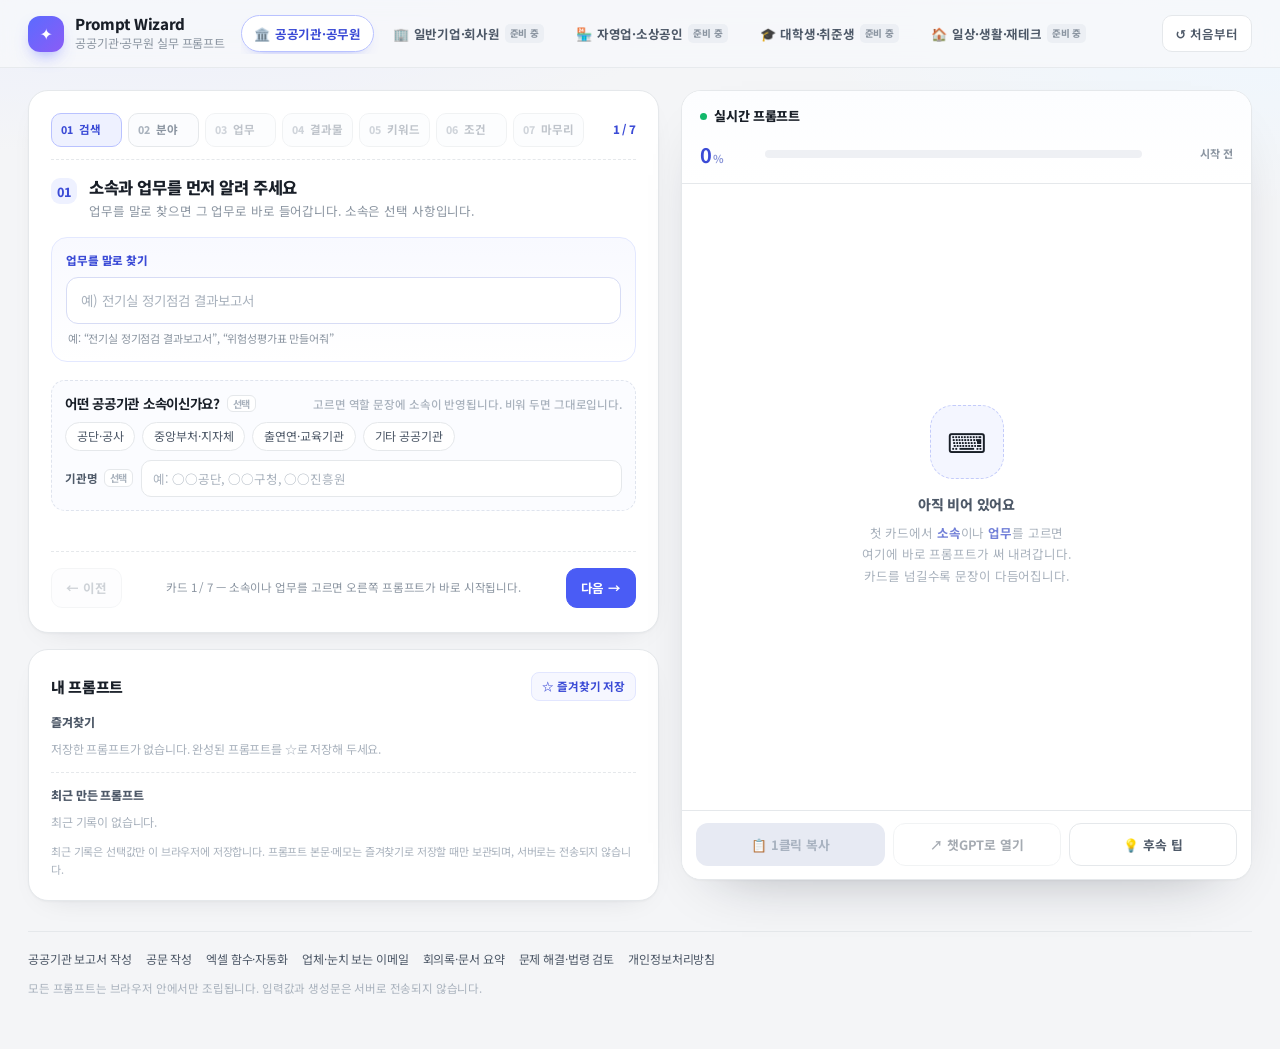
<file: index.html>
<!DOCTYPE html>
<html lang="ko">
<head>
<meta charset="utf-8">
<meta name="viewport" content="width=device-width, initial-scale=1">
<meta name="color-scheme" content="light">
<title>Prompt Wizard · 공공기관 8대 분야 업무 AI 프롬프트 생성기</title>
<meta name="description" content="공공기관 8대 분야 62개 업무에 맞는 AI 프롬프트를 카드 7장으로 만듭니다. 업무를 말로 검색하고 핵심 키워드·세부 조건을 더해 실무 기준으로 조립합니다.">
<meta name="robots" content="index,follow">
<meta name="theme-color" content="#4a5cf5">
<link rel="canonical" href="https://elcue2-cpu.github.io/Prompt-wizard/">
<meta property="og:type" content="website">
<meta property="og:site_name" content="Prompt Wizard">
<meta property="og:locale" content="ko_KR">
<meta property="og:title" content="Prompt Wizard · 공공기관 보고서·공문 AI 프롬프트 생성기">
<meta property="og:description" content="보고서·공문·엑셀·메일·회의록 요약을 개조식 서식에 맞춰 조립하는 무료 AI 프롬프트 위자드. 카드 7장을 넘기며 완성하고 품질 점수로 점검합니다.">
<meta property="og:url" content="https://elcue2-cpu.github.io/Prompt-wizard/">
<meta property="og:image" content="https://elcue2-cpu.github.io/Prompt-wizard/assets/img/og-default.png">
<meta name="twitter:card" content="summary_large_image">
<meta name="twitter:title" content="Prompt Wizard · 공공기관 보고서·공문 AI 프롬프트 생성기">
<meta name="twitter:description" content="공공기관 실무 문서를 위한 AI 프롬프트를 카드 7장으로 조립합니다. 보고서·공문·엑셀·메일·회의록 요약.">
<meta name="twitter:image" content="https://elcue2-cpu.github.io/Prompt-wizard/assets/img/og-default.png">
<link rel="icon" href="data:image/svg+xml,%3Csvg xmlns='http://www.w3.org/2000/svg' viewBox='0 0 100 100'%3E%3Ctext y='.9em' font-size='88'%3E%E2%9C%A8%3C/text%3E%3C/svg%3E">
<link rel="preconnect" href="https://fonts.googleapis.com">
<link rel="preconnect" href="https://fonts.gstatic.com" crossorigin>
<link href="https://fonts.googleapis.com/css2?family=Noto+Sans+KR:wght@400;500;700;800&display=swap" rel="stylesheet">
<link rel="stylesheet" href="assets/css/app.css?v=4.4.3">
</head>
<body>

<noscript>
  <div style="margin:0;padding:14px 18px;background:#fff4e5;color:#8a5a00;font-size:13px;text-align:center;border-bottom:1px solid #ffe2b8">
    이 도구는 자바스크립트로 프롬프트를 조립합니다. 브라우저에서 자바스크립트를 켜고 다시 열어 주세요.
  </div>
</noscript>

<!-- ======================= 상단 바 + 상위 카테고리 ======================= -->
<header class="topbar">
  <div class="topbar-inner">
    <div class="brand">
      <div class="brand-mark" aria-hidden="true">✦</div>
      <div class="brand-text">
        <div class="brand-title">Prompt Wizard</div>
        <div class="brand-sub" id="brandSub">공공기관·공무원 실무 프롬프트</div>
      </div>
    </div>
    <nav class="catnav" id="catNav" aria-label="상위 카테고리"></nav>
    <button type="button" class="reset-btn" id="resetBtn">↺ 처음부터</button>
  </div>
</header>

<main class="app">
  <div class="workspace">

    <!-- =================== 왼쪽: 4단계 위자드 =================== -->
    <div class="col-left">

      <section class="card wizard" id="wizardCard">
        <div class="wizard-top">
          <div class="step-rail" id="stepRail" aria-label="진행 단계"></div>
          <div class="step-count" id="stepCount" aria-live="polite">1 / 7</div>
        </div>

        <!-- 카드 7장 슬라이드 — 한 번에 한 장만 보이고, 이전/다음으로 옆으로 넘어간다 -->
        <div class="wstep-view" id="wstepView">
          <div class="wsteps" id="wsteps">

            <!-- CARD 01 — 소속 & 검색 -->
            <section class="wstep is-active" id="wstep1" data-card="1" aria-label="카드 1 소속과 검색">
              <div class="step-head">
                <span class="step-num">01</span>
                <div>
                  <h2 class="step-title">소속과 업무를 먼저 알려 주세요</h2>
                  <p class="step-sub">업무를 말로 찾으면 그 업무로 바로 들어갑니다. 소속은 선택 사항입니다.</p>
                </div>
              </div>
              <div class="search-box">
                <label class="search-label" for="searchInput">업무를 말로 찾기</label>
                <div class="search-row">
                  <input id="searchInput" type="search" autocomplete="off" spellcheck="false"
                    placeholder="예) 전기실 정기점검 결과보고서" aria-describedby="searchHint">
                  <button type="button" class="search-clear" id="searchClear" hidden aria-label="검색어 지우기">✕</button>
                </div>
                <p class="search-hint" id="searchHint">예: “전기실 정기점검 결과보고서”, “위험성평가표 만들어줘”</p>
                <div class="search-results" id="searchResults" hidden aria-label="검색 결과"></div>
              </div>
              <div class="org-block" id="orgBlock">
                <div class="q-label">
                  <span class="q-label-tx">어떤 공공기관 소속이신가요? <span class="opt-tag">선택</span></span>
                  <span class="q-hint">고르면 역할 문장에 소속이 반영됩니다. 비워 두면 그대로입니다.</span>
                </div>
                <div class="chips org-chips" id="orgTypes" role="group" aria-label="소속 기관 성격"></div>
                <div class="org-name-row">
                  <label class="org-name-label" for="orgName">기관명 <span class="opt-tag">선택</span></label>
                  <input id="orgName" type="text" autocomplete="off" spellcheck="false" maxlength="40"
                    placeholder="예: ○○공단, ○○구청, ○○진흥원">
                </div>
              </div>
            </section>

            <!-- CARD 02 — 담당 분야 -->
            <section class="wstep" id="wstep2" data-card="2" aria-hidden="true" aria-label="카드 2 담당 분야">
              <div class="step-head">
                <span class="step-num">02</span>
                <div>
                  <h2 class="step-title">어떤 분야의 업무를 담당하고 계신가요?</h2>
                  <p class="step-sub">8개 분야 중 하나를 고르면 그 분야의 세부 업무만 이어서 보여 드립니다.</p>
                </div>
              </div>
              <div class="job-grid" id="jobGrid" role="group" aria-label="직무 분야 선택"></div>
            </section>

            <!-- CARD 03 — 세부 업무 -->
            <section class="wstep" id="wstep3" data-card="3" aria-hidden="true" aria-label="카드 3 세부 업무">
              <div class="step-head">
                <span class="step-num">03</span>
                <div>
                  <h2 class="step-title">구체적으로 어떤 업무를 하고 계신가요?</h2>
                  <p class="step-sub" id="taskSub">앞 카드에서 분야를 먼저 골라 주세요.</p>
                </div>
              </div>
              <div class="chips" id="taskChips" role="group" aria-label="세부 업무 선택"></div>
            </section>

            <!-- CARD 04 — 원하는 결과물 -->
            <section class="wstep" id="wstep4" data-card="4" aria-hidden="true" aria-label="카드 4 원하는 결과물">
              <div class="step-head">
                <span class="step-num">04</span>
                <div>
                  <h2 class="step-title">지금 어떤 결과물이 필요하신가요?</h2>
                  <p class="step-sub" id="outSub">결과물을 고르면 필요한 세부 조건만 이어서 묻습니다.</p>
                </div>
              </div>
              <div class="tpl-wrap" id="tplWrap" hidden>
                <div class="tpl-head">
                  <span class="tpl-title">이 업무 전용 특화 템플릿</span>
                  <span class="tpl-count" id="tplCount">0</span>
                  <span class="tpl-note">고르면 결과물·조건이 미리 채워집니다.</span>
                </div>
                <div class="tpl-grid" id="tplGrid" role="group" aria-label="업무 전용 템플릿"></div>
              </div>
              <h3 class="out-head">공통 결과물 7종</h3>
              <div class="out-grid" id="outGrid" role="group" aria-label="결과물 선택"></div>
            </section>

            <!-- CARD 05 — 핵심 키워드 -->
            <section class="wstep" id="wstep5" data-card="5" aria-hidden="true" aria-label="카드 5 핵심 키워드">
              <div class="step-head">
                <span class="step-num">05</span>
                <div>
                  <h2 class="step-title">이번 문서에서 꼭 다룰 핵심 키워드나 주제가 있나요?</h2>
                  <p class="step-sub">한 단어라도 좋습니다. 넣으면 프롬프트가 그 주제를 중심으로 조립됩니다.</p>
                </div>
              </div>
              <div class="kw-box">
                <label class="kw-label" for="keywordInput">핵심 키워드 <span class="opt-tag">선택</span></label>
                <input id="keywordInput" type="text" autocomplete="off" spellcheck="false" maxlength="120"
                  placeholder="예: 동절기 전기실 정전 대비, 노후 장비 교체 예산" aria-describedby="kwHint">
                <div class="kw-examples" id="kwExamples" role="group" aria-label="키워드 예시"></div>
                <p class="kw-hint" id="kwHint">쉼표로 여러 개를 넣어도 됩니다. 예시를 누르면 입력창에 들어가고, 비워 두면 예전과 똑같이 조립됩니다.</p>
              </div>
            </section>

            <!-- CARD 06 — 세부 조건 -->
            <section class="wstep" id="wstep6" data-card="6" aria-hidden="true" aria-label="카드 6 세부 조건">
              <div class="step-head">
                <span class="step-num">06</span>
                <div>
                  <h2 class="step-title">결과물에 맞출 세부 조건을 골라 주세요</h2>
                  <p class="step-sub" id="condSub">꼭 필요한 항목만 묻습니다. 선택 사항은 접어 두었습니다.</p>
                </div>
              </div>

              <div class="frame-wrap" id="frameWrap" hidden>
                <div class="q-label">
                  <span class="q-label-tx">분야 공통 조건</span>
                  <span class="q-hint">이 분야 문서에 늘 필요한 질문입니다. 답한 것만 프롬프트에 들어갑니다.</span>
                </div>
                <div id="frameAsks"></div>
              </div>

              <div id="detailAsks"></div>
              <button type="button" class="more-btn" id="moreAsksBtn" hidden></button>
            </section>

            <!-- CARD 07 — 상세 상황 · 마무리 -->
            <section class="wstep" id="wstep7" data-card="7" aria-hidden="true" aria-label="카드 7 상세 상황과 마무리">
              <div class="step-head">
                <span class="step-num">07</span>
                <div>
                  <h2 class="step-title">마지막으로 구체적인 상황이나 배경을 적어주세요</h2>
                  <p class="step-sub">숫자·기한·이름이 들어가면 결과가 확 좋아집니다. 마지막으로 AI 헛소리 방지 장치를 확인하세요.</p>
                </div>
              </div>

              <div class="memo">
                <div class="memo-top">
                  <span class="q-label-tx" id="memoLabel">핵심 상황·메모</span>
                  <button type="button" class="mini-btn" id="exampleBtn">✨ 예시 채워보기</button>
                </div>
                <textarea id="memo" rows="4" spellcheck="false"
                  placeholder="결과물을 고르면 여기에 어떤 내용을 적으면 되는지 예시로 알려드립니다."></textarea>
                <div class="memo-foot">
                  <span id="memoHint">구체적인 숫자·기한·이름이 들어갈수록 결과가 좋아집니다.</span>
                  <span id="memoCount">0자</span>
                </div>
              </div>

              <div class="guard-block">
                <div class="q-label">
                  <span class="q-label-tx">AI 헛소리 방지 장치</span>
                  <span class="q-hint">필요한 것만 켜 두세요. 여러 개 선택할 수 있습니다.</span>
                </div>
                <div class="guard-list" id="guardrailList" role="group" aria-label="가드레일 선택"></div>
              </div>
            </section>

          </div>
        </div>

        <!-- 카드 이동 — 한 번에 한 장만 보이므로 아래에서 이전/다음을 오간다 -->
        <div class="wstep-nav" id="stepNav">
          <button type="button" class="nav-btn" id="stepPrev">← 이전</button>
          <span class="nav-hint" id="stepNavHint">카드 1 — 소속이나 업무를 고르면 오른쪽 프롬프트가 바로 시작됩니다.</span>
          <button type="button" class="nav-btn is-primary" id="stepNext">다음 →</button>
        </div>
      </section>

      <!-- 광고 자리 1: 위자드와 안내 사이 (승인 전에는 표시되지 않음) -->
      <div class="ad-slot ad-slot--start" id="adStart" data-ad-slot="start" hidden aria-hidden="true"></div>

      <!-- 즐겨찾기 · 최근 프롬프트 (localStorage 사용 가능할 때만) -->
      <section class="card shelf" id="shelfCard" hidden>
        <div class="shelf-head">
          <h2 class="shelf-title">내 프롬프트</h2>
          <div class="shelf-actions">
            <button type="button" class="mini-btn" id="favAdd" disabled>☆ 즐겨찾기 저장</button>
            <button type="button" class="mini-btn" id="favClear" hidden>전체 삭제</button>
          </div>
        </div>
        <div class="shelf-group">
          <h3 class="shelf-sub">즐겨찾기</h3>
          <p class="shelf-empty" id="favEmpty">저장한 프롬프트가 없습니다. 완성된 프롬프트를 ☆로 저장해 두세요.</p>
          <ul class="shelf-list" id="favList"></ul>
        </div>
        <div class="shelf-group">
          <h3 class="shelf-sub">최근 만든 프롬프트</h3>
          <p class="shelf-empty" id="recentEmpty">최근 기록이 없습니다.</p>
          <ul class="shelf-list" id="recentList"></ul>
        </div>
        <p class="shelf-note">최근 기록은 선택값만 이 브라우저에 저장합니다. 프롬프트 본문·메모는 즐겨찾기로 저장할 때만 보관되며, 서버로는 전송되지 않습니다.</p>
      </section>

    </div>

    <!-- =================== 오른쪽(모바일에서는 아래): 실시간 프롬프트 =================== -->
    <aside class="preview-col" id="previewCol" aria-label="프롬프트 실시간 미리보기">
      <div class="preview-head">
        <div class="ph-top">
          <div class="ph-title">
            <span class="live-dot" aria-hidden="true"></span>
            실시간 프롬프트
          </div>
        </div>

        <div class="gauge-row">
          <div class="gauge-num"><b id="pctNum">0</b><small>%</small></div>
          <div class="gauge-track"><div class="gauge-fill" id="gaugeFill"></div></div>
          <div class="gauge-tag" id="pctLabel">시작 전</div>
        </div>
      </div>

      <div class="prompt-body" id="promptBody">
        <div class="empty" id="emptyState">
          <div class="empty-art" aria-hidden="true">⌨️</div>
          <p class="empty-title">아직 비어 있어요</p>
          <p class="empty-desc">첫 카드에서 <b>소속</b>이나 <b>업무</b>를 고르면<br>여기에 바로 프롬프트가 써 내려갑니다.<br>카드를 넘길수록 문장이 다듬어집니다.</p>
        </div>

        <div class="pw-doc" id="promptDoc" hidden>
          <div class="pw-bar" id="pwBar">
            <span class="pw-dot" id="pwDot" aria-hidden="true"></span>
            <span class="pw-status" id="pwStatus">실시간 프롬프트 생성 중…</span>
            <span class="pw-meta" id="pwMeta"></span>
            <button type="button" class="pw-edit" id="pwEdit" aria-pressed="false" aria-controls="pwTextarea">✎ 직접 수정</button>
          </div>

          <div class="pw-editor" id="promptEditor" aria-label="완성된 프롬프트"></div>

          <textarea class="pw-textarea" id="pwTextarea" hidden spellcheck="false" aria-label="프롬프트 직접 수정"></textarea>

          <p class="pw-hint" id="pwHint" hidden>마지막 카드의 <b>핵심 상황·메모</b>를 채우면 “상황은 다음과 같습니다” 문단이 이어집니다.</p>

          <div class="pw-foot" id="pwFoot" hidden>
            <span>선택이 바뀌었어요. 지금은 직접 수정한 글이 그대로 쓰입니다.</span>
            <button type="button" id="pwRebuild">↻ 자동 생성 반영</button>
          </div>
        </div>
      </div>

      <!-- 품질 점검 (AI 호출 없이 화면의 선택값만으로 계산) -->
      <section class="quality" id="qualityPanel" hidden aria-label="프롬프트 품질 점검">
        <button type="button" class="quality-head" id="qualityToggle" aria-expanded="false" aria-controls="qualityBody">
          <span class="quality-score"><b id="qualityScore">0</b><small>점</small></span>
          <span class="quality-title">프롬프트 품질 점검</span>
          <span class="quality-label" id="qualityLabel">시작 전</span>
          <span class="quality-caret" aria-hidden="true">▾</span>
        </button>
        <div class="quality-body" id="qualityBody" hidden>
          <ul class="quality-list" id="qualityList"></ul>
          <p class="quality-note">AI를 부르지 않고, 지금 화면의 선택값만으로 계산합니다.</p>
        </div>
      </section>

      <!-- 광고 자리 2: 완성 영역 아래 (복사 버튼과 150px 이상 이격, 모바일에서는 숨김) -->
      <div class="ad-slot ad-slot--end" id="adEnd" data-ad-slot="end" hidden aria-hidden="true"></div>

      <div class="tips" id="tipsPanel"></div>

      <div class="actions">
        <button type="button" class="btn btn-primary" id="copyBtn" disabled>📋 1클릭 복사</button>
        <a class="btn btn-ghost is-off" id="gptBtn" href="#" target="_blank" rel="noopener noreferrer">↗ 챗GPT로 열기</a>
        <button type="button" class="btn btn-ghost" id="tipsBtn">💡 후속 팁</button>
      </div>
    </aside>

  </div>

  <!-- 광고 자리 3: 메인 하단 (승인 전에는 표시되지 않음) -->
  <div class="ad-slot ad-slot--main" id="adMain" data-ad-slot="main" hidden aria-hidden="true"></div>

  <footer class="site-foot">
    <nav class="foot-links" aria-label="활용 가이드">
      <a href="landing/public-report.html">공공기관 보고서 작성</a>
      <a href="landing/official-document.html">공문 작성</a>
      <a href="landing/excel-automation.html">엑셀 함수·자동화</a>
      <a href="landing/business-email.html">업체·눈치 보는 이메일</a>
      <a href="landing/meeting-summary.html">회의록·문서 요약</a>
      <a href="landing/issue-review.html">문제 해결·법령 검토</a>
      <a href="privacy.html">개인정보처리방침</a>
    </nav>
    <p class="foot-note">모든 프롬프트는 브라우저 안에서만 조립됩니다. 입력값과 생성문은 서버로 전송되지 않습니다.</p>
  </footer>
</main>

<!-- 준비 중 카테고리 안내 모달 (화면·위자드 상태는 그대로 두고 이 팝업만 띄운다) -->
<div class="modal" id="catModal" hidden aria-hidden="true">
  <div class="modal-veil" id="catModalVeil"></div>
  <div class="modal-card" id="catModalCard" role="dialog" aria-modal="true"
       aria-labelledby="catModalTitle" aria-describedby="catModalDesc" tabindex="-1">
    <button type="button" class="modal-x" id="catModalClose" aria-label="닫기">✕</button>
    <div class="modal-ic" id="catModalIcon" aria-hidden="true">🏢</div>
    <p class="modal-kicker">🚧 준비 중인 카테고리예요</p>
    <h2 class="modal-title" id="catModalTitle">준비 중</h2>
    <p class="modal-desc" id="catModalDesc"></p>
    <ul class="modal-list" id="catModalList"></ul>
    <p class="modal-note">지금 보시던 <b>공공기관·공무원</b> 도구와 작성 중인 내용은 그대로예요.</p>
    <div class="modal-acts">
      <button type="button" class="btn btn-primary modal-ok" id="catModalOk">확인</button>
    </div>
  </div>
</div>

<div class="toast" id="toast" role="status" aria-live="polite"></div>
<div class="sr-only" id="liveStatus" aria-live="polite"></div>

<script defer src="assets/js/data/manifest.js?v=4.4.3"></script>
<script defer src="assets/js/data/config.js?v=4.4.3"></script>
<script defer src="assets/js/data/categories.js?v=4.4.3"></script>
<script defer src="assets/js/data/domains.js?v=4.4.3"></script>
<script defer src="assets/js/data/tasks-office.js?v=4.4.3"></script>
<script defer src="assets/js/data/templates-office.js?v=4.4.3"></script>
<script defer src="assets/js/data/frames-office.js?v=4.4.3"></script>
<script defer src="assets/js/data/outputs-office.js?v=4.4.3"></script>
<script defer src="assets/js/data/options-office.js?v=4.4.3"></script>
<script defer src="assets/js/data/taxonomy-alias.js?v=4.4.3"></script>
<script defer src="assets/js/data/search-synonyms.js?v=4.4.3"></script>
<script defer src="assets/js/data/guards.js?v=4.4.3"></script>
<script defer src="assets/js/engine.js?v=4.4.3"></script>
<script defer src="assets/js/search.js?v=4.4.3"></script>
<script defer src="assets/js/quality.js?v=4.4.3"></script>
<script defer src="assets/js/store.js?v=4.4.3"></script>
<script defer src="assets/js/ads.js?v=4.4.3"></script>
<script defer src="assets/js/editor.js?v=4.4.3"></script>
<script defer src="assets/js/app.js?v=4.4.3"></script>
</body>
</html>
</file>
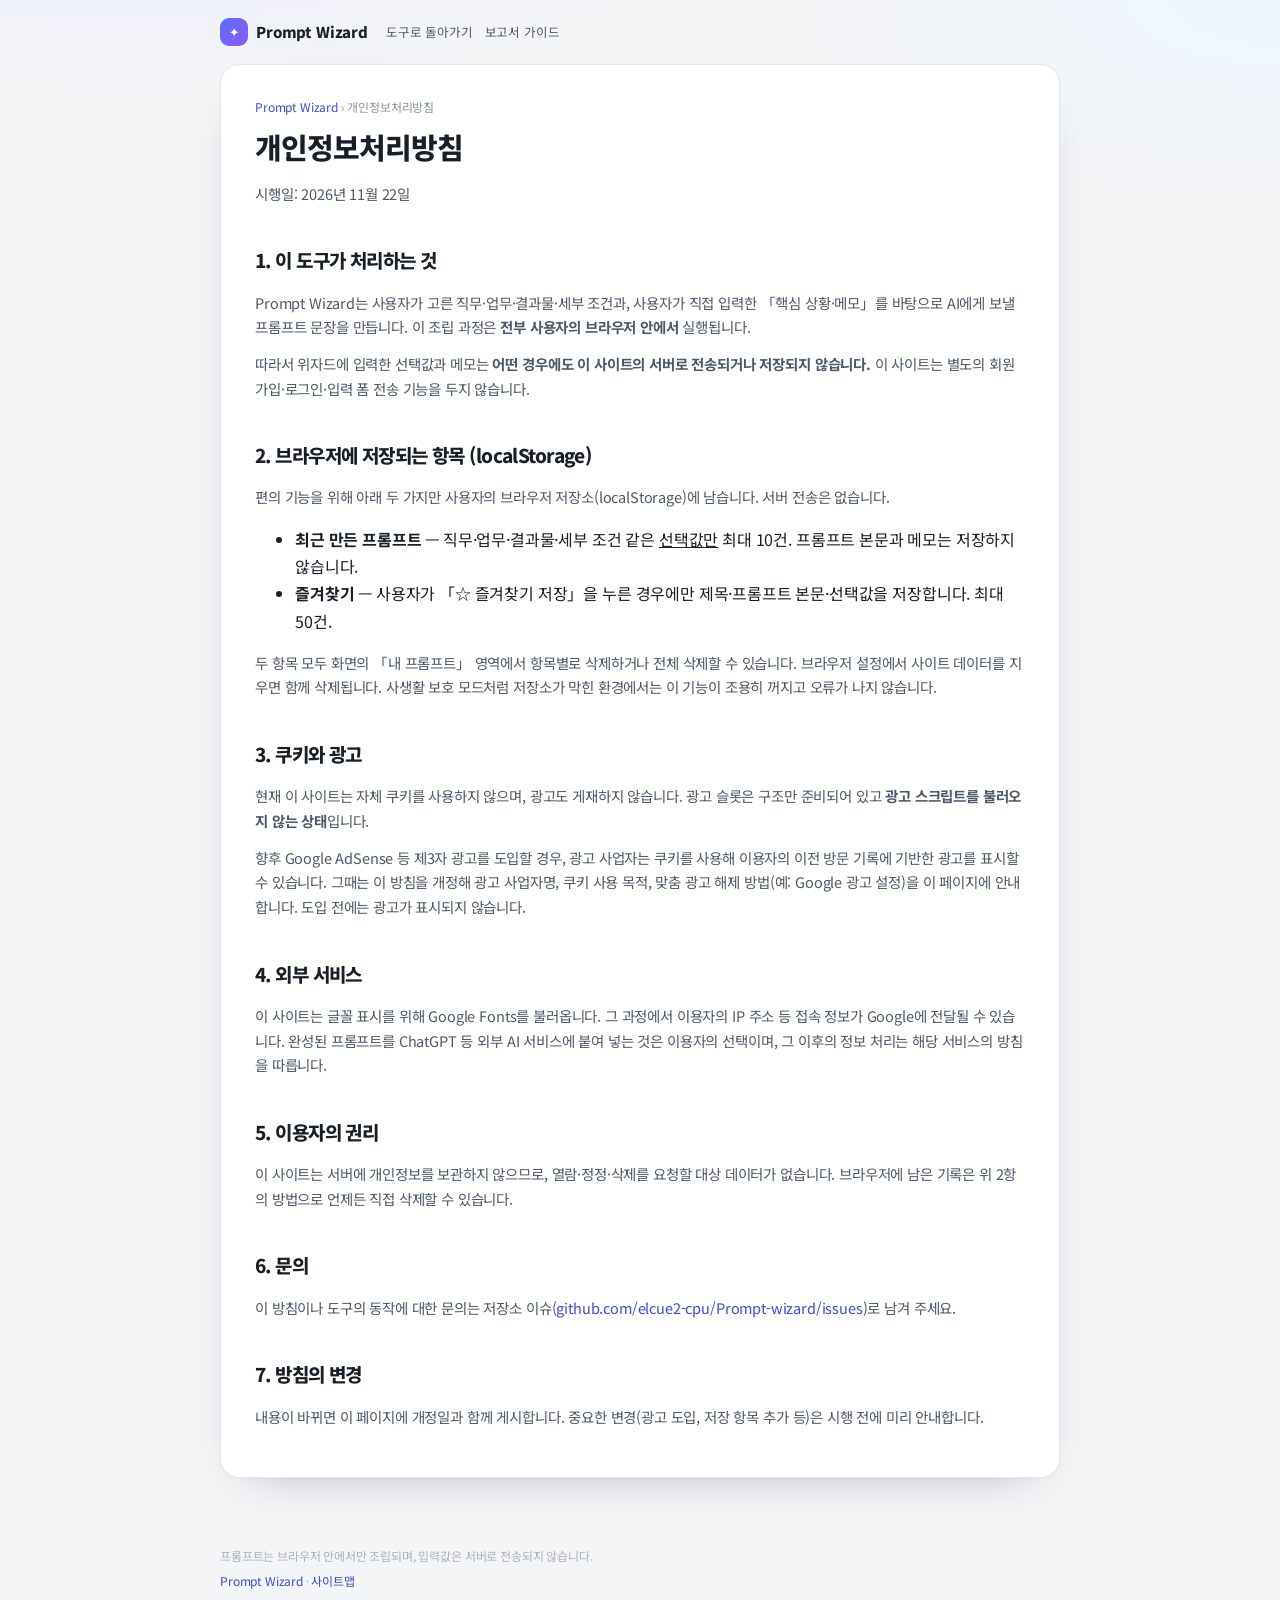
<file: privacy.html>
<!DOCTYPE html>
<html lang="ko">
<head>
<meta charset="utf-8">
<meta name="viewport" content="width=device-width, initial-scale=1">
<meta name="color-scheme" content="light">
<title>개인정보처리방침 · Prompt Wizard</title>
<meta name="description" content="Prompt Wizard의 개인정보처리방침. 모든 프롬프트는 브라우저 안에서만 조립되며 입력값은 서버로 전송되지 않습니다. 브라우저 저장소 항목과 삭제 방법, 향후 광고 쿠키 안내를 담았습니다.">
<meta name="robots" content="index,follow">
<link rel="canonical" href="https://elcue2-cpu.github.io/Prompt-wizard/privacy.html">
<meta property="og:type" content="website">
<meta property="og:site_name" content="Prompt Wizard">
<meta property="og:title" content="개인정보처리방침 · Prompt Wizard">
<meta property="og:description" content="프롬프트는 브라우저 안에서만 조립됩니다. 입력값의 서버 미전송, 브라우저 저장 항목, 삭제 방법을 안내합니다.">
<meta property="og:url" content="https://elcue2-cpu.github.io/Prompt-wizard/privacy.html">
<link rel="icon" href="data:image/svg+xml,%3Csvg xmlns='http://www.w3.org/2000/svg' viewBox='0 0 100 100'%3E%3Ctext y='.9em' font-size='88'%3E%E2%9C%A8%3C/text%3E%3C/svg%3E">
<link rel="preconnect" href="https://fonts.googleapis.com">
<link rel="preconnect" href="https://fonts.gstatic.com" crossorigin>
<link href="https://fonts.googleapis.com/css2?family=Noto+Sans+KR:wght@400;500;700;800&display=swap" rel="stylesheet">
<link rel="stylesheet" href="assets/css/landing.css">
</head>
<body>

<header class="lp-top">
  <a class="lp-brand" href="./"><span class="lp-mark" aria-hidden="true">✦</span> Prompt Wizard</a>
  <nav class="lp-nav" aria-label="안내">
    <a href="./">도구로 돌아가기</a>
    <a href="landing/public-report.html">보고서 가이드</a>
  </nav>
</header>

<main class="lp">
  <article>
    <p class="lp-crumb"><a href="./">Prompt Wizard</a> › 개인정보처리방침</p>
    <h1>개인정보처리방침</h1>
    <p>시행일: 2026년 11월 22일</p>

    <h2>1. 이 도구가 처리하는 것</h2>
    <p>Prompt Wizard는 사용자가 고른 직무·업무·결과물·세부 조건과, 사용자가 직접 입력한 「핵심 상황·메모」를 바탕으로 AI에게 보낼 프롬프트 문장을 만듭니다. 이 조립 과정은 <b>전부 사용자의 브라우저 안에서</b> 실행됩니다.</p>
    <p>따라서 위자드에 입력한 선택값과 메모는 <b>어떤 경우에도 이 사이트의 서버로 전송되거나 저장되지 않습니다.</b> 이 사이트는 별도의 회원가입·로그인·입력 폼 전송 기능을 두지 않습니다.</p>

    <h2>2. 브라우저에 저장되는 항목 (localStorage)</h2>
    <p>편의 기능을 위해 아래 두 가지만 사용자의 브라우저 저장소(localStorage)에 남습니다. 서버 전송은 없습니다.</p>
    <ul>
      <li><b>최근 만든 프롬프트</b> — 직무·업무·결과물·세부 조건 같은 <u>선택값만</u> 최대 10건. 프롬프트 본문과 메모는 저장하지 않습니다.</li>
      <li><b>즐겨찾기</b> — 사용자가 「☆ 즐겨찾기 저장」을 누른 경우에만 제목·프롬프트 본문·선택값을 저장합니다. 최대 50건.</li>
    </ul>
    <p>두 항목 모두 화면의 「내 프롬프트」 영역에서 항목별로 삭제하거나 전체 삭제할 수 있습니다. 브라우저 설정에서 사이트 데이터를 지우면 함께 삭제됩니다. 사생활 보호 모드처럼 저장소가 막힌 환경에서는 이 기능이 조용히 꺼지고 오류가 나지 않습니다.</p>

    <h2>3. 쿠키와 광고</h2>
    <p>현재 이 사이트는 자체 쿠키를 사용하지 않으며, 광고도 게재하지 않습니다. 광고 슬롯은 구조만 준비되어 있고 <b>광고 스크립트를 불러오지 않는 상태</b>입니다.</p>
    <p>향후 Google AdSense 등 제3자 광고를 도입할 경우, 광고 사업자는 쿠키를 사용해 이용자의 이전 방문 기록에 기반한 광고를 표시할 수 있습니다. 그때는 이 방침을 개정해 광고 사업자명, 쿠키 사용 목적, 맞춤 광고 해제 방법(예: Google 광고 설정)을 이 페이지에 안내합니다. 도입 전에는 광고가 표시되지 않습니다.</p>

    <h2>4. 외부 서비스</h2>
    <p>이 사이트는 글꼴 표시를 위해 Google Fonts를 불러옵니다. 그 과정에서 이용자의 IP 주소 등 접속 정보가 Google에 전달될 수 있습니다. 완성된 프롬프트를 ChatGPT 등 외부 AI 서비스에 붙여 넣는 것은 이용자의 선택이며, 그 이후의 정보 처리는 해당 서비스의 방침을 따릅니다.</p>

    <h2>5. 이용자의 권리</h2>
    <p>이 사이트는 서버에 개인정보를 보관하지 않으므로, 열람·정정·삭제를 요청할 대상 데이터가 없습니다. 브라우저에 남은 기록은 위 2항의 방법으로 언제든 직접 삭제할 수 있습니다.</p>

    <h2>6. 문의</h2>
    <p>이 방침이나 도구의 동작에 대한 문의는 저장소 이슈(<a href="https://github.com/elcue2-cpu/Prompt-wizard/issues">github.com/elcue2-cpu/Prompt-wizard/issues</a>)로 남겨 주세요.</p>

    <h2>7. 방침의 변경</h2>
    <p>내용이 바뀌면 이 페이지에 개정일과 함께 게시합니다. 중요한 변경(광고 도입, 저장 항목 추가 등)은 시행 전에 미리 안내합니다.</p>
  </article>
</main>

<footer class="lp-foot">
  <p>프롬프트는 브라우저 안에서만 조립되며, 입력값은 서버로 전송되지 않습니다.</p>
  <p><a href="./">Prompt Wizard</a> · <a href="sitemap.xml">사이트맵</a></p>
</footer>

</body>
</html>
</file>
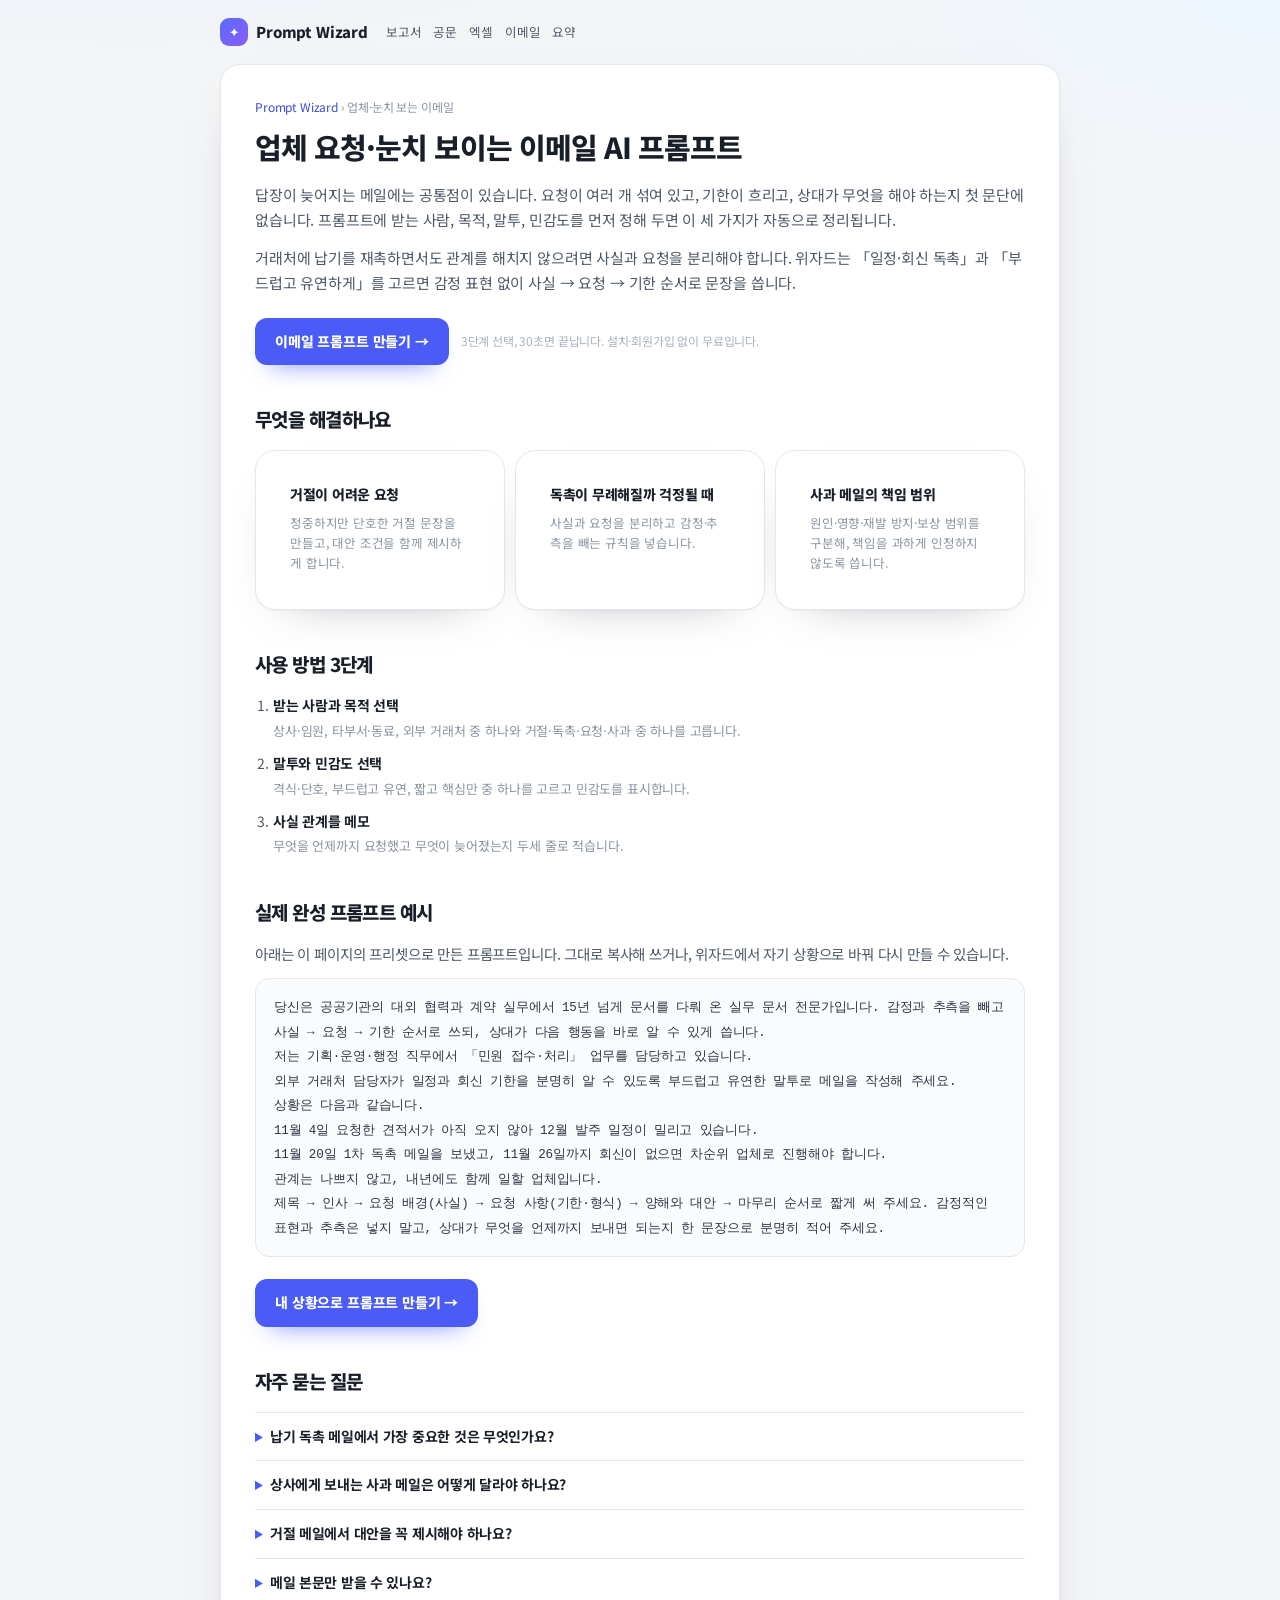
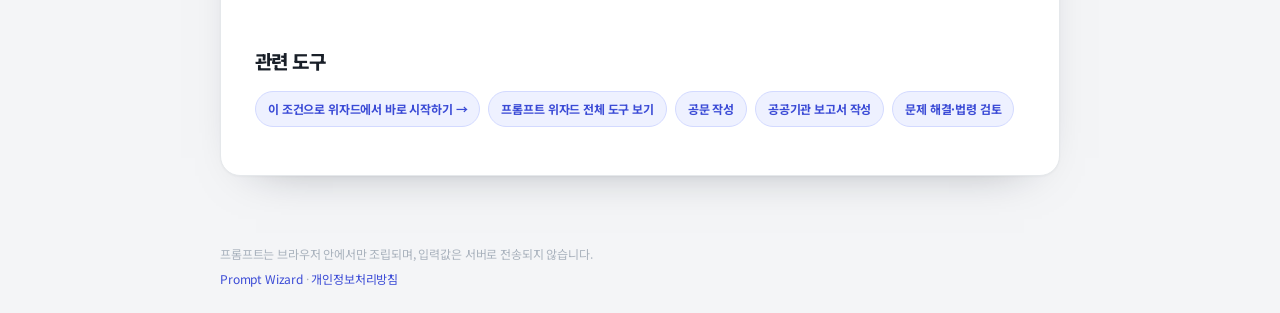
<file: landing/business-email.html>
<!DOCTYPE html>
<html lang="ko">
<head>
<meta charset="utf-8">
<meta name="viewport" content="width=device-width, initial-scale=1">
<meta name="color-scheme" content="light">
<title>업체 요청·눈치 보이는 이메일 AI 프롬프트 · 거절·독촉·사과</title>
<meta name="description" content="납기 독촉, 정중한 거절, 실수 사과, 협조 요청 메일을 상황과 상대에 맞춰 쓰는 AI 프롬프트. 상사·동료·거래처별 말투와 민감도를 골라 문장을 조립합니다.">
<meta name="robots" content="index,follow">
<meta name="theme-color" content="#4a5cf5">
<link rel="canonical" href="https://elcue2-cpu.github.io/Prompt-wizard/landing/business-email.html">
<meta property="og:type" content="article">
<meta property="og:site_name" content="Prompt Wizard">
<meta property="og:locale" content="ko_KR">
<meta property="og:title" content="업체 요청·눈치 보이는 이메일 AI 프롬프트 · 거절·독촉·사과">
<meta property="og:description" content="납기 독촉, 정중한 거절, 실수 사과, 협조 요청 메일을 상황과 상대에 맞춰 쓰는 AI 프롬프트. 상사·동료·거래처별 말투와 민감도를 골라 문장을 조립합니다.">
<meta property="og:url" content="https://elcue2-cpu.github.io/Prompt-wizard/landing/business-email.html">
<meta property="og:image" content="https://elcue2-cpu.github.io/Prompt-wizard/assets/img/og-default.png">
<meta name="twitter:card" content="summary_large_image">
<meta name="twitter:title" content="업체 요청·눈치 보이는 이메일 AI 프롬프트 · 거절·독촉·사과">
<meta name="twitter:description" content="납기 독촉, 정중한 거절, 실수 사과, 협조 요청 메일을 상황과 상대에 맞춰 쓰는 AI 프롬프트. 상사·동료·거래처별 말투와 민감도를 골라 문장을 조립합니다.">
<link rel="icon" href="data:image/svg+xml,%3Csvg xmlns='http://www.w3.org/2000/svg' viewBox='0 0 100 100'%3E%3Ctext y='.9em' font-size='88'%3E%E2%9C%A8%3C/text%3E%3C/svg%3E">
<link rel="preconnect" href="https://fonts.googleapis.com">
<link rel="preconnect" href="https://fonts.gstatic.com" crossorigin>
<link href="https://fonts.googleapis.com/css2?family=Noto+Sans+KR:wght@400;500;700;800&display=swap" rel="stylesheet">
<link rel="stylesheet" href="../assets/css/landing.css">
</head>
<body>

<header class="lp-top">
  <a class="lp-brand" href="../"><span class="lp-mark" aria-hidden="true">✦</span> Prompt Wizard</a>
  <nav class="lp-nav" aria-label="활용 가이드">
    <a href="public-report.html">보고서</a>
    <a href="official-document.html">공문</a>
    <a href="excel-automation.html">엑셀</a>
    <a href="business-email.html">이메일</a>
    <a href="meeting-summary.html">요약</a>
  </nav>
</header>

<main class="lp">
  <article>
    <p class="lp-crumb"><a href="../">Prompt Wizard</a> › 업체·눈치 보는 이메일</p>
    <h1>업체 요청·눈치 보이는 이메일 AI 프롬프트</h1>
    <div class="lp-lead">
      <p>답장이 늦어지는 메일에는 공통점이 있습니다. 요청이 여러 개 섞여 있고, 기한이 흐리고, 상대가 무엇을 해야 하는지 첫 문단에 없습니다. 프롬프트에 받는 사람, 목적, 말투, 민감도를 먼저 정해 두면 이 세 가지가 자동으로 정리됩니다.</p>
      <p>거래처에 납기를 재촉하면서도 관계를 해치지 않으려면 사실과 요청을 분리해야 합니다. 위자드는 「일정·회신 독촉」과 「부드럽고 유연하게」를 고르면 감정 표현 없이 사실 → 요청 → 기한 순서로 문장을 씁니다.</p>
    </div>

    <p class="lp-cta-row">
      <a class="lp-cta" href="../?cat=public&amp;job=offc&amp;task=complaint&amp;out=mail&amp;opt=mailTo%3Avendor%7CmailWhy%3Apush%7CmailTone%3Asoft">이메일 프롬프트 만들기 →</a>
      <span class="lp-cta-note">3단계 선택, 30초면 끝납니다. 설치·회원가입 없이 무료입니다.</span>
    </p>

    <section>
      <h2>무엇을 해결하나요</h2>
      <div class="lp-cards">
        <article class="card-mini"><h3>거절이 어려운 요청</h3><p>정중하지만 단호한 거절 문장을 만들고, 대안 조건을 함께 제시하게 합니다.</p></article>
        <article class="card-mini"><h3>독촉이 무례해질까 걱정될 때</h3><p>사실과 요청을 분리하고 감정·추측을 빼는 규칙을 넣습니다.</p></article>
        <article class="card-mini"><h3>사과 메일의 책임 범위</h3><p>원인·영향·재발 방지·보상 범위를 구분해, 책임을 과하게 인정하지 않도록 씁니다.</p></article>
      </div>
    </section>

    <section>
      <h2>사용 방법 3단계</h2>
      <ol class="lp-steps">
        <li><b>받는 사람과 목적 선택</b><p>상사·임원, 타부서·동료, 외부 거래처 중 하나와 거절·독촉·요청·사과 중 하나를 고릅니다.</p></li>
        <li><b>말투와 민감도 선택</b><p>격식·단호, 부드럽고 유연, 짧고 핵심만 중 하나를 고르고 민감도를 표시합니다.</p></li>
        <li><b>사실 관계를 메모</b><p>무엇을 언제까지 요청했고 무엇이 늦어졌는지 두세 줄로 적습니다.</p></li>
      </ol>
    </section>

    <section>
      <h2>실제 완성 프롬프트 예시</h2>
      <p>아래는 이 페이지의 프리셋으로 만든 프롬프트입니다. 그대로 복사해 쓰거나, 위자드에서 자기 상황으로 바꿔 다시 만들 수 있습니다.</p>
      <pre class="lp-prompt"><code>당신은 공공기관의 대외 협력과 계약 실무에서 15년 넘게 문서를 다뤄 온 실무 문서 전문가입니다. 감정과 추측을 빼고 사실 → 요청 → 기한 순서로 쓰되, 상대가 다음 행동을 바로 알 수 있게 씁니다.
저는 기획·운영·행정 직무에서 「민원 접수·처리」 업무를 담당하고 있습니다.
외부 거래처 담당자가 일정과 회신 기한을 분명히 알 수 있도록 부드럽고 유연한 말투로 메일을 작성해 주세요.
상황은 다음과 같습니다.
11월 4일 요청한 견적서가 아직 오지 않아 12월 발주 일정이 밀리고 있습니다.
11월 20일 1차 독촉 메일을 보냈고, 11월 26일까지 회신이 없으면 차순위 업체로 진행해야 합니다.
관계는 나쁘지 않고, 내년에도 함께 일할 업체입니다.
제목 → 인사 → 요청 배경(사실) → 요청 사항(기한·형식) → 양해와 대안 → 마무리 순서로 짧게 써 주세요. 감정적인 표현과 추측은 넣지 말고, 상대가 무엇을 언제까지 보내면 되는지 한 문장으로 분명히 적어 주세요.</code></pre>
      <p class="lp-cta-row">
        <a class="lp-cta" href="../?cat=public&amp;job=offc&amp;task=complaint&amp;out=mail&amp;opt=mailTo%3Avendor%7CmailWhy%3Apush%7CmailTone%3Asoft">내 상황으로 프롬프트 만들기 →</a>
      </p>
    </section>

    <!-- 광고 자리(랜딩): 승인 전에는 스크립트가 슬롯을 그리지 않습니다 -->
    <div class="ad-slot" data-ad-slot="landing" hidden aria-hidden="true"></div>

    <section>
      <h2>자주 묻는 질문</h2>
      <details class="faq"><summary>납기 독촉 메일에서 가장 중요한 것은 무엇인가요?</summary><p>요청과 기한을 한 문장으로 분명히 하는 것입니다. 감정적인 표현이나 추측(「연락이 없어 걱정됩니다」)은 빼고, 무엇을 언제까지 어떤 형식으로 받으면 되는지 적으면 답장률이 올라갑니다.</p></details>
        <details class="faq"><summary>상사에게 보내는 사과 메일은 어떻게 달라야 하나요?</summary><p>원인과 영향, 이미 한 조치, 재발 방지를 순서대로 쓰고 변명은 넣지 않습니다. 위자드에서 「상사 보고」 민감도를 고르면 책임 범위를 과하게 인정하지 않도록 문장이 조정됩니다.</p></details>
        <details class="faq"><summary>거절 메일에서 대안을 꼭 제시해야 하나요?</summary><p>관계를 이어 갈 상대라면 제안하는 편이 좋습니다. 조건(일정·범위·비용)을 한 줄로 붙이면 거절이 아니라 조정 요청으로 읽힙니다.</p></details>
        <details class="faq"><summary>메일 본문만 받을 수 있나요?</summary><p>가능합니다. 가드레일에서 「바로 복붙할 본문만 출력」을 켜면 인사말·설명 없이 본문만 나옵니다.</p></details>
    </section>

    <section>
      <h2>관련 도구</h2>
      <p class="lp-links">
      <a class="inline-cta" href="../?cat=public&amp;job=offc&amp;task=complaint&amp;out=mail&amp;opt=mailTo%3Avendor%7CmailWhy%3Apush%7CmailTone%3Asoft">이 조건으로 위자드에서 바로 시작하기 →</a>
      <a class="inline-cta" href="../">프롬프트 위자드 전체 도구 보기</a>
      <a class="inline-cta" href="official-document.html">공문 작성</a>
      <a class="inline-cta" href="public-report.html">공공기관 보고서 작성</a>
      <a class="inline-cta" href="issue-review.html">문제 해결·법령 검토</a>
      </p>
    </section>
  </article>
</main>

<footer class="lp-foot">
  <p>프롬프트는 브라우저 안에서만 조립되며, 입력값은 서버로 전송되지 않습니다.</p>
  <p><a href="../">Prompt Wizard</a> · <a href="../privacy.html">개인정보처리방침</a></p>
</footer>

<script type="application/ld+json">{"@context":"https://schema.org","@type":"FAQPage","mainEntity":[{"@type":"Question","name":"납기 독촉 메일에서 가장 중요한 것은 무엇인가요?","acceptedAnswer":{"@type":"Answer","text":"요청과 기한을 한 문장으로 분명히 하는 것입니다. 감정적인 표현이나 추측(「연락이 없어 걱정됩니다」)은 빼고, 무엇을 언제까지 어떤 형식으로 받으면 되는지 적으면 답장률이 올라갑니다."}},{"@type":"Question","name":"상사에게 보내는 사과 메일은 어떻게 달라야 하나요?","acceptedAnswer":{"@type":"Answer","text":"원인과 영향, 이미 한 조치, 재발 방지를 순서대로 쓰고 변명은 넣지 않습니다. 위자드에서 「상사 보고」 민감도를 고르면 책임 범위를 과하게 인정하지 않도록 문장이 조정됩니다."}},{"@type":"Question","name":"거절 메일에서 대안을 꼭 제시해야 하나요?","acceptedAnswer":{"@type":"Answer","text":"관계를 이어 갈 상대라면 제안하는 편이 좋습니다. 조건(일정·범위·비용)을 한 줄로 붙이면 거절이 아니라 조정 요청으로 읽힙니다."}},{"@type":"Question","name":"메일 본문만 받을 수 있나요?","acceptedAnswer":{"@type":"Answer","text":"가능합니다. 가드레일에서 「바로 복붙할 본문만 출력」을 켜면 인사말·설명 없이 본문만 나옵니다."}}]}</script>
<script defer src="../assets/js/data/config.js"></script>
<script defer src="../assets/js/ads.js"></script>
</body>
</html>
</file>
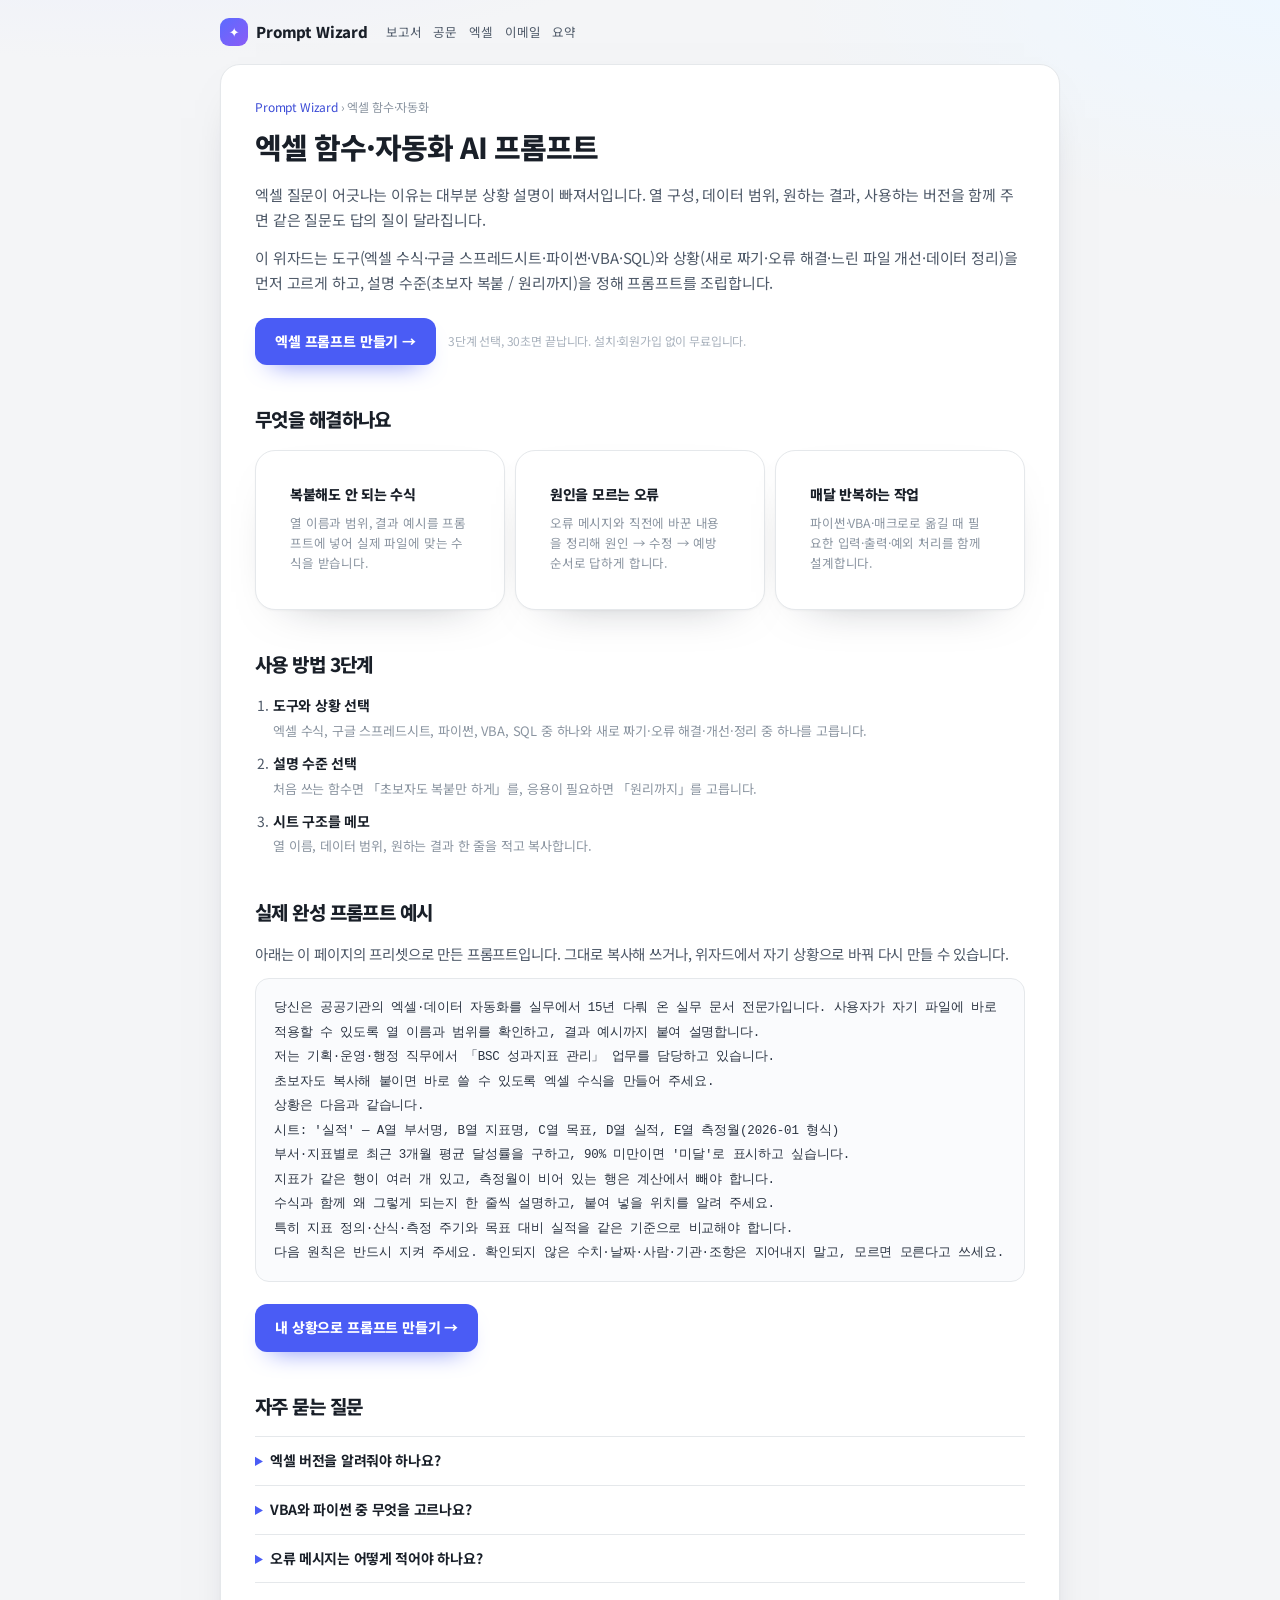
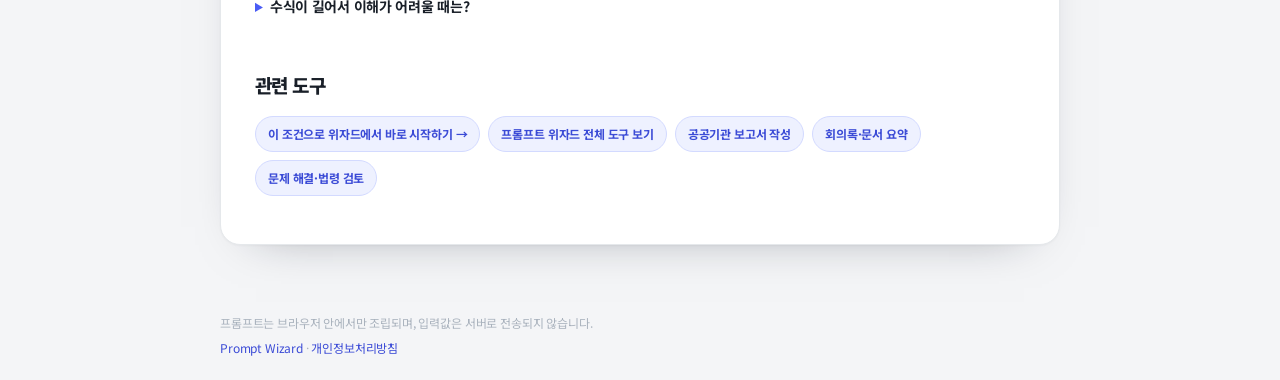
<file: landing/excel-automation.html>
<!DOCTYPE html>
<html lang="ko">
<head>
<meta charset="utf-8">
<meta name="viewport" content="width=device-width, initial-scale=1">
<meta name="color-scheme" content="light">
<title>엑셀 함수·자동화 AI 프롬프트 · 오류 해결과 데이터 정리</title>
<meta name="description" content="엑셀 수식, VBA 매크로, 파이썬 자동화, SQL 쿼리를 상황에 맞게 설명하는 AI 프롬프트. 초보자용 복붙 설명과 원리 설명을 골라 받고, 오류 메시지 해결까지 다룹니다.">
<meta name="robots" content="index,follow">
<meta name="theme-color" content="#4a5cf5">
<link rel="canonical" href="https://elcue2-cpu.github.io/Prompt-wizard/landing/excel-automation.html">
<meta property="og:type" content="article">
<meta property="og:site_name" content="Prompt Wizard">
<meta property="og:locale" content="ko_KR">
<meta property="og:title" content="엑셀 함수·자동화 AI 프롬프트 · 오류 해결과 데이터 정리">
<meta property="og:description" content="엑셀 수식, VBA 매크로, 파이썬 자동화, SQL 쿼리를 상황에 맞게 설명하는 AI 프롬프트. 초보자용 복붙 설명과 원리 설명을 골라 받고, 오류 메시지 해결까지 다룹니다.">
<meta property="og:url" content="https://elcue2-cpu.github.io/Prompt-wizard/landing/excel-automation.html">
<meta property="og:image" content="https://elcue2-cpu.github.io/Prompt-wizard/assets/img/og-default.png">
<meta name="twitter:card" content="summary_large_image">
<meta name="twitter:title" content="엑셀 함수·자동화 AI 프롬프트 · 오류 해결과 데이터 정리">
<meta name="twitter:description" content="엑셀 수식, VBA 매크로, 파이썬 자동화, SQL 쿼리를 상황에 맞게 설명하는 AI 프롬프트. 초보자용 복붙 설명과 원리 설명을 골라 받고, 오류 메시지 해결까지 다룹니다.">
<link rel="icon" href="data:image/svg+xml,%3Csvg xmlns='http://www.w3.org/2000/svg' viewBox='0 0 100 100'%3E%3Ctext y='.9em' font-size='88'%3E%E2%9C%A8%3C/text%3E%3C/svg%3E">
<link rel="preconnect" href="https://fonts.googleapis.com">
<link rel="preconnect" href="https://fonts.gstatic.com" crossorigin>
<link href="https://fonts.googleapis.com/css2?family=Noto+Sans+KR:wght@400;500;700;800&display=swap" rel="stylesheet">
<link rel="stylesheet" href="../assets/css/landing.css">
</head>
<body>

<header class="lp-top">
  <a class="lp-brand" href="../"><span class="lp-mark" aria-hidden="true">✦</span> Prompt Wizard</a>
  <nav class="lp-nav" aria-label="활용 가이드">
    <a href="public-report.html">보고서</a>
    <a href="official-document.html">공문</a>
    <a href="excel-automation.html">엑셀</a>
    <a href="business-email.html">이메일</a>
    <a href="meeting-summary.html">요약</a>
  </nav>
</header>

<main class="lp">
  <article>
    <p class="lp-crumb"><a href="../">Prompt Wizard</a> › 엑셀 함수·자동화</p>
    <h1>엑셀 함수·자동화 AI 프롬프트</h1>
    <div class="lp-lead">
      <p>엑셀 질문이 어긋나는 이유는 대부분 상황 설명이 빠져서입니다. 열 구성, 데이터 범위, 원하는 결과, 사용하는 버전을 함께 주면 같은 질문도 답의 질이 달라집니다.</p>
      <p>이 위자드는 도구(엑셀 수식·구글 스프레드시트·파이썬·VBA·SQL)와 상황(새로 짜기·오류 해결·느린 파일 개선·데이터 정리)을 먼저 고르게 하고, 설명 수준(초보자 복붙 / 원리까지)을 정해 프롬프트를 조립합니다.</p>
    </div>

    <p class="lp-cta-row">
      <a class="lp-cta" href="../?cat=public&amp;job=biz&amp;task=performance&amp;out=excel&amp;opt=tool%3Aexcel%7Cxl%3Abuild%7Cdepth%3Abeginner">엑셀 프롬프트 만들기 →</a>
      <span class="lp-cta-note">3단계 선택, 30초면 끝납니다. 설치·회원가입 없이 무료입니다.</span>
    </p>

    <section>
      <h2>무엇을 해결하나요</h2>
      <div class="lp-cards">
        <article class="card-mini"><h3>복붙해도 안 되는 수식</h3><p>열 이름과 범위, 결과 예시를 프롬프트에 넣어 실제 파일에 맞는 수식을 받습니다.</p></article>
        <article class="card-mini"><h3>원인을 모르는 오류</h3><p>오류 메시지와 직전에 바꾼 내용을 정리해 원인 → 수정 → 예방 순서로 답하게 합니다.</p></article>
        <article class="card-mini"><h3>매달 반복하는 작업</h3><p>파이썬·VBA·매크로로 옮길 때 필요한 입력·출력·예외 처리를 함께 설계합니다.</p></article>
      </div>
    </section>

    <section>
      <h2>사용 방법 3단계</h2>
      <ol class="lp-steps">
        <li><b>도구와 상황 선택</b><p>엑셀 수식, 구글 스프레드시트, 파이썬, VBA, SQL 중 하나와 새로 짜기·오류 해결·개선·정리 중 하나를 고릅니다.</p></li>
        <li><b>설명 수준 선택</b><p>처음 쓰는 함수면 「초보자도 복붙만 하게」를, 응용이 필요하면 「원리까지」를 고릅니다.</p></li>
        <li><b>시트 구조를 메모</b><p>열 이름, 데이터 범위, 원하는 결과 한 줄을 적고 복사합니다.</p></li>
      </ol>
    </section>

    <section>
      <h2>실제 완성 프롬프트 예시</h2>
      <p>아래는 이 페이지의 프리셋으로 만든 프롬프트입니다. 그대로 복사해 쓰거나, 위자드에서 자기 상황으로 바꿔 다시 만들 수 있습니다.</p>
      <pre class="lp-prompt"><code>당신은 공공기관의 엑셀·데이터 자동화를 실무에서 15년 다뤄 온 실무 문서 전문가입니다. 사용자가 자기 파일에 바로 적용할 수 있도록 열 이름과 범위를 확인하고, 결과 예시까지 붙여 설명합니다.
저는 기획·운영·행정 직무에서 「BSC 성과지표 관리」 업무를 담당하고 있습니다.
초보자도 복사해 붙이면 바로 쓸 수 있도록 엑셀 수식을 만들어 주세요.
상황은 다음과 같습니다.
시트: &#x27;실적&#x27; — A열 부서명, B열 지표명, C열 목표, D열 실적, E열 측정월(2026-01 형식)
부서·지표별로 최근 3개월 평균 달성률을 구하고, 90% 미만이면 &#x27;미달&#x27;로 표시하고 싶습니다.
지표가 같은 행이 여러 개 있고, 측정월이 비어 있는 행은 계산에서 빼야 합니다.
수식과 함께 왜 그렇게 되는지 한 줄씩 설명하고, 붙여 넣을 위치를 알려 주세요.
특히 지표 정의·산식·측정 주기와 목표 대비 실적을 같은 기준으로 비교해야 합니다.
다음 원칙은 반드시 지켜 주세요. 확인되지 않은 수치·날짜·사람·기관·조항은 지어내지 말고, 모르면 모른다고 쓰세요.</code></pre>
      <p class="lp-cta-row">
        <a class="lp-cta" href="../?cat=public&amp;job=biz&amp;task=performance&amp;out=excel&amp;opt=tool%3Aexcel%7Cxl%3Abuild%7Cdepth%3Abeginner">내 상황으로 프롬프트 만들기 →</a>
      </p>
    </section>

    <!-- 광고 자리(랜딩): 승인 전에는 스크립트가 슬롯을 그리지 않습니다 -->
    <div class="ad-slot" data-ad-slot="landing" hidden aria-hidden="true"></div>

    <section>
      <h2>자주 묻는 질문</h2>
      <details class="faq"><summary>엑셀 버전을 알려줘야 하나요?</summary><p>네. Microsoft 365, 2019, 2016처럼 버전을 적으면 동적 배열 함수(FILTER, XLOOKUP) 사용 가능 여부를 구분해 답합니다. 버전을 모르면 호환되는 함수로 먼저 제안하도록 요청하세요.</p></details>
        <details class="faq"><summary>VBA와 파이썬 중 무엇을 고르나요?</summary><p>그 파일을 계속 손으로 쓸 거라면 VBA가 편하고, 여러 파일을 한꺼번에 처리하거나 정기 실행이 필요하면 파이썬이 낫습니다. 위자드에서는 도구 선택만 바꾸면 문장이 그에 맞게 조립됩니다.</p></details>
        <details class="faq"><summary>오류 메시지는 어떻게 적어야 하나요?</summary><p>오류 문구 전체, 오류가 나는 셀·행, 직전에 바꾼 내용을 그대로 적는 것이 가장 빠릅니다. 메모에 세 줄로 정리해 넣으면 원인 → 수정 → 예방 순서로 답이 나옵니다.</p></details>
        <details class="faq"><summary>수식이 길어서 이해가 어려울 때는?</summary><p>설명 수준에서 「원리까지 간단히」를 고르면 각 함수의 역할과 계산 순서를 풀어 설명합니다. 초보자 모드는 복붙용 수식과 적용 위치만 짧게 제시합니다.</p></details>
    </section>

    <section>
      <h2>관련 도구</h2>
      <p class="lp-links">
      <a class="inline-cta" href="../?cat=public&amp;job=biz&amp;task=performance&amp;out=excel&amp;opt=tool%3Aexcel%7Cxl%3Abuild%7Cdepth%3Abeginner">이 조건으로 위자드에서 바로 시작하기 →</a>
      <a class="inline-cta" href="../">프롬프트 위자드 전체 도구 보기</a>
      <a class="inline-cta" href="public-report.html">공공기관 보고서 작성</a>
      <a class="inline-cta" href="meeting-summary.html">회의록·문서 요약</a>
      <a class="inline-cta" href="issue-review.html">문제 해결·법령 검토</a>
      </p>
    </section>
  </article>
</main>

<footer class="lp-foot">
  <p>프롬프트는 브라우저 안에서만 조립되며, 입력값은 서버로 전송되지 않습니다.</p>
  <p><a href="../">Prompt Wizard</a> · <a href="../privacy.html">개인정보처리방침</a></p>
</footer>

<script type="application/ld+json">{"@context":"https://schema.org","@type":"FAQPage","mainEntity":[{"@type":"Question","name":"엑셀 버전을 알려줘야 하나요?","acceptedAnswer":{"@type":"Answer","text":"네. Microsoft 365, 2019, 2016처럼 버전을 적으면 동적 배열 함수(FILTER, XLOOKUP) 사용 가능 여부를 구분해 답합니다. 버전을 모르면 호환되는 함수로 먼저 제안하도록 요청하세요."}},{"@type":"Question","name":"VBA와 파이썬 중 무엇을 고르나요?","acceptedAnswer":{"@type":"Answer","text":"그 파일을 계속 손으로 쓸 거라면 VBA가 편하고, 여러 파일을 한꺼번에 처리하거나 정기 실행이 필요하면 파이썬이 낫습니다. 위자드에서는 도구 선택만 바꾸면 문장이 그에 맞게 조립됩니다."}},{"@type":"Question","name":"오류 메시지는 어떻게 적어야 하나요?","acceptedAnswer":{"@type":"Answer","text":"오류 문구 전체, 오류가 나는 셀·행, 직전에 바꾼 내용을 그대로 적는 것이 가장 빠릅니다. 메모에 세 줄로 정리해 넣으면 원인 → 수정 → 예방 순서로 답이 나옵니다."}},{"@type":"Question","name":"수식이 길어서 이해가 어려울 때는?","acceptedAnswer":{"@type":"Answer","text":"설명 수준에서 「원리까지 간단히」를 고르면 각 함수의 역할과 계산 순서를 풀어 설명합니다. 초보자 모드는 복붙용 수식과 적용 위치만 짧게 제시합니다."}}]}</script>
<script defer src="../assets/js/data/config.js"></script>
<script defer src="../assets/js/ads.js"></script>
</body>
</html>
</file>
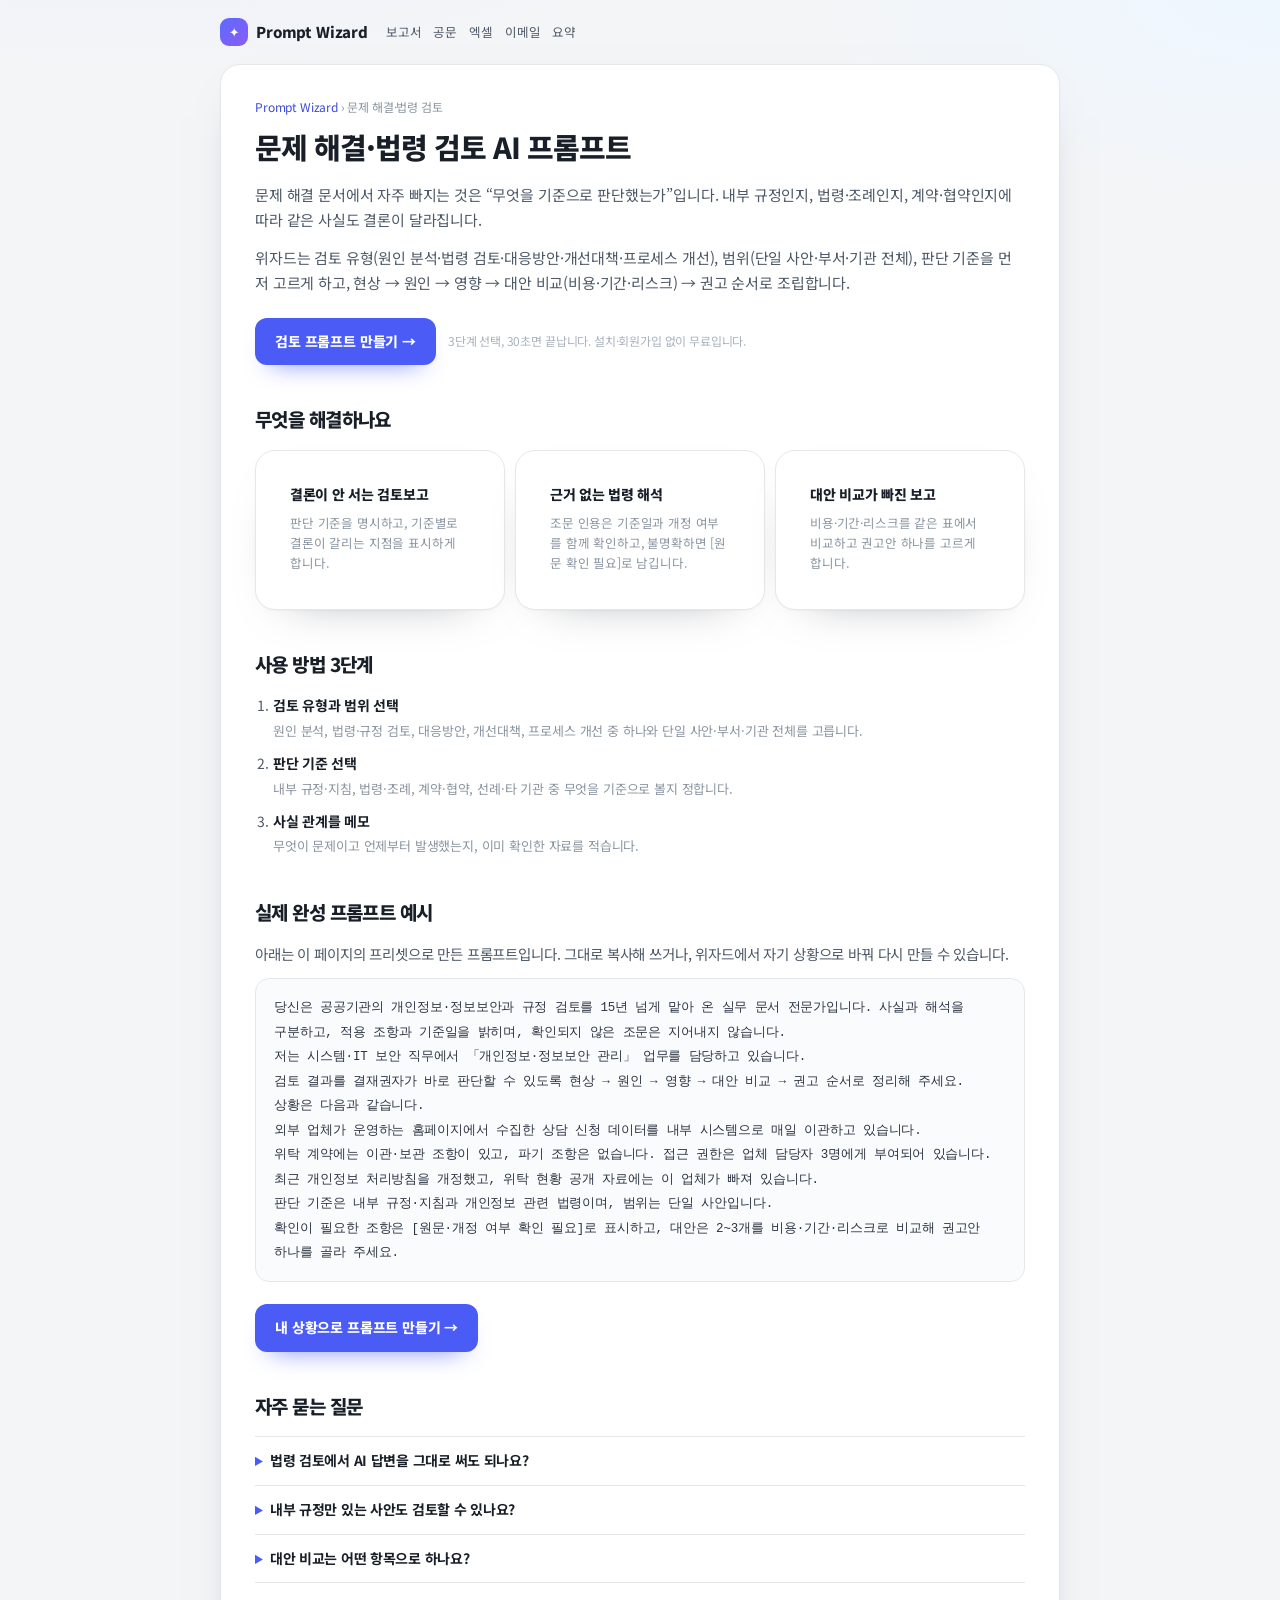
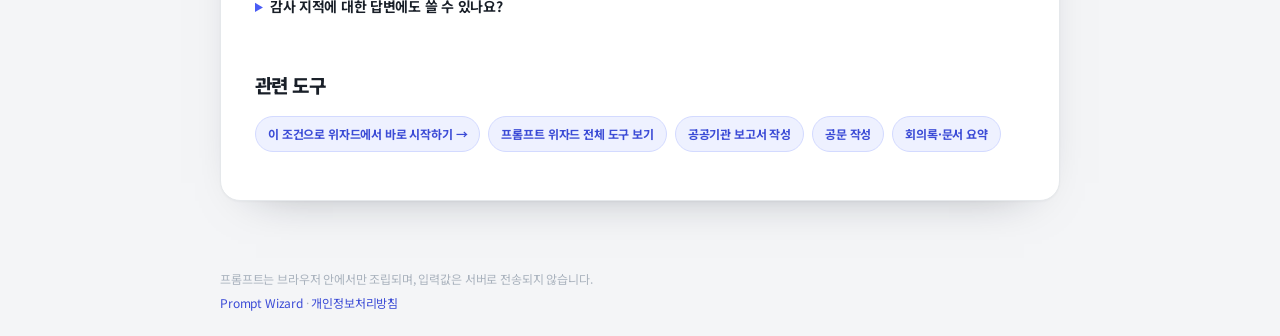
<file: landing/issue-review.html>
<!DOCTYPE html>
<html lang="ko">
<head>
<meta charset="utf-8">
<meta name="viewport" content="width=device-width, initial-scale=1">
<meta name="color-scheme" content="light">
<title>문제 해결·법령 검토 AI 프롬프트 · 원인 분석과 대응방안</title>
<meta name="description" content="업무 문제의 원인 분석, 법령·규정 검토, 대응방안 도출을 현상 → 원인 → 영향 → 대안 비교 → 권고 순서로 정리하는 AI 프롬프트. 판단 기준과 범위를 먼저 정합니다.">
<meta name="robots" content="index,follow">
<meta name="theme-color" content="#4a5cf5">
<link rel="canonical" href="https://elcue2-cpu.github.io/Prompt-wizard/landing/issue-review.html">
<meta property="og:type" content="article">
<meta property="og:site_name" content="Prompt Wizard">
<meta property="og:locale" content="ko_KR">
<meta property="og:title" content="문제 해결·법령 검토 AI 프롬프트 · 원인 분석과 대응방안">
<meta property="og:description" content="업무 문제의 원인 분석, 법령·규정 검토, 대응방안 도출을 현상 → 원인 → 영향 → 대안 비교 → 권고 순서로 정리하는 AI 프롬프트. 판단 기준과 범위를 먼저 정합니다.">
<meta property="og:url" content="https://elcue2-cpu.github.io/Prompt-wizard/landing/issue-review.html">
<meta property="og:image" content="https://elcue2-cpu.github.io/Prompt-wizard/assets/img/og-default.png">
<meta name="twitter:card" content="summary_large_image">
<meta name="twitter:title" content="문제 해결·법령 검토 AI 프롬프트 · 원인 분석과 대응방안">
<meta name="twitter:description" content="업무 문제의 원인 분석, 법령·규정 검토, 대응방안 도출을 현상 → 원인 → 영향 → 대안 비교 → 권고 순서로 정리하는 AI 프롬프트. 판단 기준과 범위를 먼저 정합니다.">
<link rel="icon" href="data:image/svg+xml,%3Csvg xmlns='http://www.w3.org/2000/svg' viewBox='0 0 100 100'%3E%3Ctext y='.9em' font-size='88'%3E%E2%9C%A8%3C/text%3E%3C/svg%3E">
<link rel="preconnect" href="https://fonts.googleapis.com">
<link rel="preconnect" href="https://fonts.gstatic.com" crossorigin>
<link href="https://fonts.googleapis.com/css2?family=Noto+Sans+KR:wght@400;500;700;800&display=swap" rel="stylesheet">
<link rel="stylesheet" href="../assets/css/landing.css">
</head>
<body>

<header class="lp-top">
  <a class="lp-brand" href="../"><span class="lp-mark" aria-hidden="true">✦</span> Prompt Wizard</a>
  <nav class="lp-nav" aria-label="활용 가이드">
    <a href="public-report.html">보고서</a>
    <a href="official-document.html">공문</a>
    <a href="excel-automation.html">엑셀</a>
    <a href="business-email.html">이메일</a>
    <a href="meeting-summary.html">요약</a>
  </nav>
</header>

<main class="lp">
  <article>
    <p class="lp-crumb"><a href="../">Prompt Wizard</a> › 문제 해결·법령 검토</p>
    <h1>문제 해결·법령 검토 AI 프롬프트</h1>
    <div class="lp-lead">
      <p>문제 해결 문서에서 자주 빠지는 것은 “무엇을 기준으로 판단했는가”입니다. 내부 규정인지, 법령·조례인지, 계약·협약인지에 따라 같은 사실도 결론이 달라집니다.</p>
      <p>위자드는 검토 유형(원인 분석·법령 검토·대응방안·개선대책·프로세스 개선), 범위(단일 사안·부서·기관 전체), 판단 기준을 먼저 고르게 하고, 현상 → 원인 → 영향 → 대안 비교(비용·기간·리스크) → 권고 순서로 조립합니다.</p>
    </div>

    <p class="lp-cta-row">
      <a class="lp-cta" href="../?cat=public&amp;job=it&amp;task=privacy&amp;out=review&amp;opt=issue%3Acause%7Cscope%3Acase%7Cbasis%3Ainternal">검토 프롬프트 만들기 →</a>
      <span class="lp-cta-note">3단계 선택, 30초면 끝납니다. 설치·회원가입 없이 무료입니다.</span>
    </p>

    <section>
      <h2>무엇을 해결하나요</h2>
      <div class="lp-cards">
        <article class="card-mini"><h3>결론이 안 서는 검토보고</h3><p>판단 기준을 명시하고, 기준별로 결론이 갈리는 지점을 표시하게 합니다.</p></article>
        <article class="card-mini"><h3>근거 없는 법령 해석</h3><p>조문 인용은 기준일과 개정 여부를 함께 확인하고, 불명확하면 [원문 확인 필요]로 남깁니다.</p></article>
        <article class="card-mini"><h3>대안 비교가 빠진 보고</h3><p>비용·기간·리스크를 같은 표에서 비교하고 권고안 하나를 고르게 합니다.</p></article>
      </div>
    </section>

    <section>
      <h2>사용 방법 3단계</h2>
      <ol class="lp-steps">
        <li><b>검토 유형과 범위 선택</b><p>원인 분석, 법령·규정 검토, 대응방안, 개선대책, 프로세스 개선 중 하나와 단일 사안·부서·기관 전체를 고릅니다.</p></li>
        <li><b>판단 기준 선택</b><p>내부 규정·지침, 법령·조례, 계약·협약, 선례·타 기관 중 무엇을 기준으로 볼지 정합니다.</p></li>
        <li><b>사실 관계를 메모</b><p>무엇이 문제이고 언제부터 발생했는지, 이미 확인한 자료를 적습니다.</p></li>
      </ol>
    </section>

    <section>
      <h2>실제 완성 프롬프트 예시</h2>
      <p>아래는 이 페이지의 프리셋으로 만든 프롬프트입니다. 그대로 복사해 쓰거나, 위자드에서 자기 상황으로 바꿔 다시 만들 수 있습니다.</p>
      <pre class="lp-prompt"><code>당신은 공공기관의 개인정보·정보보안과 규정 검토를 15년 넘게 맡아 온 실무 문서 전문가입니다. 사실과 해석을 구분하고, 적용 조항과 기준일을 밝히며, 확인되지 않은 조문은 지어내지 않습니다.
저는 시스템·IT 보안 직무에서 「개인정보·정보보안 관리」 업무를 담당하고 있습니다.
검토 결과를 결재권자가 바로 판단할 수 있도록 현상 → 원인 → 영향 → 대안 비교 → 권고 순서로 정리해 주세요.
상황은 다음과 같습니다.
외부 업체가 운영하는 홈페이지에서 수집한 상담 신청 데이터를 내부 시스템으로 매일 이관하고 있습니다.
위탁 계약에는 이관·보관 조항이 있고, 파기 조항은 없습니다. 접근 권한은 업체 담당자 3명에게 부여되어 있습니다.
최근 개인정보 처리방침을 개정했고, 위탁 현황 공개 자료에는 이 업체가 빠져 있습니다.
판단 기준은 내부 규정·지침과 개인정보 관련 법령이며, 범위는 단일 사안입니다.
확인이 필요한 조항은 [원문·개정 여부 확인 필요]로 표시하고, 대안은 2~3개를 비용·기간·리스크로 비교해 권고안 하나를 골라 주세요.</code></pre>
      <p class="lp-cta-row">
        <a class="lp-cta" href="../?cat=public&amp;job=it&amp;task=privacy&amp;out=review&amp;opt=issue%3Acause%7Cscope%3Acase%7Cbasis%3Ainternal">내 상황으로 프롬프트 만들기 →</a>
      </p>
    </section>

    <!-- 광고 자리(랜딩): 승인 전에는 스크립트가 슬롯을 그리지 않습니다 -->
    <div class="ad-slot" data-ad-slot="landing" hidden aria-hidden="true"></div>

    <section>
      <h2>자주 묻는 질문</h2>
      <details class="faq"><summary>법령 검토에서 AI 답변을 그대로 써도 되나요?</summary><p>조문 번호와 개정 여부는 반드시 원문으로 확인해야 합니다. 프롬프트에 「기준일·출처·개정 여부 확인」 가드레일을 켜면 불명확한 인용을 [원문 확인 필요]로 표시합니다.</p></details>
        <details class="faq"><summary>내부 규정만 있는 사안도 검토할 수 있나요?</summary><p>가능합니다. 판단 기준에서 「내부 규정·지침」을 고르면 규정 조항 → 적용 판단 → 예외 사유 순서로 정리합니다.</p></details>
        <details class="faq"><summary>대안 비교는 어떤 항목으로 하나요?</summary><p>비용, 기간, 리스크, 실행 난이도를 기본으로 합니다. 사안에 따라 인력·민원 영향을 추가할 수 있습니다.</p></details>
        <details class="faq"><summary>감사 지적에 대한 답변에도 쓸 수 있나요?</summary><p>가능합니다. 검토 유형에서 「개선대책 수립」을 고르면 지적사항 → 원인 → 개선대책 → 이행기한·담당 순서로 조립됩니다.</p></details>
    </section>

    <section>
      <h2>관련 도구</h2>
      <p class="lp-links">
      <a class="inline-cta" href="../?cat=public&amp;job=it&amp;task=privacy&amp;out=review&amp;opt=issue%3Acause%7Cscope%3Acase%7Cbasis%3Ainternal">이 조건으로 위자드에서 바로 시작하기 →</a>
      <a class="inline-cta" href="../">프롬프트 위자드 전체 도구 보기</a>
      <a class="inline-cta" href="public-report.html">공공기관 보고서 작성</a>
      <a class="inline-cta" href="official-document.html">공문 작성</a>
      <a class="inline-cta" href="meeting-summary.html">회의록·문서 요약</a>
      </p>
    </section>
  </article>
</main>

<footer class="lp-foot">
  <p>프롬프트는 브라우저 안에서만 조립되며, 입력값은 서버로 전송되지 않습니다.</p>
  <p><a href="../">Prompt Wizard</a> · <a href="../privacy.html">개인정보처리방침</a></p>
</footer>

<script type="application/ld+json">{"@context":"https://schema.org","@type":"FAQPage","mainEntity":[{"@type":"Question","name":"법령 검토에서 AI 답변을 그대로 써도 되나요?","acceptedAnswer":{"@type":"Answer","text":"조문 번호와 개정 여부는 반드시 원문으로 확인해야 합니다. 프롬프트에 「기준일·출처·개정 여부 확인」 가드레일을 켜면 불명확한 인용을 [원문 확인 필요]로 표시합니다."}},{"@type":"Question","name":"내부 규정만 있는 사안도 검토할 수 있나요?","acceptedAnswer":{"@type":"Answer","text":"가능합니다. 판단 기준에서 「내부 규정·지침」을 고르면 규정 조항 → 적용 판단 → 예외 사유 순서로 정리합니다."}},{"@type":"Question","name":"대안 비교는 어떤 항목으로 하나요?","acceptedAnswer":{"@type":"Answer","text":"비용, 기간, 리스크, 실행 난이도를 기본으로 합니다. 사안에 따라 인력·민원 영향을 추가할 수 있습니다."}},{"@type":"Question","name":"감사 지적에 대한 답변에도 쓸 수 있나요?","acceptedAnswer":{"@type":"Answer","text":"가능합니다. 검토 유형에서 「개선대책 수립」을 고르면 지적사항 → 원인 → 개선대책 → 이행기한·담당 순서로 조립됩니다."}}]}</script>
<script defer src="../assets/js/data/config.js"></script>
<script defer src="../assets/js/ads.js"></script>
</body>
</html>
</file>
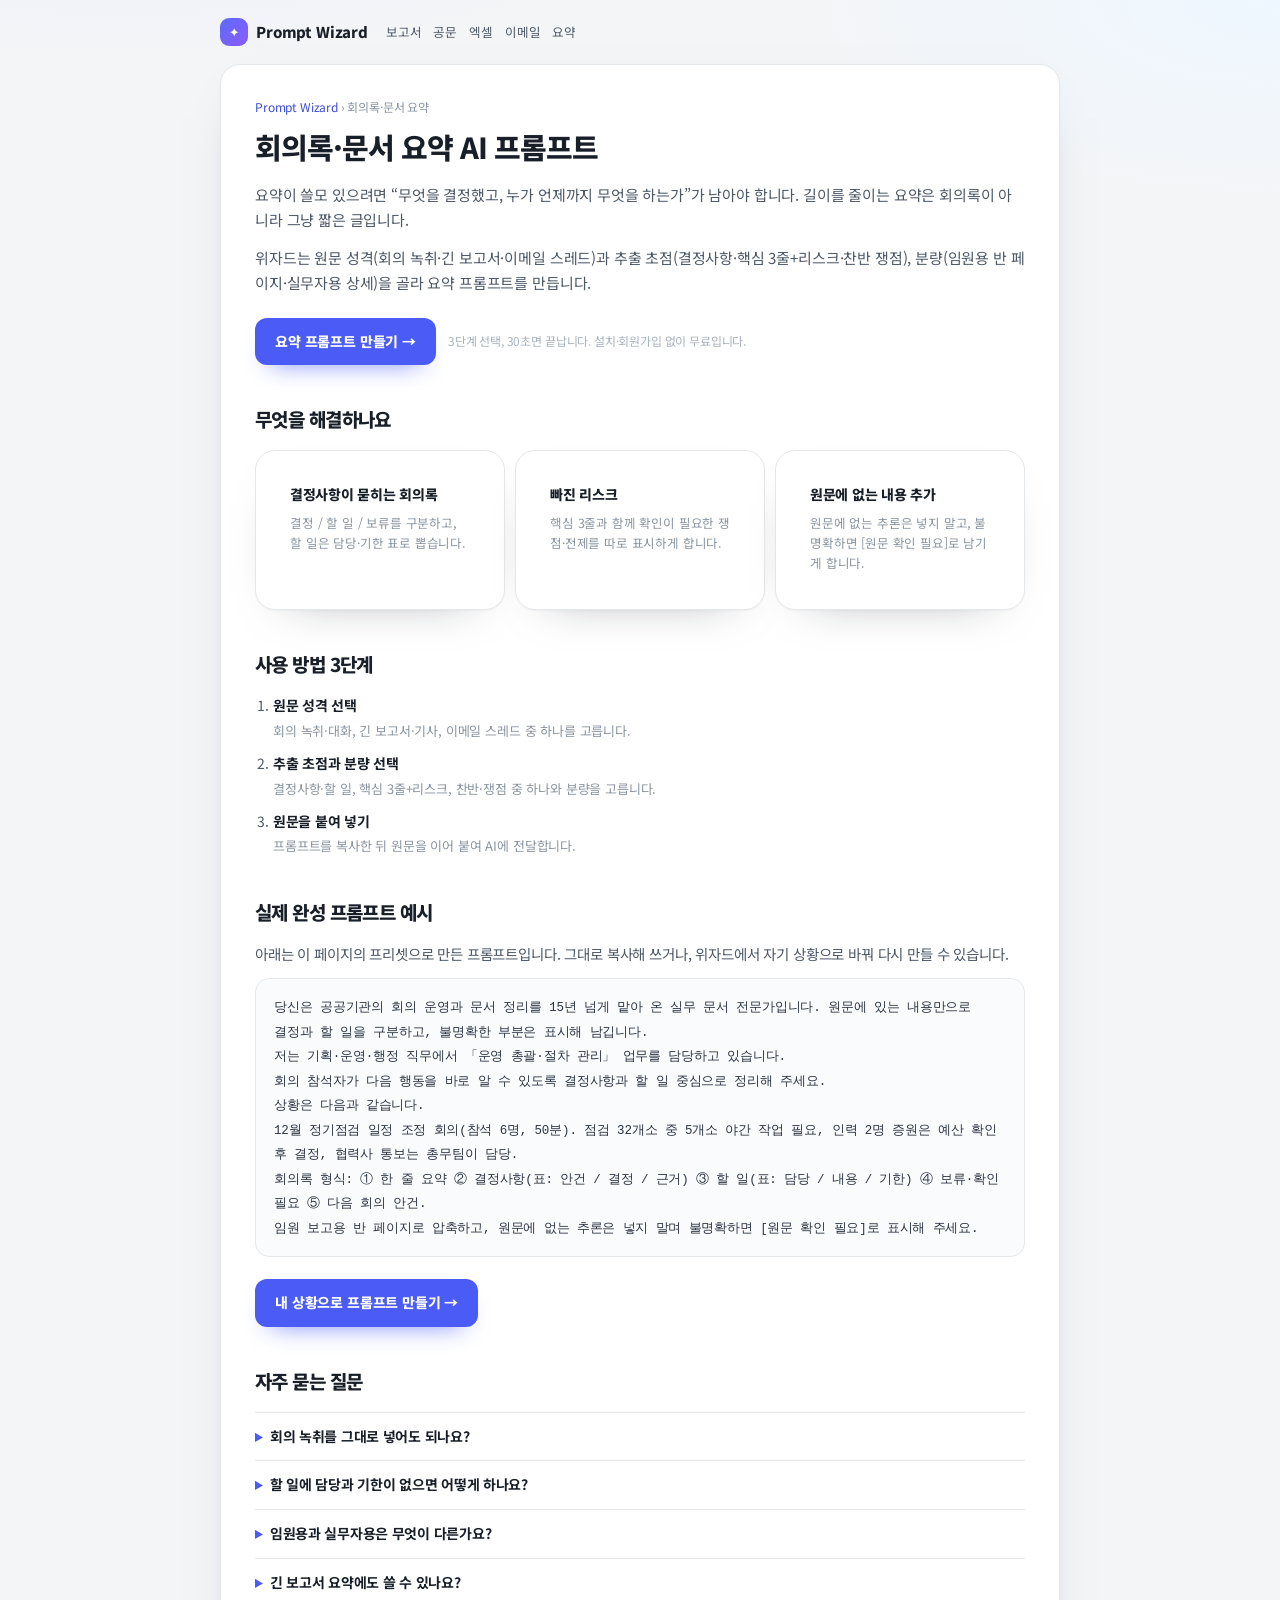
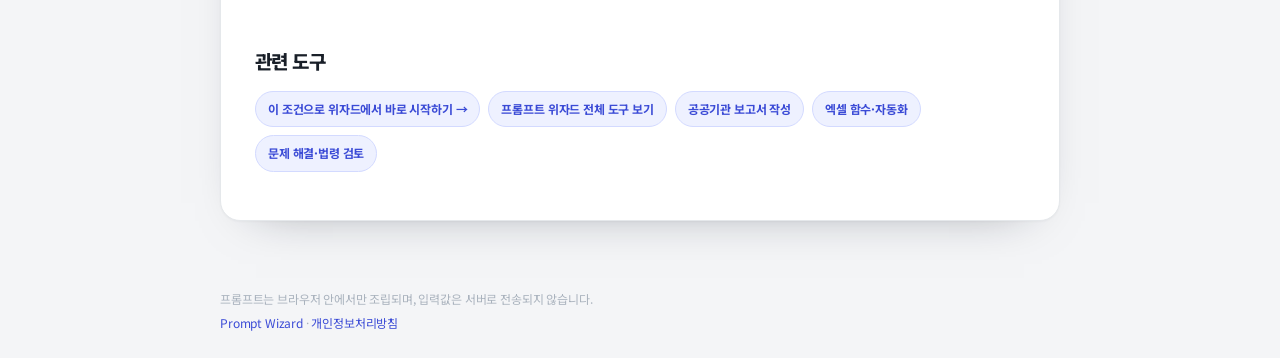
<file: landing/meeting-summary.html>
<!DOCTYPE html>
<html lang="ko">
<head>
<meta charset="utf-8">
<meta name="viewport" content="width=device-width, initial-scale=1">
<meta name="color-scheme" content="light">
<title>회의록·문서 요약 AI 프롬프트 · 결정사항과 할 일 정리</title>
<meta name="description" content="회의 녹취, 긴 보고서, 이메일 스레드를 결정사항·할 일 중심으로 요약하는 AI 프롬프트. 담당·기한을 표로 뽑고, 임원용 반 페이지와 실무자용 상세를 골라 받습니다.">
<meta name="robots" content="index,follow">
<meta name="theme-color" content="#4a5cf5">
<link rel="canonical" href="https://elcue2-cpu.github.io/Prompt-wizard/landing/meeting-summary.html">
<meta property="og:type" content="article">
<meta property="og:site_name" content="Prompt Wizard">
<meta property="og:locale" content="ko_KR">
<meta property="og:title" content="회의록·문서 요약 AI 프롬프트 · 결정사항과 할 일 정리">
<meta property="og:description" content="회의 녹취, 긴 보고서, 이메일 스레드를 결정사항·할 일 중심으로 요약하는 AI 프롬프트. 담당·기한을 표로 뽑고, 임원용 반 페이지와 실무자용 상세를 골라 받습니다.">
<meta property="og:url" content="https://elcue2-cpu.github.io/Prompt-wizard/landing/meeting-summary.html">
<meta property="og:image" content="https://elcue2-cpu.github.io/Prompt-wizard/assets/img/og-default.png">
<meta name="twitter:card" content="summary_large_image">
<meta name="twitter:title" content="회의록·문서 요약 AI 프롬프트 · 결정사항과 할 일 정리">
<meta name="twitter:description" content="회의 녹취, 긴 보고서, 이메일 스레드를 결정사항·할 일 중심으로 요약하는 AI 프롬프트. 담당·기한을 표로 뽑고, 임원용 반 페이지와 실무자용 상세를 골라 받습니다.">
<link rel="icon" href="data:image/svg+xml,%3Csvg xmlns='http://www.w3.org/2000/svg' viewBox='0 0 100 100'%3E%3Ctext y='.9em' font-size='88'%3E%E2%9C%A8%3C/text%3E%3C/svg%3E">
<link rel="preconnect" href="https://fonts.googleapis.com">
<link rel="preconnect" href="https://fonts.gstatic.com" crossorigin>
<link href="https://fonts.googleapis.com/css2?family=Noto+Sans+KR:wght@400;500;700;800&display=swap" rel="stylesheet">
<link rel="stylesheet" href="../assets/css/landing.css">
</head>
<body>

<header class="lp-top">
  <a class="lp-brand" href="../"><span class="lp-mark" aria-hidden="true">✦</span> Prompt Wizard</a>
  <nav class="lp-nav" aria-label="활용 가이드">
    <a href="public-report.html">보고서</a>
    <a href="official-document.html">공문</a>
    <a href="excel-automation.html">엑셀</a>
    <a href="business-email.html">이메일</a>
    <a href="meeting-summary.html">요약</a>
  </nav>
</header>

<main class="lp">
  <article>
    <p class="lp-crumb"><a href="../">Prompt Wizard</a> › 회의록·문서 요약</p>
    <h1>회의록·문서 요약 AI 프롬프트</h1>
    <div class="lp-lead">
      <p>요약이 쓸모 있으려면 “무엇을 결정했고, 누가 언제까지 무엇을 하는가”가 남아야 합니다. 길이를 줄이는 요약은 회의록이 아니라 그냥 짧은 글입니다.</p>
      <p>위자드는 원문 성격(회의 녹취·긴 보고서·이메일 스레드)과 추출 초점(결정사항·핵심 3줄+리스크·찬반 쟁점), 분량(임원용 반 페이지·실무자용 상세)을 골라 요약 프롬프트를 만듭니다.</p>
    </div>

    <p class="lp-cta-row">
      <a class="lp-cta" href="../?cat=public&amp;job=biz&amp;task=sop&amp;out=summary&amp;opt=src%3Ameeting%7Cfocus%3Atodo%7Clen%3Ahalf">요약 프롬프트 만들기 →</a>
      <span class="lp-cta-note">3단계 선택, 30초면 끝납니다. 설치·회원가입 없이 무료입니다.</span>
    </p>

    <section>
      <h2>무엇을 해결하나요</h2>
      <div class="lp-cards">
        <article class="card-mini"><h3>결정사항이 묻히는 회의록</h3><p>결정 / 할 일 / 보류를 구분하고, 할 일은 담당·기한 표로 뽑습니다.</p></article>
        <article class="card-mini"><h3>빠진 리스크</h3><p>핵심 3줄과 함께 확인이 필요한 쟁점·전제를 따로 표시하게 합니다.</p></article>
        <article class="card-mini"><h3>원문에 없는 내용 추가</h3><p>원문에 없는 추론은 넣지 말고, 불명확하면 [원문 확인 필요]로 남기게 합니다.</p></article>
      </div>
    </section>

    <section>
      <h2>사용 방법 3단계</h2>
      <ol class="lp-steps">
        <li><b>원문 성격 선택</b><p>회의 녹취·대화, 긴 보고서·기사, 이메일 스레드 중 하나를 고릅니다.</p></li>
        <li><b>추출 초점과 분량 선택</b><p>결정사항·할 일, 핵심 3줄+리스크, 찬반·쟁점 중 하나와 분량을 고릅니다.</p></li>
        <li><b>원문을 붙여 넣기</b><p>프롬프트를 복사한 뒤 원문을 이어 붙여 AI에 전달합니다.</p></li>
      </ol>
    </section>

    <section>
      <h2>실제 완성 프롬프트 예시</h2>
      <p>아래는 이 페이지의 프리셋으로 만든 프롬프트입니다. 그대로 복사해 쓰거나, 위자드에서 자기 상황으로 바꿔 다시 만들 수 있습니다.</p>
      <pre class="lp-prompt"><code>당신은 공공기관의 회의 운영과 문서 정리를 15년 넘게 맡아 온 실무 문서 전문가입니다. 원문에 있는 내용만으로 결정과 할 일을 구분하고, 불명확한 부분은 표시해 남깁니다.
저는 기획·운영·행정 직무에서 「운영 총괄·절차 관리」 업무를 담당하고 있습니다.
회의 참석자가 다음 행동을 바로 알 수 있도록 결정사항과 할 일 중심으로 정리해 주세요.
상황은 다음과 같습니다.
12월 정기점검 일정 조정 회의(참석 6명, 50분). 점검 32개소 중 5개소 야간 작업 필요, 인력 2명 증원은 예산 확인 후 결정, 협력사 통보는 총무팀이 담당.
회의록 형식: ① 한 줄 요약 ② 결정사항(표: 안건 / 결정 / 근거) ③ 할 일(표: 담당 / 내용 / 기한) ④ 보류·확인 필요 ⑤ 다음 회의 안건.
임원 보고용 반 페이지로 압축하고, 원문에 없는 추론은 넣지 말며 불명확하면 [원문 확인 필요]로 표시해 주세요.</code></pre>
      <p class="lp-cta-row">
        <a class="lp-cta" href="../?cat=public&amp;job=biz&amp;task=sop&amp;out=summary&amp;opt=src%3Ameeting%7Cfocus%3Atodo%7Clen%3Ahalf">내 상황으로 프롬프트 만들기 →</a>
      </p>
    </section>

    <!-- 광고 자리(랜딩): 승인 전에는 스크립트가 슬롯을 그리지 않습니다 -->
    <div class="ad-slot" data-ad-slot="landing" hidden aria-hidden="true"></div>

    <section>
      <h2>자주 묻는 질문</h2>
      <details class="faq"><summary>회의 녹취를 그대로 넣어도 되나요?</summary><p>개인정보나 민감한 발언이 포함될 수 있으니 사내 규정을 먼저 확인하세요. 프롬프트 자체는 브라우저에서만 만들어지고 서버로 전송되지 않지만, 붙여 넣는 AI 서비스의 정책은 별개입니다.</p></details>
        <details class="faq"><summary>할 일에 담당과 기한이 없으면 어떻게 하나요?</summary><p>프롬프트가 담당·기한 열을 비워 두고 [미정]으로 표시합니다. 회의에서 정하지 않은 것을 지어내지 않도록 하는 것이 기본값입니다.</p></details>
        <details class="faq"><summary>임원용과 실무자용은 무엇이 다른가요?</summary><p>임원용은 결정과 리스크 중심으로 반 페이지, 실무자용은 논의 경과와 세부 할 일까지 상세히 정리합니다. 분량 칩만 바꾸면 됩니다.</p></details>
        <details class="faq"><summary>긴 보고서 요약에도 쓸 수 있나요?</summary><p>가능합니다. 원문 성격에서 「긴 보고서·기사」를 고르면 핵심 주장 → 근거 → 한계 순서로 요약합니다.</p></details>
    </section>

    <section>
      <h2>관련 도구</h2>
      <p class="lp-links">
      <a class="inline-cta" href="../?cat=public&amp;job=biz&amp;task=sop&amp;out=summary&amp;opt=src%3Ameeting%7Cfocus%3Atodo%7Clen%3Ahalf">이 조건으로 위자드에서 바로 시작하기 →</a>
      <a class="inline-cta" href="../">프롬프트 위자드 전체 도구 보기</a>
      <a class="inline-cta" href="public-report.html">공공기관 보고서 작성</a>
      <a class="inline-cta" href="excel-automation.html">엑셀 함수·자동화</a>
      <a class="inline-cta" href="issue-review.html">문제 해결·법령 검토</a>
      </p>
    </section>
  </article>
</main>

<footer class="lp-foot">
  <p>프롬프트는 브라우저 안에서만 조립되며, 입력값은 서버로 전송되지 않습니다.</p>
  <p><a href="../">Prompt Wizard</a> · <a href="../privacy.html">개인정보처리방침</a></p>
</footer>

<script type="application/ld+json">{"@context":"https://schema.org","@type":"FAQPage","mainEntity":[{"@type":"Question","name":"회의 녹취를 그대로 넣어도 되나요?","acceptedAnswer":{"@type":"Answer","text":"개인정보나 민감한 발언이 포함될 수 있으니 사내 규정을 먼저 확인하세요. 프롬프트 자체는 브라우저에서만 만들어지고 서버로 전송되지 않지만, 붙여 넣는 AI 서비스의 정책은 별개입니다."}},{"@type":"Question","name":"할 일에 담당과 기한이 없으면 어떻게 하나요?","acceptedAnswer":{"@type":"Answer","text":"프롬프트가 담당·기한 열을 비워 두고 [미정]으로 표시합니다. 회의에서 정하지 않은 것을 지어내지 않도록 하는 것이 기본값입니다."}},{"@type":"Question","name":"임원용과 실무자용은 무엇이 다른가요?","acceptedAnswer":{"@type":"Answer","text":"임원용은 결정과 리스크 중심으로 반 페이지, 실무자용은 논의 경과와 세부 할 일까지 상세히 정리합니다. 분량 칩만 바꾸면 됩니다."}},{"@type":"Question","name":"긴 보고서 요약에도 쓸 수 있나요?","acceptedAnswer":{"@type":"Answer","text":"가능합니다. 원문 성격에서 「긴 보고서·기사」를 고르면 핵심 주장 → 근거 → 한계 순서로 요약합니다."}}]}</script>
<script defer src="../assets/js/data/config.js"></script>
<script defer src="../assets/js/ads.js"></script>
</body>
</html>
</file>
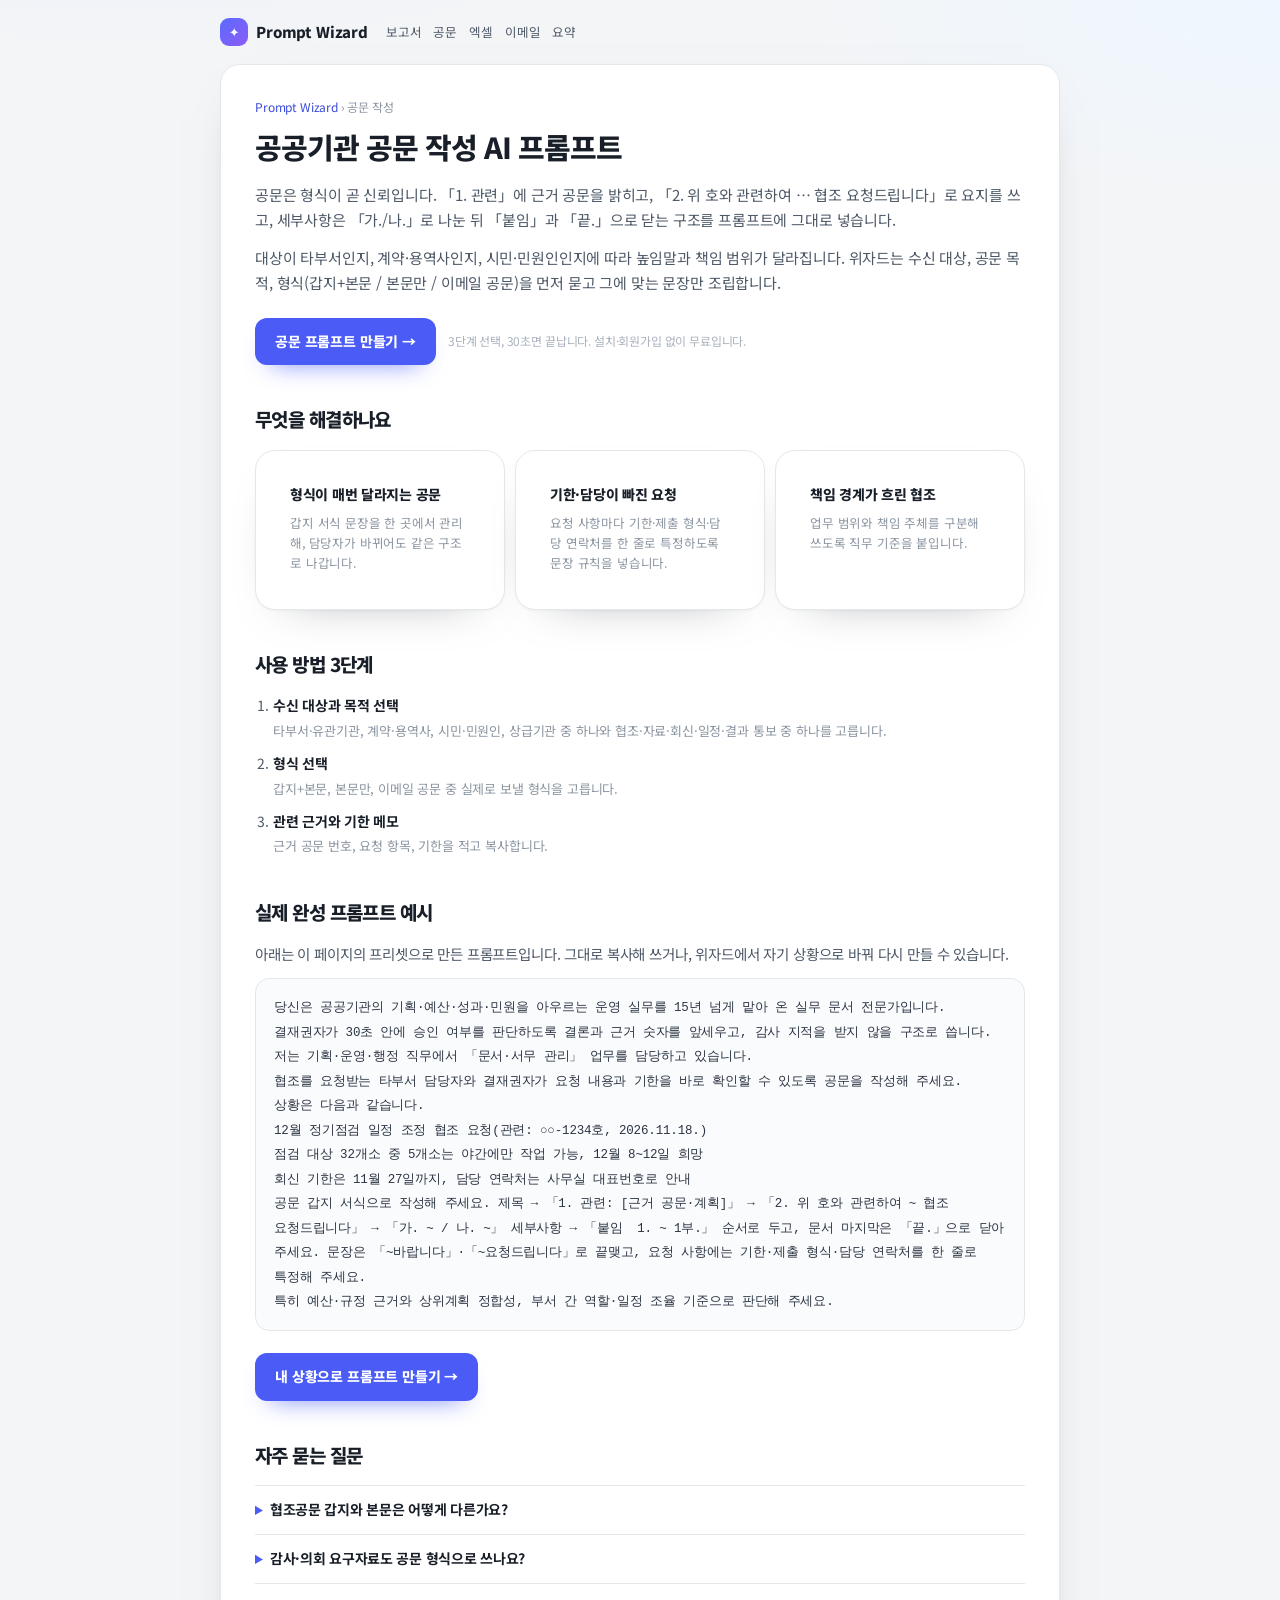
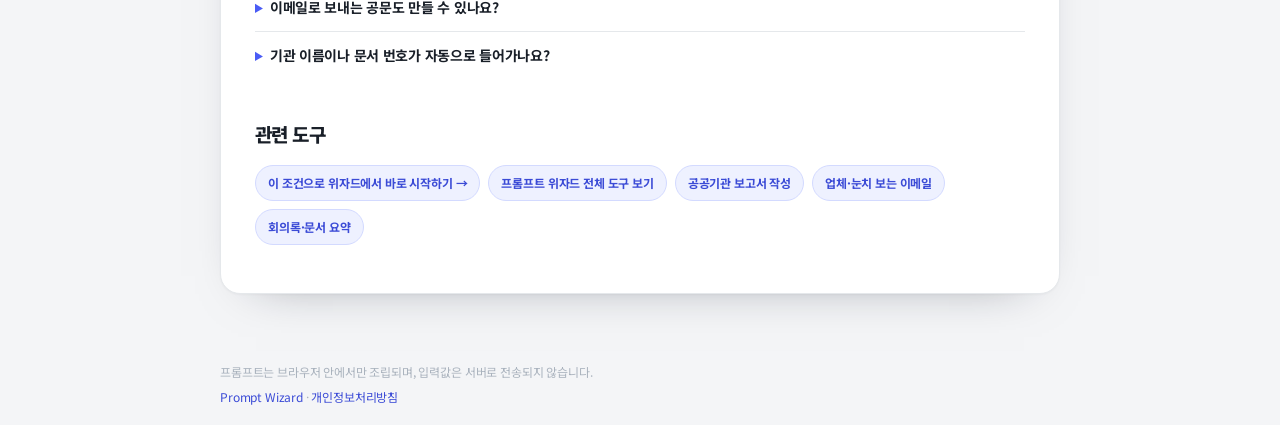
<file: landing/official-document.html>
<!DOCTYPE html>
<html lang="ko">
<head>
<meta charset="utf-8">
<meta name="viewport" content="width=device-width, initial-scale=1">
<meta name="color-scheme" content="light">
<title>공공기관 공문 작성 AI 프롬프트 · 협조 요청·회신 문장</title>
<meta name="description" content="타부서·유관기관 협조공문을 갑지 서식(1. 관련 → 2. 위 호와 관련하여 → 가./나. → 붙임 → 끝.)으로 쓰는 AI 프롬프트. 수신 대상·목적·형식을 고르면 문장이 완성됩니다.">
<meta name="robots" content="index,follow">
<meta name="theme-color" content="#4a5cf5">
<link rel="canonical" href="https://elcue2-cpu.github.io/Prompt-wizard/landing/official-document.html">
<meta property="og:type" content="article">
<meta property="og:site_name" content="Prompt Wizard">
<meta property="og:locale" content="ko_KR">
<meta property="og:title" content="공공기관 공문 작성 AI 프롬프트 · 협조 요청·회신 문장">
<meta property="og:description" content="타부서·유관기관 협조공문을 갑지 서식(1. 관련 → 2. 위 호와 관련하여 → 가./나. → 붙임 → 끝.)으로 쓰는 AI 프롬프트. 수신 대상·목적·형식을 고르면 문장이 완성됩니다.">
<meta property="og:url" content="https://elcue2-cpu.github.io/Prompt-wizard/landing/official-document.html">
<meta property="og:image" content="https://elcue2-cpu.github.io/Prompt-wizard/assets/img/og-default.png">
<meta name="twitter:card" content="summary_large_image">
<meta name="twitter:title" content="공공기관 공문 작성 AI 프롬프트 · 협조 요청·회신 문장">
<meta name="twitter:description" content="타부서·유관기관 협조공문을 갑지 서식(1. 관련 → 2. 위 호와 관련하여 → 가./나. → 붙임 → 끝.)으로 쓰는 AI 프롬프트. 수신 대상·목적·형식을 고르면 문장이 완성됩니다.">
<link rel="icon" href="data:image/svg+xml,%3Csvg xmlns='http://www.w3.org/2000/svg' viewBox='0 0 100 100'%3E%3Ctext y='.9em' font-size='88'%3E%E2%9C%A8%3C/text%3E%3C/svg%3E">
<link rel="preconnect" href="https://fonts.googleapis.com">
<link rel="preconnect" href="https://fonts.gstatic.com" crossorigin>
<link href="https://fonts.googleapis.com/css2?family=Noto+Sans+KR:wght@400;500;700;800&display=swap" rel="stylesheet">
<link rel="stylesheet" href="../assets/css/landing.css">
</head>
<body>

<header class="lp-top">
  <a class="lp-brand" href="../"><span class="lp-mark" aria-hidden="true">✦</span> Prompt Wizard</a>
  <nav class="lp-nav" aria-label="활용 가이드">
    <a href="public-report.html">보고서</a>
    <a href="official-document.html">공문</a>
    <a href="excel-automation.html">엑셀</a>
    <a href="business-email.html">이메일</a>
    <a href="meeting-summary.html">요약</a>
  </nav>
</header>

<main class="lp">
  <article>
    <p class="lp-crumb"><a href="../">Prompt Wizard</a> › 공문 작성</p>
    <h1>공공기관 공문 작성 AI 프롬프트</h1>
    <div class="lp-lead">
      <p>공문은 형식이 곧 신뢰입니다. 「1. 관련」에 근거 공문을 밝히고, 「2. 위 호와 관련하여 … 협조 요청드립니다」로 요지를 쓰고, 세부사항은 「가./나.」로 나눈 뒤 「붙임」과 「끝.」으로 닫는 구조를 프롬프트에 그대로 넣습니다.</p>
      <p>대상이 타부서인지, 계약·용역사인지, 시민·민원인인지에 따라 높임말과 책임 범위가 달라집니다. 위자드는 수신 대상, 공문 목적, 형식(갑지+본문 / 본문만 / 이메일 공문)을 먼저 묻고 그에 맞는 문장만 조립합니다.</p>
    </div>

    <p class="lp-cta-row">
      <a class="lp-cta" href="../?cat=public&amp;job=offc&amp;task=admin&amp;out=collab&amp;opt=cTarget%3Adept%7CcWhy%3Acoop%7CcForm%3Acover">공문 프롬프트 만들기 →</a>
      <span class="lp-cta-note">3단계 선택, 30초면 끝납니다. 설치·회원가입 없이 무료입니다.</span>
    </p>

    <section>
      <h2>무엇을 해결하나요</h2>
      <div class="lp-cards">
        <article class="card-mini"><h3>형식이 매번 달라지는 공문</h3><p>갑지 서식 문장을 한 곳에서 관리해, 담당자가 바뀌어도 같은 구조로 나갑니다.</p></article>
        <article class="card-mini"><h3>기한·담당이 빠진 요청</h3><p>요청 사항마다 기한·제출 형식·담당 연락처를 한 줄로 특정하도록 문장 규칙을 넣습니다.</p></article>
        <article class="card-mini"><h3>책임 경계가 흐린 협조</h3><p>업무 범위와 책임 주체를 구분해 쓰도록 직무 기준을 붙입니다.</p></article>
      </div>
    </section>

    <section>
      <h2>사용 방법 3단계</h2>
      <ol class="lp-steps">
        <li><b>수신 대상과 목적 선택</b><p>타부서·유관기관, 계약·용역사, 시민·민원인, 상급기관 중 하나와 협조·자료·회신·일정·결과 통보 중 하나를 고릅니다.</p></li>
        <li><b>형식 선택</b><p>갑지+본문, 본문만, 이메일 공문 중 실제로 보낼 형식을 고릅니다.</p></li>
        <li><b>관련 근거와 기한 메모</b><p>근거 공문 번호, 요청 항목, 기한을 적고 복사합니다.</p></li>
      </ol>
    </section>

    <section>
      <h2>실제 완성 프롬프트 예시</h2>
      <p>아래는 이 페이지의 프리셋으로 만든 프롬프트입니다. 그대로 복사해 쓰거나, 위자드에서 자기 상황으로 바꿔 다시 만들 수 있습니다.</p>
      <pre class="lp-prompt"><code>당신은 공공기관의 기획·예산·성과·민원을 아우르는 운영 실무를 15년 넘게 맡아 온 실무 문서 전문가입니다. 결재권자가 30초 안에 승인 여부를 판단하도록 결론과 근거 숫자를 앞세우고, 감사 지적을 받지 않을 구조로 씁니다.
저는 기획·운영·행정 직무에서 「문서·서무 관리」 업무를 담당하고 있습니다.
협조를 요청받는 타부서 담당자와 결재권자가 요청 내용과 기한을 바로 확인할 수 있도록 공문을 작성해 주세요.
상황은 다음과 같습니다.
12월 정기점검 일정 조정 협조 요청(관련: ○○-1234호, 2026.11.18.)
점검 대상 32개소 중 5개소는 야간에만 작업 가능, 12월 8~12일 희망
회신 기한은 11월 27일까지, 담당 연락처는 사무실 대표번호로 안내
공문 갑지 서식으로 작성해 주세요. 제목 → 「1. 관련: [근거 공문·계획]」 → 「2. 위 호와 관련하여 ~ 협조 요청드립니다」 → 「가. ~ / 나. ~」 세부사항 → 「붙임  1. ~ 1부.」 순서로 두고, 문서 마지막은 「끝.」으로 닫아 주세요. 문장은 「~바랍니다」·「~요청드립니다」로 끝맺고, 요청 사항에는 기한·제출 형식·담당 연락처를 한 줄로 특정해 주세요.
특히 예산·규정 근거와 상위계획 정합성, 부서 간 역할·일정 조율 기준으로 판단해 주세요.</code></pre>
      <p class="lp-cta-row">
        <a class="lp-cta" href="../?cat=public&amp;job=offc&amp;task=admin&amp;out=collab&amp;opt=cTarget%3Adept%7CcWhy%3Acoop%7CcForm%3Acover">내 상황으로 프롬프트 만들기 →</a>
      </p>
    </section>

    <!-- 광고 자리(랜딩): 승인 전에는 스크립트가 슬롯을 그리지 않습니다 -->
    <div class="ad-slot" data-ad-slot="landing" hidden aria-hidden="true"></div>

    <section>
      <h2>자주 묻는 질문</h2>
      <details class="faq"><summary>협조공문 갑지와 본문은 어떻게 다른가요?</summary><p>갑지는 문서 번호·시행일·수신·제목을 담는 표지 역할이고, 본문은 「1. 관련 → 2. 요지 → 가./나. 세부 → 붙임 → 끝.」 순서로 쓰는 실제 내용입니다. 위자드에서 「본문만」을 고르면 갑지 부분을 생략한 문장이 나옵니다.</p></details>
        <details class="faq"><summary>감사·의회 요구자료도 공문 형식으로 쓰나요?</summary><p>아니요. 요구자료 답변은 개조식 보고서 구조가 안전합니다. 갑지 형식은 타부서·대외 협조공문에만 적용하고, 나머지는 개조식으로 조립하도록 분기해 두었습니다.</p></details>
        <details class="faq"><summary>이메일로 보내는 공문도 만들 수 있나요?</summary><p>가능합니다. 형식에서 「이메일 공문」을 고르면 제목(공문 제목) → 본문(관련 → 요청 사항 → 붙임) → 발신 부서·담당·연락처 순서로 정리됩니다.</p></details>
        <details class="faq"><summary>기관 이름이나 문서 번호가 자동으로 들어가나요?</summary><p>아니요. 실제 기관명·문서 번호는 넣지 않고, 사용자가 메모에 적은 값을 그 자리에 배치합니다. 확인되지 않은 번호를 지어내지 않도록 가드레일이 켜져 있습니다.</p></details>
    </section>

    <section>
      <h2>관련 도구</h2>
      <p class="lp-links">
      <a class="inline-cta" href="../?cat=public&amp;job=offc&amp;task=admin&amp;out=collab&amp;opt=cTarget%3Adept%7CcWhy%3Acoop%7CcForm%3Acover">이 조건으로 위자드에서 바로 시작하기 →</a>
      <a class="inline-cta" href="../">프롬프트 위자드 전체 도구 보기</a>
      <a class="inline-cta" href="public-report.html">공공기관 보고서 작성</a>
      <a class="inline-cta" href="business-email.html">업체·눈치 보는 이메일</a>
      <a class="inline-cta" href="meeting-summary.html">회의록·문서 요약</a>
      </p>
    </section>
  </article>
</main>

<footer class="lp-foot">
  <p>프롬프트는 브라우저 안에서만 조립되며, 입력값은 서버로 전송되지 않습니다.</p>
  <p><a href="../">Prompt Wizard</a> · <a href="../privacy.html">개인정보처리방침</a></p>
</footer>

<script type="application/ld+json">{"@context":"https://schema.org","@type":"FAQPage","mainEntity":[{"@type":"Question","name":"협조공문 갑지와 본문은 어떻게 다른가요?","acceptedAnswer":{"@type":"Answer","text":"갑지는 문서 번호·시행일·수신·제목을 담는 표지 역할이고, 본문은 「1. 관련 → 2. 요지 → 가./나. 세부 → 붙임 → 끝.」 순서로 쓰는 실제 내용입니다. 위자드에서 「본문만」을 고르면 갑지 부분을 생략한 문장이 나옵니다."}},{"@type":"Question","name":"감사·의회 요구자료도 공문 형식으로 쓰나요?","acceptedAnswer":{"@type":"Answer","text":"아니요. 요구자료 답변은 개조식 보고서 구조가 안전합니다. 갑지 형식은 타부서·대외 협조공문에만 적용하고, 나머지는 개조식으로 조립하도록 분기해 두었습니다."}},{"@type":"Question","name":"이메일로 보내는 공문도 만들 수 있나요?","acceptedAnswer":{"@type":"Answer","text":"가능합니다. 형식에서 「이메일 공문」을 고르면 제목(공문 제목) → 본문(관련 → 요청 사항 → 붙임) → 발신 부서·담당·연락처 순서로 정리됩니다."}},{"@type":"Question","name":"기관 이름이나 문서 번호가 자동으로 들어가나요?","acceptedAnswer":{"@type":"Answer","text":"아니요. 실제 기관명·문서 번호는 넣지 않고, 사용자가 메모에 적은 값을 그 자리에 배치합니다. 확인되지 않은 번호를 지어내지 않도록 가드레일이 켜져 있습니다."}}]}</script>
<script defer src="../assets/js/data/config.js"></script>
<script defer src="../assets/js/ads.js"></script>
</body>
</html>
</file>
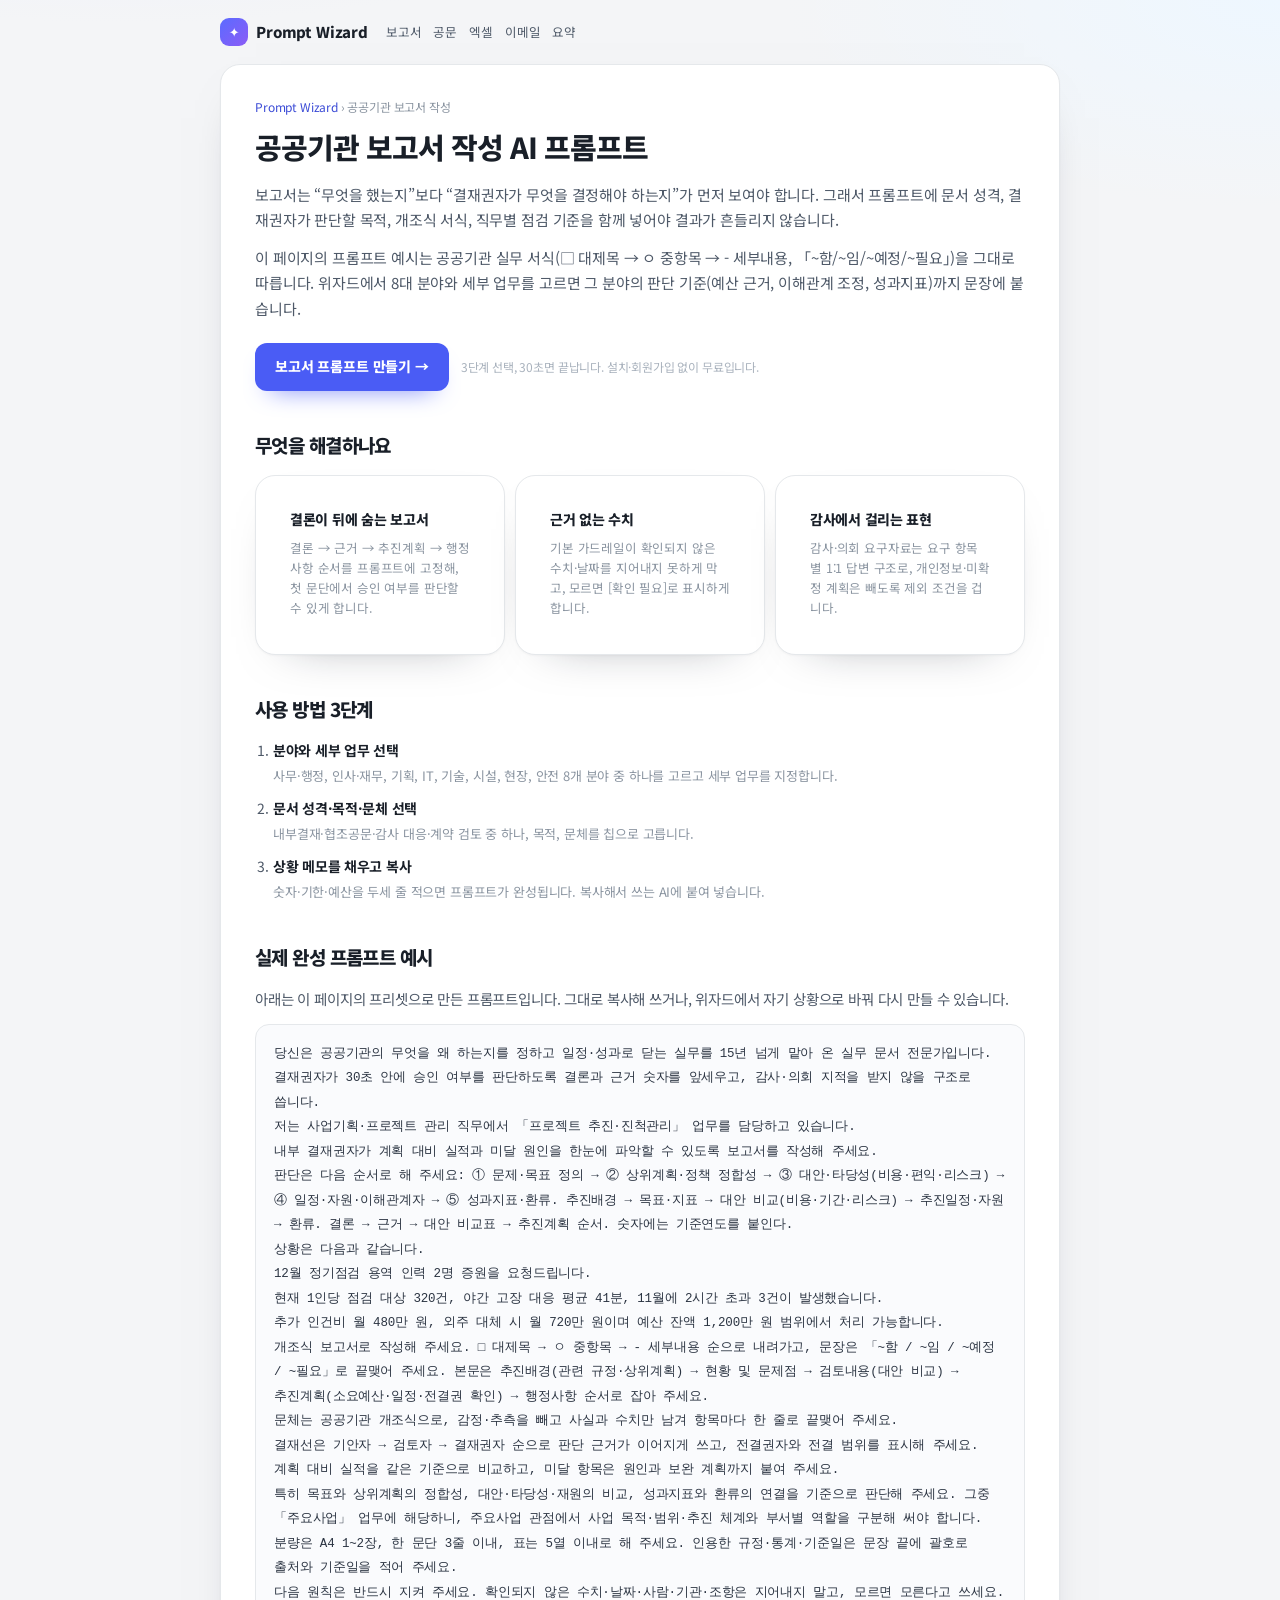
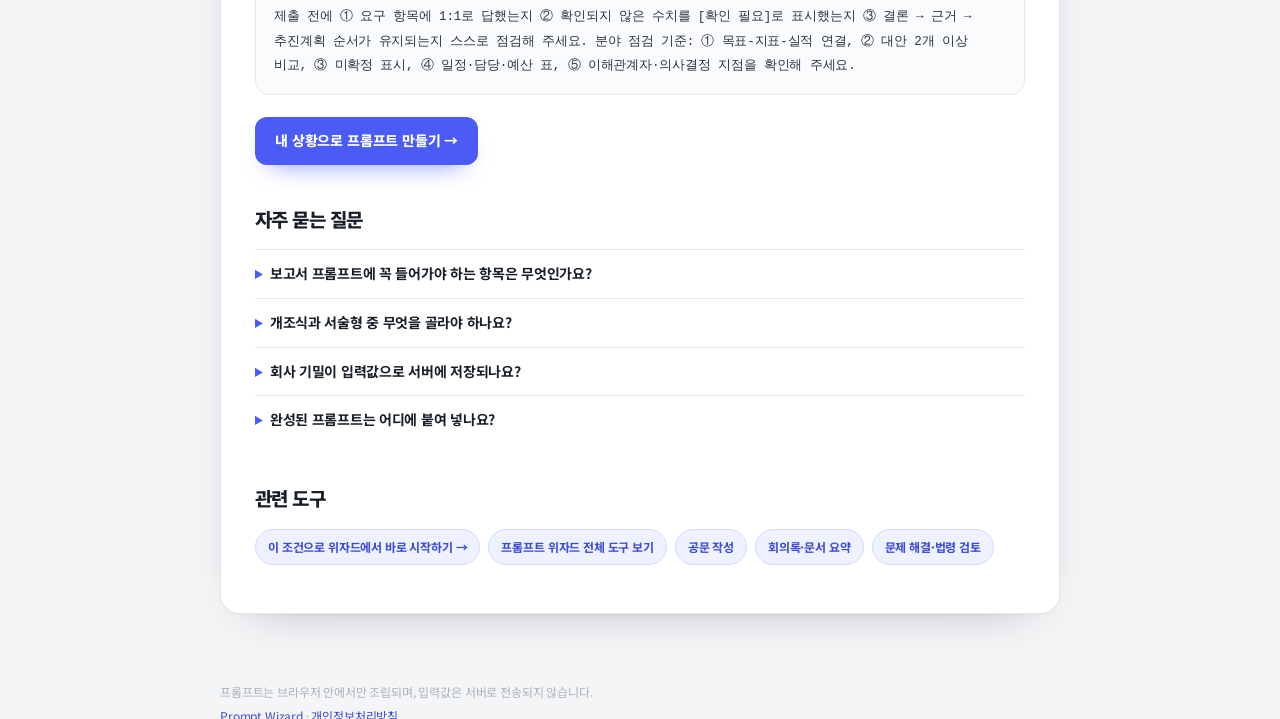
<file: landing/public-report.html>
<!DOCTYPE html>
<html lang="ko">
<head>
<meta charset="utf-8">
<meta name="viewport" content="width=device-width, initial-scale=1">
<meta name="color-scheme" content="light">
<title>공공기관 보고서 작성 AI 프롬프트 · 결재·보고서 문장 만들기</title>
<meta name="description" content="내부결재·결과보고·검토보고를 개조식(□·ㅇ·-)으로 쓰는 AI 프롬프트를 3단계로 만드세요. 결재권자가 30초에 판단하도록 결론·근거·계획 순서를 자동 구성합니다.">
<meta name="robots" content="index,follow">
<meta name="theme-color" content="#4a5cf5">
<link rel="canonical" href="https://elcue2-cpu.github.io/Prompt-wizard/landing/public-report.html">
<meta property="og:type" content="article">
<meta property="og:site_name" content="Prompt Wizard">
<meta property="og:locale" content="ko_KR">
<meta property="og:title" content="공공기관 보고서 작성 AI 프롬프트 · 결재·보고서 문장 만들기">
<meta property="og:description" content="내부결재·결과보고·검토보고를 개조식(□·ㅇ·-)으로 쓰는 AI 프롬프트를 3단계로 만드세요. 결재권자가 30초에 판단하도록 결론·근거·계획 순서를 자동 구성합니다.">
<meta property="og:url" content="https://elcue2-cpu.github.io/Prompt-wizard/landing/public-report.html">
<meta property="og:image" content="https://elcue2-cpu.github.io/Prompt-wizard/assets/img/og-default.png">
<meta name="twitter:card" content="summary_large_image">
<meta name="twitter:title" content="공공기관 보고서 작성 AI 프롬프트 · 결재·보고서 문장 만들기">
<meta name="twitter:description" content="내부결재·결과보고·검토보고를 개조식(□·ㅇ·-)으로 쓰는 AI 프롬프트를 3단계로 만드세요. 결재권자가 30초에 판단하도록 결론·근거·계획 순서를 자동 구성합니다.">
<link rel="icon" href="data:image/svg+xml,%3Csvg xmlns='http://www.w3.org/2000/svg' viewBox='0 0 100 100'%3E%3Ctext y='.9em' font-size='88'%3E%E2%9C%A8%3C/text%3E%3C/svg%3E">
<link rel="preconnect" href="https://fonts.googleapis.com">
<link rel="preconnect" href="https://fonts.gstatic.com" crossorigin>
<link href="https://fonts.googleapis.com/css2?family=Noto+Sans+KR:wght@400;500;700;800&display=swap" rel="stylesheet">
<link rel="stylesheet" href="../assets/css/landing.css">
</head>
<body>

<header class="lp-top">
  <a class="lp-brand" href="../"><span class="lp-mark" aria-hidden="true">✦</span> Prompt Wizard</a>
  <nav class="lp-nav" aria-label="활용 가이드">
    <a href="public-report.html">보고서</a>
    <a href="official-document.html">공문</a>
    <a href="excel-automation.html">엑셀</a>
    <a href="business-email.html">이메일</a>
    <a href="meeting-summary.html">요약</a>
  </nav>
</header>

<main class="lp">
  <article>
    <p class="lp-crumb"><a href="../">Prompt Wizard</a> › 공공기관 보고서 작성</p>
    <h1>공공기관 보고서 작성 AI 프롬프트</h1>
    <div class="lp-lead">
      <p>보고서는 “무엇을 했는지”보다 “결재권자가 무엇을 결정해야 하는지”가 먼저 보여야 합니다. 그래서 프롬프트에 문서 성격, 결재권자가 판단할 목적, 개조식 서식, 직무별 점검 기준을 함께 넣어야 결과가 흔들리지 않습니다.</p>
      <p>이 페이지의 프롬프트 예시는 공공기관 실무 서식(□ 대제목 → ㅇ 중항목 → - 세부내용, 「~함/~임/~예정/~필요」)을 그대로 따릅니다. 위자드에서 8대 분야와 세부 업무를 고르면 그 분야의 판단 기준(예산 근거, 이해관계 조정, 성과지표)까지 문장에 붙습니다.</p>
    </div>

    <p class="lp-cta-row">
      <a class="lp-cta" href="../?cat=public&amp;job=biz&amp;task=program&amp;out=report&amp;opt=doc%3Ainternal%7Cgoal%3Astatus%7Ctone%3Abrief">보고서 프롬프트 만들기 →</a>
      <span class="lp-cta-note">3단계 선택, 30초면 끝납니다. 설치·회원가입 없이 무료입니다.</span>
    </p>

    <section>
      <h2>무엇을 해결하나요</h2>
      <div class="lp-cards">
        <article class="card-mini"><h3>결론이 뒤에 숨는 보고서</h3><p>결론 → 근거 → 추진계획 → 행정사항 순서를 프롬프트에 고정해, 첫 문단에서 승인 여부를 판단할 수 있게 합니다.</p></article>
        <article class="card-mini"><h3>근거 없는 수치</h3><p>기본 가드레일이 확인되지 않은 수치·날짜를 지어내지 못하게 막고, 모르면 [확인 필요]로 표시하게 합니다.</p></article>
        <article class="card-mini"><h3>감사에서 걸리는 표현</h3><p>감사·의회 요구자료는 요구 항목별 1:1 답변 구조로, 개인정보·미확정 계획은 빼도록 제외 조건을 겁니다.</p></article>
      </div>
    </section>

    <section>
      <h2>사용 방법 3단계</h2>
      <ol class="lp-steps">
        <li><b>분야와 세부 업무 선택</b><p>사무·행정, 인사·재무, 기획, IT, 기술, 시설, 현장, 안전 8개 분야 중 하나를 고르고 세부 업무를 지정합니다.</p></li>
        <li><b>문서 성격·목적·문체 선택</b><p>내부결재·협조공문·감사 대응·계약 검토 중 하나, 목적, 문체를 칩으로 고릅니다.</p></li>
        <li><b>상황 메모를 채우고 복사</b><p>숫자·기한·예산을 두세 줄 적으면 프롬프트가 완성됩니다. 복사해서 쓰는 AI에 붙여 넣습니다.</p></li>
      </ol>
    </section>

    <section>
      <h2>실제 완성 프롬프트 예시</h2>
      <p>아래는 이 페이지의 프리셋으로 만든 프롬프트입니다. 그대로 복사해 쓰거나, 위자드에서 자기 상황으로 바꿔 다시 만들 수 있습니다.</p>
      <pre class="lp-prompt"><code>당신은 공공기관의 무엇을 왜 하는지를 정하고 일정·성과로 닫는 실무를 15년 넘게 맡아 온 실무 문서 전문가입니다. 결재권자가 30초 안에 승인 여부를 판단하도록 결론과 근거 숫자를 앞세우고, 감사·의회 지적을 받지 않을 구조로 씁니다.
저는 사업기획·프로젝트 관리 직무에서 「프로젝트 추진·진척관리」 업무를 담당하고 있습니다.
내부 결재권자가 계획 대비 실적과 미달 원인을 한눈에 파악할 수 있도록 보고서를 작성해 주세요.
판단은 다음 순서로 해 주세요: ① 문제·목표 정의 → ② 상위계획·정책 정합성 → ③ 대안·타당성(비용·편익·리스크) → ④ 일정·자원·이해관계자 → ⑤ 성과지표·환류. 추진배경 → 목표·지표 → 대안 비교(비용·기간·리스크) → 추진일정·자원 → 환류. 결론 → 근거 → 대안 비교표 → 추진계획 순서. 숫자에는 기준연도를 붙인다.
상황은 다음과 같습니다.
12월 정기점검 용역 인력 2명 증원을 요청드립니다.
현재 1인당 점검 대상 320건, 야간 고장 대응 평균 41분, 11월에 2시간 초과 3건이 발생했습니다.
추가 인건비 월 480만 원, 외주 대체 시 월 720만 원이며 예산 잔액 1,200만 원 범위에서 처리 가능합니다.
개조식 보고서로 작성해 주세요. □ 대제목 → ㅇ 중항목 → - 세부내용 순으로 내려가고, 문장은 「~함 / ~임 / ~예정 / ~필요」로 끝맺어 주세요. 본문은 추진배경(관련 규정·상위계획) → 현황 및 문제점 → 검토내용(대안 비교) → 추진계획(소요예산·일정·전결권 확인) → 행정사항 순서로 잡아 주세요.
문체는 공공기관 개조식으로, 감정·추측을 빼고 사실과 수치만 남겨 항목마다 한 줄로 끝맺어 주세요.
결재선은 기안자 → 검토자 → 결재권자 순으로 판단 근거가 이어지게 쓰고, 전결권자와 전결 범위를 표시해 주세요. 계획 대비 실적을 같은 기준으로 비교하고, 미달 항목은 원인과 보완 계획까지 붙여 주세요.
특히 목표와 상위계획의 정합성, 대안·타당성·재원의 비교, 성과지표와 환류의 연결을 기준으로 판단해 주세요. 그중 「주요사업」 업무에 해당하니, 주요사업 관점에서 사업 목적·범위·추진 체계와 부서별 역할을 구분해 써야 합니다.
분량은 A4 1~2장, 한 문단 3줄 이내, 표는 5열 이내로 해 주세요. 인용한 규정·통계·기준일은 문장 끝에 괄호로 출처와 기준일을 적어 주세요.
다음 원칙은 반드시 지켜 주세요. 확인되지 않은 수치·날짜·사람·기관·조항은 지어내지 말고, 모르면 모른다고 쓰세요.
제출 전에 ① 요구 항목에 1:1로 답했는지 ② 확인되지 않은 수치를 [확인 필요]로 표시했는지 ③ 결론 → 근거 → 추진계획 순서가 유지되는지 스스로 점검해 주세요. 분야 점검 기준: ① 목표-지표-실적 연결, ② 대안 2개 이상 비교, ③ 미확정 표시, ④ 일정·담당·예산 표, ⑤ 이해관계자·의사결정 지점을 확인해 주세요.</code></pre>
      <p class="lp-cta-row">
        <a class="lp-cta" href="../?cat=public&amp;job=biz&amp;task=program&amp;out=report&amp;opt=doc%3Ainternal%7Cgoal%3Astatus%7Ctone%3Abrief">내 상황으로 프롬프트 만들기 →</a>
      </p>
    </section>

    <!-- 광고 자리(랜딩): 승인 전에는 스크립트가 슬롯을 그리지 않습니다 -->
    <div class="ad-slot" data-ad-slot="landing" hidden aria-hidden="true"></div>

    <section>
      <h2>자주 묻는 질문</h2>
      <details class="faq"><summary>보고서 프롬프트에 꼭 들어가야 하는 항목은 무엇인가요?</summary><p>문서 성격(내부결재·협조공문·감사 대응·계약 검토), 결재권자가 결정할 목적, 문체(개조식·비교표·서술형), 그리고 확인되지 않은 수치를 지어내지 말라는 원칙입니다. 여기에 담당 직무의 점검 기준을 붙이면 결재 과정에서 되돌아오는 일이 줄어듭니다.</p></details>
        <details class="faq"><summary>개조식과 서술형 중 무엇을 골라야 하나요?</summary><p>내부 결재와 감사 대비는 개조식(□·ㅇ·-)이 안전합니다. 외부 제출용이나 위원회 보고처럼 읽는 사람이 처음 접하는 문서는 논리 서술형이 낫습니다. 위자드에서는 문체 칩 하나로 바꿀 수 있습니다.</p></details>
        <details class="faq"><summary>회사 기밀이 입력값으로 서버에 저장되나요?</summary><p>아니요. 프롬프트는 브라우저 안에서만 조립되고 입력값은 서버로 전송되지 않습니다. 즐겨찾기를 저장하면 그 내용만 사용자의 브라우저 저장소에 남고, 언제든 직접 삭제할 수 있습니다.</p></details>
        <details class="faq"><summary>완성된 프롬프트는 어디에 붙여 넣나요?</summary><p>ChatGPT, Claude, Gemini 등 사용하는 AI 대화창이면 됩니다. 위자드의 「1클릭 복사」로 복사한 뒤 대화창에 붙여 넣고, 마지막에 실제 상황 메모를 덧붙이면 됩니다.</p></details>
    </section>

    <section>
      <h2>관련 도구</h2>
      <p class="lp-links">
      <a class="inline-cta" href="../?cat=public&amp;job=biz&amp;task=program&amp;out=report&amp;opt=doc%3Ainternal%7Cgoal%3Astatus%7Ctone%3Abrief">이 조건으로 위자드에서 바로 시작하기 →</a>
      <a class="inline-cta" href="../">프롬프트 위자드 전체 도구 보기</a>
      <a class="inline-cta" href="official-document.html">공문 작성</a>
      <a class="inline-cta" href="meeting-summary.html">회의록·문서 요약</a>
      <a class="inline-cta" href="issue-review.html">문제 해결·법령 검토</a>
      </p>
    </section>
  </article>
</main>

<footer class="lp-foot">
  <p>프롬프트는 브라우저 안에서만 조립되며, 입력값은 서버로 전송되지 않습니다.</p>
  <p><a href="../">Prompt Wizard</a> · <a href="../privacy.html">개인정보처리방침</a></p>
</footer>

<script type="application/ld+json">{"@context":"https://schema.org","@type":"FAQPage","mainEntity":[{"@type":"Question","name":"보고서 프롬프트에 꼭 들어가야 하는 항목은 무엇인가요?","acceptedAnswer":{"@type":"Answer","text":"문서 성격(내부결재·협조공문·감사 대응·계약 검토), 결재권자가 결정할 목적, 문체(개조식·비교표·서술형), 그리고 확인되지 않은 수치를 지어내지 말라는 원칙입니다. 여기에 담당 직무의 점검 기준을 붙이면 결재 과정에서 되돌아오는 일이 줄어듭니다."}},{"@type":"Question","name":"개조식과 서술형 중 무엇을 골라야 하나요?","acceptedAnswer":{"@type":"Answer","text":"내부 결재와 감사 대비는 개조식(□·ㅇ·-)이 안전합니다. 외부 제출용이나 위원회 보고처럼 읽는 사람이 처음 접하는 문서는 논리 서술형이 낫습니다. 위자드에서는 문체 칩 하나로 바꿀 수 있습니다."}},{"@type":"Question","name":"회사 기밀이 입력값으로 서버에 저장되나요?","acceptedAnswer":{"@type":"Answer","text":"아니요. 프롬프트는 브라우저 안에서만 조립되고 입력값은 서버로 전송되지 않습니다. 즐겨찾기를 저장하면 그 내용만 사용자의 브라우저 저장소에 남고, 언제든 직접 삭제할 수 있습니다."}},{"@type":"Question","name":"완성된 프롬프트는 어디에 붙여 넣나요?","acceptedAnswer":{"@type":"Answer","text":"ChatGPT, Claude, Gemini 등 사용하는 AI 대화창이면 됩니다. 위자드의 「1클릭 복사」로 복사한 뒤 대화창에 붙여 넣고, 마지막에 실제 상황 메모를 덧붙이면 됩니다."}}]}</script>
<script defer src="../assets/js/data/config.js"></script>
<script defer src="../assets/js/ads.js"></script>
</body>
</html>
</file>
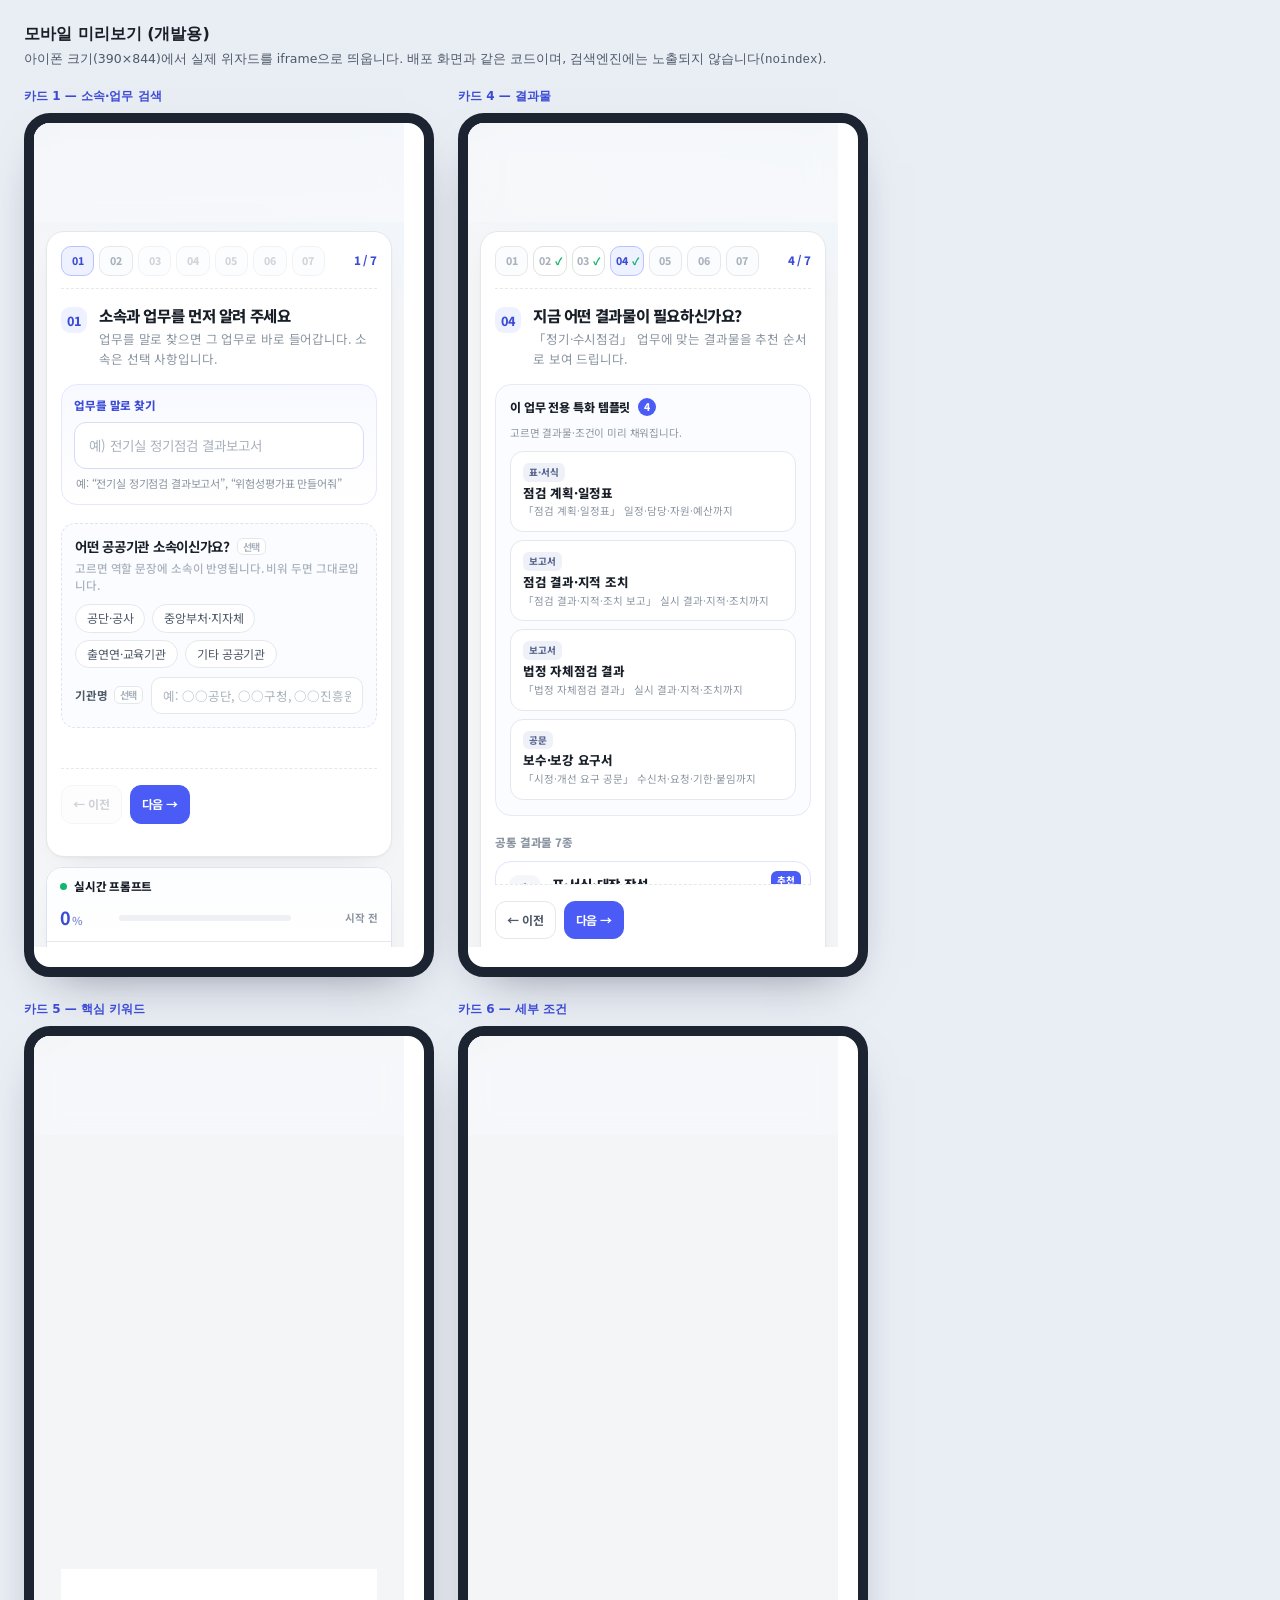
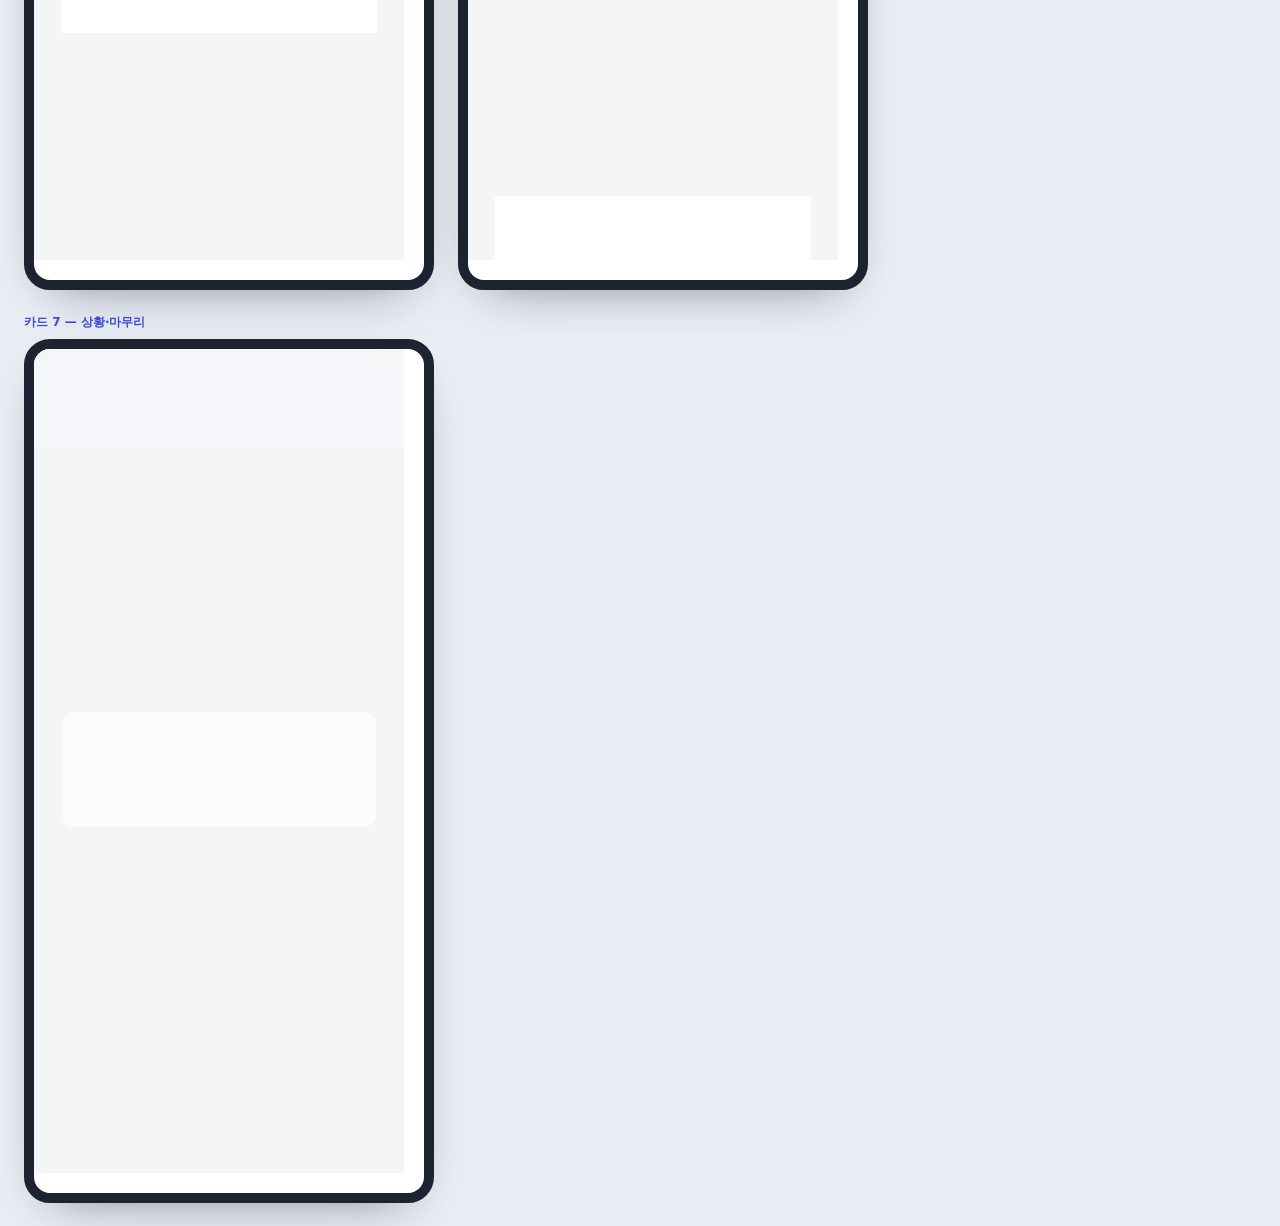
<file: tools/mobile-preview.html>
<!DOCTYPE html>
<html lang="ko">
<head>
<meta charset="utf-8">
<meta name="viewport" content="width=device-width, initial-scale=1">
<meta name="robots" content="noindex,nofollow">
<title>Prompt Wizard · 모바일 미리보기 (개발용)</title>
<style>
  body{margin:0;padding:24px;background:#e9edf4;font-family:'Noto Sans KR',system-ui,sans-serif;color:#191f28}
  h1{margin:0 0 4px;font-size:16px}
  p{margin:0 0 18px;font-size:12.5px;color:#4e5968;line-height:1.6}
  .row{display:flex;flex-wrap:wrap;gap:24px;align-items:flex-start}
  .item{display:flex;flex-direction:column;gap:8px}
  .cap{font-size:12px;font-weight:700;color:#3b4bd6}
  .phone{width:390px;height:844px;border-radius:26px;border:10px solid #1b2430;background:#fff;overflow:hidden;box-shadow:0 20px 50px -30px rgba(15,23,42,.6)}
  .phone iframe{display:block;width:370px;height:824px;border:0;background:#f4f5f7}
</style>
</head>
<body>
  <h1>모바일 미리보기 (개발용)</h1>
  <p>아이폰 크기(390×844)에서 실제 위자드를 iframe으로 띄웁니다. 배포 화면과 같은 코드이며, 검색엔진에는 노출되지 않습니다(<code>noindex</code>).</p>
  <div class="row">
    <div class="item">
      <span class="cap">카드 1 — 소속·업무 검색</span>
      <div class="phone"><iframe src="../index.html?v=53&amp;card=1" title="Prompt Wizard 모바일 미리보기 (카드 1)"></iframe></div>
    </div>
    <div class="item">
      <span class="cap">카드 4 — 결과물</span>
      <div class="phone"><iframe src="../index.html?v=53&amp;cat=public&amp;job=fac&amp;task=inspection&amp;out=report&amp;card=4" title="Prompt Wizard 모바일 미리보기 (카드 4)"></iframe></div>
    </div>
    <div class="item">
      <span class="cap">카드 5 — 핵심 키워드</span>
      <div class="phone"><iframe src="../index.html?v=53&amp;cat=public&amp;job=fac&amp;task=inspection&amp;out=report&amp;kw=%EC%A0%84%EA%B8%B0%EC%8B%A4%20%EC%A0%95%EC%A0%84%20%EB%8C%80%EB%B9%84&amp;card=5" title="Prompt Wizard 모바일 미리보기 (카드 5)"></iframe></div>
    </div>
    <div class="item">
      <span class="cap">카드 6 — 세부 조건</span>
      <div class="phone"><iframe src="../index.html?v=53&amp;cat=public&amp;job=fac&amp;task=inspection&amp;out=report&amp;kw=%EC%A0%84%EA%B8%B0%EC%8B%A4%20%EC%A0%95%EC%A0%84%20%EB%8C%80%EB%B9%84&amp;opt=doc%3Ainternal%7Cgoal%3Astatus%7Ctone%3Abrief&amp;card=6" title="Prompt Wizard 모바일 미리보기 (카드 6)"></iframe></div>
    </div>
    <div class="item">
      <span class="cap">카드 7 — 상황·마무리</span>
      <div class="phone"><iframe src="../index.html?v=53&amp;cat=public&amp;job=fac&amp;task=inspection&amp;out=report&amp;kw=%EC%A0%84%EA%B8%B0%EC%8B%A4%20%EC%A0%95%EC%A0%84%20%EB%8C%80%EB%B9%84&amp;opt=doc%3Ainternal%7Cgoal%3Astatus%7Ctone%3Abrief&amp;card=7" title="Prompt Wizard 모바일 미리보기 (카드 7)"></iframe></div>
    </div>
  </div>
</body>
</html>
</file>
<file: assets/css/app.css>
/* Prompt Wizard — 앱 스타일 (v3 CSS 이관) */
/* =========================================================
   디자인 토큰
   ========================================================= */
:root{
  --bg:#f4f5f7;
  --surface:#ffffff;
  --ink:#191f28;
  --ink-2:#4e5968;
  --ink-3:#8b95a1;
  --ink-4:#a9b2bd;
  --line:#e5e8eb;
  --line-2:#eef1f4;
  --brand:#4a5cf5;
  --brand-deep:#3d4de0;
  --brand-ink:#3b4bd6;
  --brand-tint:#eef1ff;
  --ok:#12b76a;
  --radius:20px;
  --shadow-card:0 1px 2px rgba(17,24,39,.03), 0 10px 30px -20px rgba(17,24,39,.18);
}

*,*::before,*::after{box-sizing:border-box}
html,body{margin:0;padding:0}
[hidden]{display:none !important}

body{
  font-family:'Noto Sans KR',-apple-system,BlinkMacSystemFont,'Apple SD Gothic Neo','Malgun Gothic',system-ui,sans-serif;
  background:
    radial-gradient(1100px 420px at 10% -10%, #e8ecff 0%, rgba(232,236,255,0) 62%),
    radial-gradient(900px 380px at 100% 0%, #eef7ff 0%, rgba(238,247,255,0) 55%),
    var(--bg);
  color:var(--ink);
  line-height:1.55;
  letter-spacing:-.01em;
  -webkit-font-smoothing:antialiased;
  min-height:100vh;
}

button{font:inherit;color:inherit}
a{color:inherit;text-decoration:none}
.sr-only{position:absolute;width:1px;height:1px;padding:0;margin:-1px;overflow:hidden;clip:rect(0 0 0 0);white-space:nowrap;border:0}

/* =========================================================
   상단 바
   ========================================================= */
.topbar{
  position:sticky;top:0;z-index:40;
  background:rgba(247,248,250,.82);
  backdrop-filter:blur(14px);
  -webkit-backdrop-filter:blur(14px);
  border-bottom:1px solid rgba(229,232,235,.9);
}
.topbar-inner{
  max-width:1440px;margin:0 auto;padding:13px 28px;
  display:flex;align-items:center;justify-content:space-between;gap:16px;
}
.brand{display:flex;align-items:center;gap:11px;min-width:0}
.brand-mark{
  width:36px;height:36px;flex:none;border-radius:12px;
  background:linear-gradient(135deg,#5b6bff 0%,#8b5cf6 100%);
  color:#fff;display:grid;place-items:center;font-size:16px;
  box-shadow:0 8px 18px -8px rgba(91,107,255,.85);
}
.brand-title{font-size:15px;font-weight:800;letter-spacing:-.02em;line-height:1.25}
.brand-sub{font-size:12px;color:var(--ink-3);letter-spacing:-.01em;margin-top:1px;white-space:nowrap;overflow:hidden;text-overflow:ellipsis}
.reset-btn{
  flex:none;display:inline-flex;align-items:center;gap:5px;
  padding:8px 13px;border-radius:10px;border:1px solid var(--line);
  background:#fff;color:var(--ink-2);font-size:12.5px;font-weight:600;
  cursor:pointer;transition:border-color .16s,background .16s,color .16s;
}
.reset-btn:hover{border-color:#ccd3e0;background:#fafbfd;color:var(--ink)}

/* =========================================================
   레이아웃
   ========================================================= */
.app{max-width:1440px;margin:0 auto;padding:22px 28px 52px}
.workspace{
  display:grid;
  grid-template-columns:minmax(0,1.05fr) minmax(440px,.95fr);
  gap:22px;
  align-items:start;
}
.col-left{display:flex;flex-direction:column;gap:16px;min-width:0}

/* =========================================================
   카드 / 스텝
   ========================================================= */
.card{
  background:var(--surface);
  border:1px solid var(--line);
  border-radius:var(--radius);
  padding:22px;
  box-shadow:var(--shadow-card);
}
.step-head{display:flex;gap:12px;align-items:flex-start;margin-bottom:16px}
.step-num{
  flex:none;width:26px;height:26px;border-radius:9px;margin-top:2px;
  background:var(--brand-tint);color:var(--brand-ink);
  display:grid;place-items:center;font-size:12.5px;font-weight:800;
}
.step-title{margin:0;font-size:16.5px;font-weight:800;letter-spacing:-.025em;line-height:1.35}
.step-sub{margin:3px 0 0;font-size:12.5px;color:var(--ink-3);letter-spacing:-.01em}

/* =========================================================
   즐겨찾기 · 최근 프롬프트
   ========================================================= */
.shelf-head{display:flex;align-items:center;justify-content:space-between;gap:10px;flex-wrap:wrap;margin-bottom:12px}
.shelf-title{margin:0;font-size:15px;font-weight:800;letter-spacing:-.025em}
.shelf-actions{display:flex;gap:6px;flex-wrap:wrap}
.shelf-group + .shelf-group{margin-top:14px;padding-top:13px;border-top:1px dashed var(--line)}
.shelf-sub{margin:0 0 7px;font-size:12px;font-weight:800;color:var(--ink-2);letter-spacing:-.01em}
.shelf-empty{margin:0;font-size:12px;color:var(--ink-4);line-height:1.6}
.shelf-list{list-style:none;margin:0;padding:0;display:flex;flex-direction:column;gap:5px}
.shelf-item{display:flex;align-items:stretch;gap:5px;min-width:0}
.shelf-load{
  flex:1;min-width:0;display:flex;flex-direction:column;align-items:flex-start;gap:1px;
  padding:8px 10px;border-radius:10px;border:1px solid var(--line-2);background:#fafbfd;
  text-align:left;cursor:pointer;transition:border-color .15s,background .15s;
}
.shelf-load:hover{border-color:#ccd3e0;background:#fff}
.shelf-item-title{font-size:12.5px;font-weight:700;letter-spacing:-.02em;white-space:nowrap;overflow:hidden;text-overflow:ellipsis;max-width:100%}
.shelf-item-meta{font-size:11px;color:var(--ink-4);white-space:nowrap;overflow:hidden;text-overflow:ellipsis;max-width:100%}
.shelf-del{
  flex:none;width:32px;border-radius:10px;border:1px solid var(--line-2);background:#fff;
  color:var(--ink-4);font-size:12px;cursor:pointer;transition:color .15s,border-color .15s;
}
.shelf-del:hover{color:#d64545;border-color:#f3c6c6}
.shelf-note{margin:12px 0 0;font-size:11px;color:var(--ink-4);line-height:1.6}

/* =========================================================
   품질 점검 패널
   ========================================================= */
.quality{border-top:1px solid var(--line);background:#fff}
.quality-head{
  width:100%;display:flex;align-items:center;gap:8px;padding:10px 14px;
  border:0;background:transparent;cursor:pointer;text-align:left;
}
.quality-head:hover{background:#fafbfd}
.quality-score{display:inline-flex;align-items:baseline;gap:1px;color:var(--brand-ink);font-weight:800}
.quality-score b{font-size:16px;letter-spacing:-.02em}
.quality-score small{font-size:10.5px;color:var(--ink-3);font-weight:700}
.quality-title{font-size:12.5px;font-weight:700;letter-spacing:-.01em}
.quality-label{margin-left:auto;font-size:11.5px;font-weight:700;color:var(--ink-3)}
.quality.is-low .quality-label{color:#c2410c}
.quality-caret{font-size:10px;color:var(--ink-4);transition:transform .16s}
.quality.is-open .quality-caret{transform:rotate(180deg)}
.quality-body{padding:0 14px 12px}
.quality-list{list-style:none;margin:0 0 8px;padding:0;display:flex;flex-direction:column;gap:5px}
.quality-item{display:grid;grid-template-columns:auto auto 1fr;align-items:baseline;gap:8px;font-size:11.5px}
.qi-name{font-weight:700;color:var(--ink-2);letter-spacing:-.01em}
.qi-score{font-variant-numeric:tabular-nums;color:var(--ink-4);font-size:10.5px}
.qi-advice{color:var(--ink-3);line-height:1.5}
.quality-item.is-ok .qi-name{color:var(--ok)}
.quality-item.is-ok .qi-advice{color:var(--ink-4)}
.quality-note{margin:0;font-size:10.5px;color:var(--ink-4)}

/* =========================================================
   광고 자리 (enabled:false 이면 hidden — 빈 공간도 남기지 않음)
   ========================================================= */
.ad-slot{max-width:1440px}
.ad-slot--start{margin:150px 0 2px}
.ad-slot--end{margin:14px 0 150px;padding:0 14px}
.ad-slot--main{margin:22px auto 0}
.ad-dev{
  padding:18px;border:1px dashed #ccd3e0;border-radius:14px;background:#fafbfd;
  color:var(--ink-4);font-size:11.5px;text-align:center;
}

/* =========================================================
   하단 안내 링크
   ========================================================= */
.site-foot{margin-top:30px;padding-top:18px;border-top:1px solid var(--line)}
.foot-links{display:flex;flex-wrap:wrap;gap:6px 14px}
.foot-links a{font-size:12px;color:var(--ink-2);letter-spacing:-.01em}
.foot-links a:hover{color:var(--brand-ink);text-decoration:underline}
.foot-note{margin:10px 0 0;font-size:11.5px;color:var(--ink-4);line-height:1.6}

/* =========================================================
   Step 2 · 질문 / 칩 / 메모
   ========================================================= */
.q + .q{margin-top:19px}
.q-label{display:flex;align-items:baseline;justify-content:space-between;gap:10px;margin-bottom:9px}
.q-label-tx{font-size:13.5px;font-weight:700;letter-spacing:-.02em}
.q-hint{font-size:11.5px;color:var(--ink-4);font-weight:500;letter-spacing:-.01em;text-align:right}
.chips{display:flex;flex-wrap:wrap;gap:7px}
.chip{
  display:inline-flex;align-items:center;gap:4px;
  padding:8px 13px;border-radius:999px;border:1px solid var(--line);
  background:#fff;color:var(--ink-2);font-size:13px;letter-spacing:-.01em;
  cursor:pointer;line-height:1.2;
  transition:border-color .15s, background .15s, color .15s, box-shadow .15s, transform .15s;
}
.chip:hover{border-color:#c9d1de;background:#fbfcfe}
.chip:active{transform:scale(.985)}
.chip:focus-visible{outline:none;box-shadow:0 0 0 3px rgba(74,92,245,.16);border-color:#b9c2ff}
.chip-tick{display:none;font-size:10.5px;font-weight:900;color:var(--brand);margin-right:1px}
.chip.is-on{
  border-color:#b9c2ff;background:var(--brand-tint);color:var(--brand-ink);
  font-weight:600;box-shadow:0 3px 10px -6px rgba(74,92,245,.85);
}
.chip.is-on .chip-tick{display:inline}

/* 세부 업무(직무 하위) 칩 */
.subchips{
  display:flex;flex-wrap:wrap;align-items:center;gap:6px;
  margin-top:9px;padding:10px 11px;border:1px dashed #dfe4ee;border-radius:12px;
  background:#fbfcff;
}
.subchips.is-empty{background:#fbfcfe}
.subchips-label{flex:0 0 100%;font-size:11px;font-weight:800;color:var(--ink-3);letter-spacing:-.01em;margin-bottom:2px}
.subchips.is-empty .subchips-label{font-weight:600;color:var(--ink-4)}
.chip-sub{padding:6px 11px;font-size:12px;background:#fff;border-color:#e3e8f2}
.chip-sub:hover{border-color:#c9d1de}
.chip-sub.is-on{background:var(--brand-tint);border-color:#b9c2ff;color:var(--brand-ink);font-weight:600}

.q-empty{
  display:flex;align-items:center;gap:10px;
  padding:16px 16px;border-radius:14px;border:1px dashed #d9e0ea;background:#fbfcfe;
  font-size:12.5px;color:var(--ink-3);line-height:1.5;
}
.q-empty-ic{font-size:16px}

/* 메모 입력 */
.memo{margin-top:20px;padding-top:18px;border-top:1px dashed var(--line)}
.memo-top{display:flex;align-items:center;justify-content:space-between;gap:10px;margin-bottom:9px}
.mini-btn{
  display:inline-flex;align-items:center;gap:4px;
  padding:5px 10px;border-radius:8px;border:1px solid #e2e6ff;background:#f6f7ff;
  color:var(--brand-ink);font-size:11.5px;font-weight:700;letter-spacing:-.01em;
  cursor:pointer;transition:background .15s, border-color .15s, transform .15s;
}
.mini-btn:hover{background:#eef1ff;border-color:#cdd4ff}
.mini-btn:active{transform:scale(.98)}
#memo{
  display:block;width:100%;min-height:104px;max-height:280px;resize:none;
  border:1px solid var(--line);border-radius:14px;
  padding:13px 14px;background:#fbfcfd;
  font:inherit;font-size:13.5px;line-height:1.68;letter-spacing:-.01em;color:var(--ink);
  outline:none;transition:border-color .16s, background .16s, box-shadow .16s;
}
#memo::placeholder{color:#a9b2bd;line-height:1.62}
#memo:focus{border-color:#b9c2ff;background:#fff;box-shadow:0 0 0 4px rgba(74,92,245,.1)}
.memo-foot{display:flex;align-items:center;justify-content:space-between;gap:10px;margin-top:7px;font-size:11.5px;color:var(--ink-4);letter-spacing:-.01em}
.memo-foot span:first-child{overflow:hidden;text-overflow:ellipsis;white-space:nowrap}

/* =========================================================
   Step 3 · 가드레일
   ========================================================= */
.guard-list{display:flex;flex-direction:column;gap:8px}
.gchip{
  display:flex;align-items:center;gap:10px;width:100%;text-align:left;
  padding:11px 13px;border-radius:12px;border:1px solid var(--line);background:#fff;
  font-size:13px;color:var(--ink-2);letter-spacing:-.01em;cursor:pointer;
  transition:border-color .16s, background .16s, color .16s, box-shadow .16s;
}
.gchip:hover{border-color:#cfd6e0;background:#fbfcfe}
.gchip:focus-visible{outline:none;box-shadow:0 0 0 3px rgba(74,92,245,.16);border-color:#b9c2ff}
.gbox{
  width:18px;height:18px;flex:none;border-radius:6px;
  border:1.5px solid #cfd6e0;background:#fff;
  display:grid;place-items:center;color:transparent;font-size:10.5px;font-weight:900;
  transition:background .16s, border-color .16s, color .16s;
}
.gchip.is-on{border-color:#b9c2ff;background:#f7f8ff;color:var(--ink);font-weight:600}
.gchip.is-on .gbox{background:var(--brand);border-color:var(--brand);color:#fff}

/* =========================================================
   오른쪽 · 미리보기 패널
   ========================================================= */
.preview-col{
  position:sticky;top:86px;
  height:calc(100vh - 110px);
  height:calc(100dvh - 110px);
  min-height:480px;
  display:flex;flex-direction:column;
  background:#fff;border:1px solid var(--line);border-radius:20px;
  box-shadow:0 1px 2px rgba(17,24,39,.03), 0 24px 60px -40px rgba(17,24,39,.45);
  overflow:hidden;
}
.preview-head{
  padding:15px 18px 13px;
  border-bottom:1px solid var(--line);
  background:linear-gradient(180deg,#fcfdff 0%,#fff 100%);
}
.ph-top{display:flex;align-items:center;justify-content:space-between;gap:10px;margin-bottom:12px}
.ph-title{display:flex;align-items:center;gap:7px;font-size:13px;font-weight:800;letter-spacing:-.02em}
.live-dot{
  width:7px;height:7px;border-radius:50%;background:var(--ok);
  box-shadow:0 0 0 0 rgba(18,183,106,.45);animation:pulseDot 2.2s infinite;
}
@keyframes pulseDot{
  0%{box-shadow:0 0 0 0 rgba(18,183,106,.45)}
  70%{box-shadow:0 0 0 7px rgba(18,183,106,0)}
  100%{box-shadow:0 0 0 0 rgba(18,183,106,0)}
}
/* 게이지 */
.gauge-row{display:flex;align-items:center;gap:11px}
.gauge-num{
  display:flex;align-items:baseline;gap:1px;font-size:20px;font-weight:800;
  letter-spacing:-.04em;color:var(--brand-ink);min-width:54px;
  transition:color .3s;
}
.gauge-num small{font-size:11px;font-weight:700;color:#8b96d8;margin-left:1px}
.gauge-track{flex:1;height:8px;border-radius:999px;background:#eef0f4;overflow:hidden}
.gauge-fill{
  height:100%;width:0;border-radius:999px;
  background:linear-gradient(90deg,#96a3ff 0%,#4a5cf5 100%);
  transition:width .5s cubic-bezier(.22,.85,.25,1);
}
.gauge-tag{
  font-size:11px;font-weight:700;color:var(--ink-3);white-space:nowrap;letter-spacing:-.01em;
  min-width:80px;text-align:right;transition:color .25s;
}
.gauge-tag.is-done{color:#0f9d63}


/* 본문 */
.prompt-body{flex:1;min-height:0;overflow-y:auto;padding:14px 14px 16px;background:#fff;scroll-behavior:smooth;display:flex;flex-direction:column;align-items:stretch}
.prompt-body::-webkit-scrollbar{width:8px}
.prompt-body::-webkit-scrollbar-thumb{background:#e3e7ec;border-radius:99px}
.prompt-body::-webkit-scrollbar-thumb:hover{background:#d3d9e1}

.empty{flex:1 0 auto;min-height:100%;display:flex;flex-direction:column;align-items:center;justify-content:center;text-align:center;padding:24px}
.empty-art{
  width:74px;height:74px;border-radius:23px;background:#f4f6ff;border:1px dashed #c3cbfa;
  display:grid;place-items:center;font-size:27px;margin-bottom:15px;
  animation:floaty 4.5s ease-in-out infinite;
}
@keyframes floaty{0%,100%{transform:translateY(0)}50%{transform:translateY(-5px)}}
.empty-title{margin:0 0 6px;font-size:14px;font-weight:800;color:var(--ink-2);letter-spacing:-.02em}
.empty-desc{margin:0;font-size:12.5px;color:var(--ink-4);line-height:1.72;letter-spacing:-.01em;max-width:280px}
.empty-desc b{color:#7280d8;font-weight:700}

/* =========================================================
   실시간 타이핑 프롬프트 에디터
   ========================================================= */
.pw-doc{display:flex;flex-direction:column;flex:1 0 auto;min-height:0}
.pw-bar{
  position:sticky;top:0;z-index:2;
  display:flex;align-items:center;gap:7px;
  margin:0 0 10px;padding:2px 0 9px;
  background:#fff;border-bottom:1px dashed var(--line-2);
  font-family:'Noto Sans KR',-apple-system,sans-serif;
}
.pw-dot{flex:none;width:6px;height:6px;border-radius:50%;background:var(--ok);transition:background .2s}
.pw-dot.is-typing{background:#f0a020;animation:pwPulse .9s ease-in-out infinite}
@keyframes pwPulse{0%,100%{opacity:1;transform:scale(1)}50%{opacity:.35;transform:scale(.8)}}
.pw-status{font-size:11px;font-weight:700;color:var(--ink-3);letter-spacing:-.01em;white-space:nowrap;transition:color .2s}
.pw-status.is-typing{color:#b26a00}
.pw-status.is-done{color:#0f9d63}
.pw-meta{font-size:10.5px;color:var(--ink-4);letter-spacing:0;margin-left:auto;white-space:nowrap}
.pw-edit{
  flex:none;padding:3px 8px;border-radius:7px;border:1px solid var(--line);background:#fff;
  color:var(--ink-3);font-size:10.5px;font-weight:700;letter-spacing:-.01em;cursor:pointer;
  transition:background .15s,border-color .15s,color .15s;
}
.pw-edit:hover{background:#fafbfd;border-color:#ccd3e0;color:var(--ink)}
.pw-edit[aria-pressed="true"]{background:var(--brand-tint);border-color:#d3daff;color:var(--brand-ink)}
.pw-editor{
  font-family:ui-monospace,SFMono-Regular,'SF Mono',Menlo,Consolas,'Noto Sans KR',monospace;
  font-size:12.6px;line-height:1.78;letter-spacing:-.005em;color:#20262f;
  white-space:pre-wrap;word-break:keep-all;overflow-wrap:anywhere;
}
.pw-seg{margin:0 0 11px}
.pw-seg:last-child{margin-bottom:0}
.pw-mark{
  background:rgba(74,92,245,.11);color:inherit;border-radius:3px;
  box-shadow:inset 0 0 0 1px rgba(74,92,245,.06);
  transition:background .8s ease,box-shadow .8s ease;
}
.pw-mark.is-faded{background:transparent;box-shadow:none}
.pw-caret{
  display:inline-block;width:2px;height:1.05em;margin-left:1px;
  background:var(--brand);border-radius:1px;vertical-align:-.16em;
  animation:pwBlink 1.05s steps(1,end) infinite;
}
.pw-caret.is-writing{animation:pwBlink .5s steps(1,end) infinite}
@keyframes pwBlink{0%,48%{opacity:1}49%,100%{opacity:0}}
.pw-textarea{
  display:block;width:100%;flex:1 0 auto;min-height:180px;resize:vertical;
  border:1px solid var(--line);border-radius:12px;background:#fff;
  padding:11px 12px;color:#20262f;
  font-family:ui-monospace,SFMono-Regular,'SF Mono',Menlo,Consolas,'Noto Sans KR',monospace;
  font-size:12.6px;line-height:1.78;letter-spacing:-.005em;
  outline:none;
}
.pw-textarea:focus{border-color:#b9c2ff;box-shadow:0 0 0 3px rgba(74,92,245,.12)}
.pw-hint{
  margin:10px 0 0;font-size:11.5px;line-height:1.6;color:var(--ink-4);
  font-family:'Noto Sans KR',-apple-system,sans-serif;letter-spacing:-.01em;
}
.pw-hint b{color:#7280d8;font-weight:700}
.pw-foot{
  display:flex;flex-wrap:wrap;align-items:center;gap:8px;
  margin-top:10px;padding-top:9px;border-top:1px dashed var(--line-2);
  font-size:11px;line-height:1.5;color:#9a6700;
  font-family:'Noto Sans KR',-apple-system,sans-serif;letter-spacing:-.01em;
}
.pw-foot button{
  flex:none;padding:3px 9px;border-radius:7px;border:1px solid #f0d9a8;background:#fffaf0;
  color:#8a5a00;font-size:10.5px;font-weight:800;cursor:pointer;
}
.pw-foot button:hover{background:#fff3d6}
@media (prefers-reduced-motion: reduce){
  .pw-caret,.pw-dot.is-typing{animation:none}
}

/* =========================================================
   후속 팁 + 액션 바
   ========================================================= */
.tips{
  display:none;padding:13px 16px 15px;
  border-top:1px solid var(--line);
  background:linear-gradient(180deg,#fbfcff 0%,#f7f9ff 100%);
}
.tips.is-open{display:block;animation:tipsIn .25s ease-out}
@keyframes tipsIn{from{opacity:0;transform:translateY(4px)}to{opacity:1;transform:none}}
.tips h3{margin:0;font-size:12.5px;font-weight:800;letter-spacing:-.02em;color:var(--ink)}
.tips .tips-sub{margin:3px 0 10px;font-size:11.5px;color:var(--ink-3);letter-spacing:-.01em}
.tip{
  display:flex;align-items:center;gap:8px;
  background:#fff;border:1px solid var(--line);border-radius:10px;padding:8px 8px 8px 12px;
}
.tip + .tip{margin-top:6px}
.tip span{flex:1;font-size:12.3px;color:var(--ink-2);line-height:1.5;letter-spacing:-.01em}
.tip button{
  flex:none;display:inline-flex;align-items:center;gap:3px;
  padding:5px 9px;border-radius:7px;border:1px solid var(--line);background:#fbfcfe;
  color:var(--ink-3);font-size:10.5px;font-weight:700;cursor:pointer;
  transition:background .15s,color .15s,border-color .15s;
}
.tip button:hover{background:#f1f4ff;color:var(--brand-ink);border-color:#d6dcff}

.actions{display:flex;gap:8px;padding:12px 14px 13px;border-top:1px solid var(--line);background:#fff}
.btn{
  display:inline-flex;align-items:center;justify-content:center;gap:6px;
  font-size:12.8px;font-weight:700;letter-spacing:-.01em;
  padding:11px 14px;border-radius:12px;border:1px solid transparent;
  cursor:pointer;white-space:nowrap;
  transition:background .16s,border-color .16s,color .16s,transform .16s,box-shadow .16s;
}
.btn:active{transform:translateY(1px)}
.btn-primary{flex:1.15;background:var(--brand);color:#fff;box-shadow:0 10px 22px -14px rgba(74,92,245,1)}
.btn-primary:hover{background:var(--brand-deep);box-shadow:0 12px 26px -14px rgba(74,92,245,1)}
.btn-primary:disabled{background:#e7eaf3;color:#a8b2c0;box-shadow:none;cursor:not-allowed}
.btn-primary:focus-visible{outline:none;box-shadow:0 0 0 4px rgba(74,92,245,.22)}
.btn-ghost{flex:1;background:#fff;border-color:var(--line);color:var(--ink-2)}
.btn-ghost:hover{border-color:#ccd3e0;background:#fafbfd;color:var(--ink)}
.btn-ghost:focus-visible{outline:none;box-shadow:0 0 0 4px rgba(74,92,245,.16)}
.btn-ghost.is-off{opacity:.5}

/* =========================================================
   토스트
   ========================================================= */
.toast{
  position:fixed;left:50%;bottom:26px;z-index:200;
  transform:translate(-50%,16px);
  background:#191f28;color:#fff;
  font-size:12.8px;font-weight:600;letter-spacing:-.01em;
  padding:11px 17px;border-radius:12px;
  box-shadow:0 18px 44px -20px rgba(0,0,0,.75);
  opacity:0;pointer-events:none;
  transition:opacity .26s, transform .26s;
  max-width:calc(100vw - 40px);text-align:center;
}
.toast.is-on{opacity:1;transform:translate(-50%,0)}

@media (max-width:1024px){
  .topbar-inner{padding:10px 14px}
  .brand-sub{display:none}
  .app{padding:10px 12px 14px}
  .card{padding:16px 14px;border-radius:18px}

  /* ── v4.4 모바일: 자르지 않는다 ──
     위 = 질문 카드 한 장(자연 높이, 안쪽 스크롤 없음) + 이전/다음 버튼,
     아래 = 실시간 프롬프트(문서 흐름, 높이 고정 없음).
     화면을 나눠 담지 않으므로 어떤 카드도 잘리지 않고, 페이지 전체가 스크롤된다. */
  .workspace{display:flex;flex-direction:column;align-items:stretch;gap:10px}
  .col-left{display:contents}
  .wizard,.preview-col,.shelf{min-width:0;width:100%;max-width:100%}
  .wizard{
    order:1;flex:0 0 auto;
    height:auto;min-height:0;max-height:none;overflow:visible;
    padding:14px 14px 12px;
  }
  .wizard-top{margin-bottom:12px;padding-bottom:10px}
  /* 이전/다음은 화면 아래에 붙여 둔다 — 긴 카드에서도 버튼을 찾아 내려가지 않게 */
  .wstep-nav{
    flex:0 0 auto;margin-top:14px;padding:12px 0 8px;
    background:#fff;border-top:1px dashed var(--line);
    position:sticky;bottom:0;z-index:4;
  }
  .preview-col{
    order:2;position:static;top:auto;flex:0 0 auto;
    display:flex;flex-direction:column;
    height:auto;min-height:0;max-height:none;
    margin:0;border-radius:16px;border-color:#dde3ef;
    box-shadow:0 14px 30px -28px rgba(17,24,39,.55);
  }
  /* 복사·챗GPT 버튼을 프롬프트 위로 — 긴 글을 다 내려가지 않아도 바로 복사한다 */
  .preview-head{order:1}
  .actions{order:2;border-top:0;border-bottom:1px solid var(--line)}
  .prompt-body{order:3}
  .quality{order:4}
  .tips{order:5}
  .shelf{order:3;flex:0 0 auto}
  .quality{display:block}
  .ad-slot--end{display:none}
  .preview-head{padding:10px 13px 9px}
  .ph-top{margin-bottom:8px}
  .ph-title{font-size:12.5px;min-width:0;white-space:nowrap;overflow:hidden;text-overflow:ellipsis}
  .gauge-num{font-size:18px;min-width:48px}
  .gauge-tag{font-size:10.5px;min-width:76px}
  .gauge-track{height:6px}
  .prompt-body{flex:none;min-height:0;max-height:none;overflow:visible;padding:10px 12px 12px}
  .pw-bar{padding-bottom:7px;margin-bottom:8px}
  .pw-status{font-size:10.5px}
  .pw-meta{display:none}
  .pw-edit{font-size:10px;padding:2px 7px;border-radius:6px}
  .pw-editor{font-size:12px;line-height:1.72}
  .pw-seg{margin-bottom:9px}
  .pw-hint{font-size:10.5px}
  .pw-textarea{font-size:12px;line-height:1.72;min-height:120px}
  .preview-col .empty{padding:18px 14px;min-height:120px}
  .preview-col .empty-art{width:48px;height:48px;border-radius:16px;font-size:19px;margin-bottom:9px}
  .preview-col .empty-title{font-size:12.5px;margin-bottom:3px}
  .preview-col .empty-desc{font-size:11.5px;line-height:1.55;max-width:280px}
  .actions{padding:9px 11px calc(10px + env(safe-area-inset-bottom))}
  /* 메모 안내와 글자수가 좁은 화면에서 겹치거나 쪼개지지 않게 */
  .memo-foot{flex-wrap:wrap;row-gap:2px}
  .memo-foot span:first-child{flex:1 1 100%;white-space:normal;overflow:visible;text-overflow:clip}
  #memoCount{flex:none;white-space:nowrap;margin-left:auto}
  .btn{font-size:12.5px;padding:10px 9px}
  .toast{bottom:20px}
}

@media (max-width:400px){
  .ph-count{display:none}
  .ph-title{font-size:11.5px}
}

@media (max-width:420px){
  .step-title{font-size:15.5px}
  .quality-item{grid-template-columns:auto auto;row-gap:1px}
  .qi-advice{grid-column:1 / -1;font-size:11px}
}

/* =========================================================
   v4 — 상위 카테고리 내비게이션
   ========================================================= */
.brand{gap:11px}
.brand-text{min-width:0}
.catnav{
  flex:1 1 auto;min-width:0;display:flex;align-items:center;gap:6px;
  overflow-x:auto;overflow-y:hidden;
  scrollbar-width:none;-ms-overflow-style:none;
  padding:2px 0;
}
.catnav::-webkit-scrollbar{display:none}
.cat{
  flex:none;display:inline-flex;align-items:center;gap:5px;
  padding:8px 12px;border-radius:999px;border:1px solid transparent;
  background:transparent;color:var(--ink-2);
  font-size:12.5px;font-weight:700;letter-spacing:-.02em;white-space:nowrap;
  cursor:pointer;transition:background .16s,border-color .16s,color .16s;
}
.cat:hover{background:#eef0f5;color:var(--ink)}
.cat-ic{font-size:13px;line-height:1}
.cat-soon{
  font-size:9.5px;font-weight:800;letter-spacing:-.01em;
  color:#8b95a1;background:#eceff4;border-radius:5px;padding:2px 5px;
}
.cat.is-on{border-color:#b9c2ff;background:#fff;color:var(--brand-ink);box-shadow:0 6px 16px -12px rgba(74,92,245,.9)}
.cat.is-on .cat-soon{color:#6a74a8;background:#eef1ff}
.cat:focus-visible{outline:none;box-shadow:0 0 0 3px rgba(74,92,245,.18)}

/* =========================================================
   v4 — 4단계 레일 / 스텝 패널
   ========================================================= */
.step-rail{
  display:flex;align-items:center;gap:6px;
  padding:0 0 16px;margin:0 0 18px;
  border-bottom:1px dashed var(--line);
  overflow-x:auto;scrollbar-width:none;
}
.step-rail::-webkit-scrollbar{display:none}
.rail-step{
  flex:1 1 0;min-width:0;display:flex;align-items:center;gap:6px;
  padding:7px 9px;border-radius:10px;border:1px solid var(--line);
  background:#fbfcfe;color:var(--ink-3);cursor:pointer;
  font-size:11.5px;font-weight:700;letter-spacing:-.01em;white-space:nowrap;
  transition:background .16s,border-color .16s,color .16s;
}
.rail-step:hover{border-color:#cfd6e0;background:#fff}
.rail-num{font-size:10.5px;font-weight:800;color:var(--ink-4);letter-spacing:0}
.rail-label{overflow:hidden;text-overflow:ellipsis}
.rail-check{display:none;margin-left:auto;font-size:10px;font-weight:900;color:var(--ok)}
.rail-step.is-done .rail-check{display:inline}
.rail-step.is-done{color:var(--ink-2);background:#fff;border-color:#dbe4de}
.rail-step.is-current{border-color:#b9c2ff;background:var(--brand-tint);color:var(--brand-ink)}
.rail-step.is-current .rail-num{color:var(--brand-ink)}
.rail-step.is-locked{opacity:.55}
.rail-step:focus-visible{outline:none;box-shadow:0 0 0 3px rgba(74,92,245,.16)}

.wstep + .wstep{margin-top:0;padding-top:0;border-top:0}
.wizard{padding-bottom:24px}

/* 단계 이동 — 한 번에 한 단계만 보이므로 아래에서 이전/다음을 오간다 */
.wstep-nav{
  display:flex;align-items:center;gap:10px;margin-top:22px;padding-top:16px;
  border-top:1px dashed var(--line);
}
.nav-btn{
  flex:none;padding:9px 14px;border-radius:11px;border:1px solid var(--line);
  background:#fff;color:var(--ink-2);font-size:12.5px;font-weight:700;letter-spacing:-.01em;
  cursor:pointer;transition:background .16s,border-color .16s,color .16s,box-shadow .16s;
}
.nav-btn:hover:not(:disabled){background:#f7f8ff;border-color:#c9d1ff;color:var(--brand-ink)}
.nav-btn:focus-visible{outline:none;box-shadow:0 0 0 3px rgba(74,92,245,.16)}
.nav-btn.is-primary{background:var(--brand);border-color:var(--brand);color:#fff}
.nav-btn.is-primary:hover:not(:disabled){background:var(--brand-deep);border-color:var(--brand-deep);color:#fff}
.nav-btn:disabled{opacity:.42;cursor:default;background:#fbfcfe;color:var(--ink-3)}
.nav-btn.is-primary:disabled{background:#dfe4f5;border-color:#dfe4f5;color:#7b8598}
.nav-hint{
  flex:1 1 auto;min-width:0;font-size:11.5px;color:var(--ink-3);letter-spacing:-.01em;
  overflow:hidden;text-overflow:ellipsis;white-space:nowrap;text-align:center;
}

/* STEP 01 소속 기관(선택) */
.org-block{margin:0 0 18px;padding:12px 13px 13px;border-radius:14px;border:1px dashed #dfe4ee;background:#fbfcff}
.org-block .q-label{margin-bottom:9px;flex-wrap:wrap}
.org-block .q-hint{text-align:left}
.opt-tag{
  display:inline-block;margin-left:3px;padding:0 5px;border-radius:6px;border:1px solid var(--line);
  background:#fff;color:var(--ink-4);font-size:10px;font-weight:700;vertical-align:1px;
}
.org-chips{margin-bottom:9px}
.org-chip{padding:6px 11px;font-size:12px}
.org-name-row{display:flex;align-items:center;gap:8px;flex-wrap:wrap}
.org-name-label{flex:none;font-size:11.5px;font-weight:700;color:var(--ink-2);letter-spacing:-.01em;white-space:nowrap}
#orgName{
  flex:1 1 170px;min-width:0;padding:8px 11px;border-radius:10px;border:1px solid var(--line);
  background:#fff;color:var(--ink);font:inherit;font-size:12.5px;letter-spacing:-.01em;
}
#orgName::placeholder{color:var(--ink-4)}
#orgName:focus{outline:none;border-color:#b9c2ff;box-shadow:0 0 0 3px rgba(74,92,245,.14)}

/* STEP 01 직무 카드 */
.job-grid{display:grid;grid-template-columns:1fr 1fr;gap:10px}
.job-card{
  position:relative;display:flex;gap:11px;align-items:flex-start;text-align:left;
  padding:14px 14px 15px;border-radius:16px;border:1px solid var(--line);
  background:#fff;cursor:pointer;
  transition:border-color .18s,box-shadow .18s,transform .18s,background .18s;
}
.job-card:hover{border-color:#ccd3e0;box-shadow:0 10px 24px -18px rgba(17,24,39,.55);transform:translateY(-1px)}
.job-card:focus-visible{outline:none;box-shadow:0 0 0 4px rgba(74,92,245,.16);border-color:#b9c2ff}
.job-card.is-on{
  border-color:#b9c2ff;background:linear-gradient(180deg,#f7f8ff 0%,#eef1ff 100%);
  box-shadow:0 12px 28px -20px rgba(74,92,245,.9);
}
.job-icon{
  width:34px;height:34px;flex:none;border-radius:11px;background:#f4f6f9;
  display:grid;place-items:center;font-size:17px;
}
.job-card.is-on .job-icon{background:#fff;box-shadow:0 4px 12px -6px rgba(74,92,245,.55)}
.job-text{min-width:0;padding-right:12px}
.job-name{display:block;font-size:14px;font-weight:800;letter-spacing:-.02em;line-height:1.35}
.job-desc{display:block;font-size:11.5px;color:var(--ink-3);margin-top:4px;line-height:1.45}
.job-card.is-on .job-desc{color:#6a74a8}
.job-check{
  position:absolute;top:10px;right:10px;width:17px;height:17px;border-radius:50%;
  background:var(--brand);color:#fff;font-size:10px;font-weight:800;
  display:grid;place-items:center;opacity:0;transform:scale(.5);
  transition:opacity .18s,transform .18s;
}
.job-card.is-on .job-check{opacity:1;transform:scale(1)}

/* STEP 03 결과물 카드 */
.out-grid{display:grid;grid-template-columns:1fr 1fr;gap:10px}
.out-card{
  position:relative;display:flex;gap:11px;align-items:flex-start;text-align:left;
  padding:13px 13px 14px;border-radius:16px;border:1px solid var(--line);
  background:#fff;cursor:pointer;
  transition:border-color .18s,box-shadow .18s,transform .18s,background .18s;
}
.out-card:hover{border-color:#ccd3e0;box-shadow:0 10px 24px -18px rgba(17,24,39,.55);transform:translateY(-1px)}
.out-card:focus-visible{outline:none;box-shadow:0 0 0 4px rgba(74,92,245,.16);border-color:#b9c2ff}
.out-card.is-on{border-color:#b9c2ff;background:linear-gradient(180deg,#f7f8ff 0%,#eef1ff 100%)}
.out-card.is-rec{border-color:#dfe4ff}
.out-icon{
  width:32px;height:32px;flex:none;border-radius:10px;background:#f4f6f9;
  display:grid;place-items:center;font-size:16px;
}
.out-card.is-on .out-icon{background:#fff}
.out-text{min-width:0;padding-right:8px}
.out-name{display:block;font-size:13.5px;font-weight:800;letter-spacing:-.02em;line-height:1.35}
.out-desc{display:block;font-size:11.5px;color:var(--ink-3);margin-top:3px;line-height:1.4}
.out-ex{display:block;font-size:10.5px;color:var(--ink-4);margin-top:5px;line-height:1.4}
.out-badge{
  position:absolute;top:9px;right:9px;padding:2px 6px;border-radius:6px;
  background:var(--brand);color:#fff;font-size:9.5px;font-weight:800;letter-spacing:-.01em;
}
.out-badge.is-sub{background:#e6e9f6;color:#5b6790}
.out-check{
  position:absolute;bottom:9px;right:9px;width:16px;height:16px;border-radius:50%;
  background:var(--brand);color:#fff;font-size:9.5px;font-weight:800;
  display:grid;place-items:center;opacity:0;transform:scale(.5);
  transition:opacity .18s,transform .18s;
}
.out-card.is-on .out-check{opacity:1;transform:scale(1)}
.out-card.is-on .out-badge{right:30px}

/* STEP 04 세부 조건 */
.more-btn{
  display:block;width:100%;margin-top:14px;padding:9px 12px;
  border-radius:11px;border:1px dashed #ccd3ff;background:#f8f9ff;
  color:var(--brand-ink);font-size:12px;font-weight:700;letter-spacing:-.01em;cursor:pointer;
}
.more-btn:hover{background:#eef1ff}
.more-btn:focus-visible{outline:none;box-shadow:0 0 0 3px rgba(74,92,245,.16)}
.guard-block{margin-top:20px;padding-top:18px;border-top:1px dashed var(--line)}
.guard-block .q-label{margin-bottom:10px}

/* 준비 중 카테고리 모달 — 화면은 그대로 두고 이 팝업만 띄운다 */
body.modal-open{overflow:hidden}
.modal{
  position:fixed;inset:0;z-index:160;
  display:flex;align-items:center;justify-content:center;
  padding:20px;
}
.modal-veil{
  position:absolute;inset:0;
  background:radial-gradient(120% 90% at 50% 0%,rgba(74,92,245,.20) 0%,rgba(15,23,42,.48) 58%,rgba(15,23,42,.60) 100%);
  backdrop-filter:blur(6px);-webkit-backdrop-filter:blur(6px);
  animation:modalVeil .2s ease both;
}
.modal-card{
  position:relative;z-index:1;
  width:min(430px,100%);
  max-height:calc(100vh - 48px);overflow-y:auto;
  padding:30px 26px 24px;
  border-radius:24px;border:1px solid rgba(255,255,255,.72);
  background:linear-gradient(180deg,#ffffff 0%,#fbfcff 60%,#f6f8ff 100%);
  box-shadow:0 40px 90px -36px rgba(15,23,42,.55),0 2px 6px rgba(15,23,42,.06);
  text-align:center;
  animation:modalPop .28s cubic-bezier(.18,.9,.28,1.05) both;
}
.modal-card:focus{outline:none}
.modal-card::before{
  content:'';position:absolute;left:0;right:0;top:0;height:104px;
  border-radius:24px 24px 0 0;pointer-events:none;
  background:radial-gradient(82% 100% at 50% 0%,rgba(74,92,245,.15),rgba(74,92,245,0) 74%);
}
.modal-x{
  position:absolute;top:12px;right:12px;z-index:2;
  width:30px;height:30px;display:grid;place-items:center;
  border-radius:9px;border:1px solid transparent;background:transparent;
  color:var(--ink-4);font-size:13px;line-height:1;cursor:pointer;
  transition:background .15s,color .15s,border-color .15s;
}
.modal-x:hover{background:#f2f4f8;border-color:var(--line);color:var(--ink-2)}
.modal-x:focus-visible{outline:none;box-shadow:0 0 0 3px rgba(74,92,245,.2)}
.modal-ic{
  width:58px;height:58px;margin:2px auto 13px;border-radius:18px;
  display:grid;place-items:center;font-size:26px;line-height:1;
  background:#fff;border:1px solid #e4e8ff;
  box-shadow:0 14px 26px -18px rgba(74,92,245,.9);
}
.modal-kicker{
  display:inline-flex;align-items:center;gap:4px;
  margin:0 0 9px;padding:5px 11px;border-radius:999px;
  background:#fff4e5;color:#a35c00;border:1px solid #ffe4c2;
  font-size:11.5px;font-weight:800;letter-spacing:-.01em;
}
.modal-title{margin:0;font-size:20px;font-weight:800;letter-spacing:-.035em;line-height:1.35}
.modal-desc{margin:9px 0 0;font-size:13px;color:var(--ink-2);line-height:1.65;letter-spacing:-.01em}
.modal-list{
  list-style:none;margin:17px 0 0;padding:14px 16px;
  border:1px solid var(--line-2);border-radius:14px;background:#fff;
  display:flex;flex-direction:column;gap:10px;text-align:left;
  box-shadow:0 1px 2px rgba(17,24,39,.02);
}
.modal-item{position:relative;display:flex;flex-direction:column;gap:2px;padding-left:16px}
.modal-item::before{
  content:'';position:absolute;left:1px;top:6px;width:6px;height:6px;border-radius:50%;
  background:var(--brand);box-shadow:0 0 0 3px var(--brand-tint);
}
.modal-item .mi-title{font-size:12.8px;font-weight:800;letter-spacing:-.02em;color:var(--ink)}
.modal-item .mi-desc{font-size:11.8px;color:var(--ink-3);line-height:1.5}
.modal-note{margin:14px 0 0;font-size:11.8px;color:var(--ink-3);line-height:1.6}
.modal-note b{color:var(--ink-2);font-weight:800}
.modal-acts{display:flex;margin-top:18px}
.modal-ok{width:100%;padding:12px 16px;border-radius:13px}
@keyframes modalVeil{from{opacity:0}to{opacity:1}}
@keyframes modalPop{from{opacity:0;transform:translateY(14px) scale(.965)}to{opacity:1;transform:none}}
@keyframes modalSheet{from{opacity:0;transform:translateY(30px)}to{opacity:1;transform:none}}
@media (max-width:560px){
  .modal{padding:12px;align-items:flex-end}
  .modal-card{width:100%;max-height:calc(100vh - 24px);border-radius:22px;padding:26px 20px 20px;animation:modalSheet .26s cubic-bezier(.18,.9,.28,1.05) both}
  .modal-title{font-size:18.5px}
}
@media (prefers-reduced-motion:reduce){
  .modal-veil,.modal-card{animation:none}
}

@media (max-width:1024px){
  .catnav{padding-bottom:2px}
  .cat{font-size:11.5px;padding:7px 10px}
  .step-rail{gap:5px;padding-bottom:12px;margin-bottom:14px}
  .rail-step{padding:6px 7px;gap:4px;font-size:10.5px}
  .job-grid{grid-template-columns:1fr 1fr}
  .out-grid{grid-template-columns:1fr 1fr}
}
@media (max-width:1024px){
  /* 질문 라벨과 힌트를 위아래로 — 좁은 화면에서 라벨이 한 글자씩 쪼개지지 않게 */
  .q-label{flex-wrap:wrap;row-gap:3px}
  .q-label-tx{flex:1 1 100%}
  .q-hint{flex:1 1 100%;text-align:left}
  .frame-wrap .q-label,.guard-block .q-label,.memo-top{gap:4px}
}
@media (max-width:560px){
  .job-grid,.out-grid{grid-template-columns:1fr}
  .rail-label{display:none}
  .rail-step{justify-content:center}
  .wstep-nav{gap:8px}
  .nav-btn{padding:9px 11px;font-size:12px}
  .nav-hint{display:none}
}

/* 좁은 화면: 상단바를 2줄로 — 브랜드/초기화 아래에 카테고리 가로 스크롤 */
@media (max-width:560px){
  .topbar-inner{flex-wrap:wrap;row-gap:7px;padding:10px 14px 8px}
  .brand{order:1;flex:1 1 auto}
  .reset-btn{order:2}
  .catnav{order:3;flex:1 0 100%;width:100%;padding:0 0 2px}
  .cat{padding:6px 9px;font-size:11px}
  .cat-ic{font-size:12px}
}

/* =========================================================
   v4.4 — 질문 카드 7장 슬라이드 위자드
   카드는 옆으로 나란히 놓고 한 장씩만 보여 준다. 이전/다음은 옆으로 밀리며 바뀐다.
   ========================================================= */
.wizard-top{
  display:flex;align-items:center;gap:10px;
  margin:0 0 16px;padding:0 0 12px;border-bottom:1px dashed var(--line);
}
.wizard-top .step-rail{flex:1 1 auto;min-width:0;margin:0;padding:0;border:0}
.step-count{
  flex:none;min-width:42px;text-align:right;
  font-size:11.5px;font-weight:800;color:var(--brand-ink);
  font-variant-numeric:tabular-nums;letter-spacing:-.01em;
}
.wstep-view{position:relative;overflow:hidden}
.wsteps{position:relative;display:flex;align-items:flex-start}
.wstep{
  position:absolute;top:0;left:0;width:100%;min-width:0;
  opacity:0;visibility:hidden;pointer-events:none;
}
.wstep.is-active{position:relative;opacity:1;visibility:visible;pointer-events:auto}
.wstep.is-leaving{visibility:visible;pointer-events:none}
.wsteps.slide-next .wstep.is-active{animation:cardInNext .24s cubic-bezier(.22,.85,.25,1) both}
.wsteps.slide-prev .wstep.is-active{animation:cardInPrev .24s cubic-bezier(.22,.85,.25,1) both}
.wstep.is-leaving.leave-next{animation:cardOutNext .24s cubic-bezier(.22,.85,.25,1) both}
.wstep.is-leaving.leave-prev{animation:cardOutPrev .24s cubic-bezier(.22,.85,.25,1) both}
@keyframes cardInNext{from{opacity:.35;transform:translateX(100%)}to{opacity:1;transform:none}}
@keyframes cardInPrev{from{opacity:.35;transform:translateX(-100%)}to{opacity:1;transform:none}}
@keyframes cardOutNext{from{opacity:1;transform:none}to{opacity:0;transform:translateX(-100%)}}
@keyframes cardOutPrev{from{opacity:1;transform:none}to{opacity:0;transform:translateX(100%)}}
@media (prefers-reduced-motion:reduce){
  .wsteps.slide-next .wstep.is-active,.wsteps.slide-prev .wstep.is-active,
  .wstep.is-leaving.leave-next,.wstep.is-leaving.leave-prev{animation:none}
}

/* CARD 05 — 핵심 키워드 */
.kw-box{padding:14px 14px 15px;border-radius:16px;border:1px solid #e3e8ff;background:linear-gradient(180deg,#f8f9ff 0%,#ffffff 100%)}
.kw-label{display:block;margin-bottom:8px;font-size:13.5px;font-weight:700;letter-spacing:-.02em}
#keywordInput{
  display:block;width:100%;padding:12px 14px;border-radius:12px;border:1px solid #d7dcf5;
  background:#fff;color:var(--ink);font:inherit;font-size:14px;letter-spacing:-.01em;
}
#keywordInput::placeholder{color:var(--ink-4);font-size:13px}
#keywordInput:focus{outline:none;border-color:#b9c2ff;box-shadow:0 0 0 3px rgba(74,92,245,.12)}
.kw-examples{display:flex;flex-wrap:wrap;gap:6px;margin-top:10px}
.kw-chip{
  padding:6px 11px;border-radius:999px;border:1px dashed #c8d0f0;background:#fff;
  color:var(--ink-2);font-size:11.5px;font-weight:600;letter-spacing:-.01em;cursor:pointer;
  transition:border-color .15s,background .15s,color .15s;
}
.kw-chip:hover{border-color:#b9c2ff;background:#f4f6ff;color:var(--brand-ink)}
.kw-chip:focus-visible{outline:none;box-shadow:0 0 0 3px rgba(74,92,245,.16)}
.kw-hint{margin:9px 2px 0;font-size:11px;color:var(--ink-3);line-height:1.5}

/* =========================================================
   v4.1 — 자연어 업무 검색 · 특화 템플릿 카드 · 분야 공통 조건
   ========================================================= */
.search-box{
  margin-bottom:18px;padding:14px;border-radius:16px;border:1px solid #e3e8ff;
  background:linear-gradient(180deg,#f8f9ff 0%,#ffffff 100%);
}
.search-label{display:block;font-size:11.5px;font-weight:800;color:var(--brand-ink);letter-spacing:-.01em;margin-bottom:7px}
.search-row{position:relative;display:flex;align-items:center}
#searchInput{
  width:100%;padding:12px 40px 12px 14px;border-radius:12px;border:1px solid #d7dcf5;
  background:#fff;font:inherit;font-size:13.5px;color:var(--ink);
}
#searchInput::placeholder{color:var(--ink-4)}
#searchInput:focus{outline:none;border-color:#b9c2ff;box-shadow:0 0 0 3px rgba(74,92,245,.12)}
.search-clear{
  position:absolute;right:8px;width:24px;height:24px;border-radius:50%;border:0;
  background:#eef1f8;color:var(--ink-3);font-size:11px;font-weight:800;cursor:pointer;
}
.search-clear:hover{background:#e3e8f5;color:var(--ink-2)}
.search-hint{margin:7px 2px 0;font-size:11px;color:var(--ink-3);line-height:1.45}
.search-results{margin-top:9px;display:flex;flex-direction:column;gap:6px}
.search-hit{
  display:flex;flex-wrap:wrap;align-items:center;gap:6px;text-align:left;
  padding:10px 12px;border-radius:12px;border:1px solid var(--line);background:#fff;cursor:pointer;
  transition:border-color .16s,box-shadow .16s,transform .16s;
}
.search-hit:hover{border-color:#b9c2ff;box-shadow:0 8px 20px -16px rgba(74,92,245,.8);transform:translateY(-1px)}
.search-hit:focus-visible{outline:none;box-shadow:0 0 0 3px rgba(74,92,245,.16)}
.sh-path{font-size:12.5px;font-weight:800;letter-spacing:-.02em;color:var(--ink)}
.sh-out{padding:2px 6px;border-radius:6px;background:var(--brand-tint);color:var(--brand-ink);font-size:10px;font-weight:800}
.sh-why{flex:1 0 100%;font-size:10.5px;color:var(--ink-3)}
.search-empty{margin:4px 2px;font-size:11.5px;color:var(--ink-3)}
.job-meta{display:block;margin-top:5px;font-size:10.5px;font-weight:700;color:var(--ink-4)}
.job-card.is-on .job-meta{color:#6a74a8}

.tpl-wrap{margin-bottom:18px;padding:13px 14px 15px;border-radius:16px;border:1px solid #e6e9f6;background:#fbfcff}
.tpl-head{display:flex;align-items:center;gap:8px;margin-bottom:10px;flex-wrap:wrap}
.tpl-title{font-size:12px;font-weight:800;color:var(--ink);letter-spacing:-.01em}
.tpl-count{
  min-width:18px;height:18px;padding:0 5px;border-radius:9px;background:var(--brand);
  color:#fff;font-size:10.5px;font-weight:800;display:grid;place-items:center;
}
.tpl-note{font-size:10.5px;color:var(--ink-3)}
.tpl-grid{display:grid;grid-template-columns:1fr 1fr;gap:8px}
.tpl-card{
  position:relative;display:flex;flex-direction:column;gap:3px;text-align:left;
  padding:11px 12px 12px;border-radius:13px;border:1px solid var(--line);background:#fff;cursor:pointer;
  transition:border-color .16s,box-shadow .16s,background .16s;
}
.tpl-card:hover{border-color:#c9d1de;box-shadow:0 10px 22px -18px rgba(17,24,39,.5)}
.tpl-card:focus-visible{outline:none;box-shadow:0 0 0 3px rgba(74,92,245,.16);border-color:#b9c2ff}
.tpl-card.is-on{border-color:#b9c2ff;background:linear-gradient(180deg,#f7f8ff 0%,#eef1ff 100%)}
.tpl-base{
  align-self:flex-start;padding:2px 6px;border-radius:6px;background:#eef1f8;color:#5b6790;
  font-size:9.5px;font-weight:800;letter-spacing:-.01em;
}
.tpl-card.is-on .tpl-base{background:#fff;color:var(--brand-ink)}
.tpl-name{font-size:12.5px;font-weight:800;letter-spacing:-.02em;line-height:1.35;padding-right:14px}
.tpl-desc{font-size:10.5px;color:var(--ink-3);line-height:1.4}
.tpl-check{
  position:absolute;top:10px;right:10px;width:15px;height:15px;border-radius:50%;
  background:var(--brand);color:#fff;font-size:9px;font-weight:800;
  display:grid;place-items:center;opacity:0;transform:scale(.5);transition:opacity .18s,transform .18s;
}
.tpl-card.is-on .tpl-check{opacity:1;transform:scale(1)}
.out-head{
  margin:0 0 9px;font-size:11.5px;font-weight:800;color:var(--ink-3);letter-spacing:-.01em;
}

.frame-wrap{margin:2px 0 16px;padding:13px 14px 15px;border-radius:16px;border:1px dashed #d7dcf5;background:#fafbff}
.frame-wrap .q-label{margin-bottom:10px}
.frame-wrap .q{margin-bottom:12px}
.frame-wrap .q:last-child{margin-bottom:0}

@media (max-width:1024px){
  .tpl-grid{grid-template-columns:1fr 1fr}
  .search-box{padding:12px}
}
@media (max-width:560px){
  .tpl-grid{grid-template-columns:1fr}
  .sh-path{font-size:12px}
}
</file>
<file: assets/css/landing.css>
/* Prompt Wizard — 랜딩 페이지 스타일 (위자드와 같은 색·서체, 읽기 좋은 본문 중심) */
:root{
  --bg:#f4f5f7;
  --surface:#ffffff;
  --ink:#191f28;
  --ink-2:#4e5968;
  --ink-3:#8b95a1;
  --ink-4:#a9b2bd;
  --line:#e5e8eb;
  --brand:#4a5cf5;
  --brand-deep:#3d4de0;
  --brand-ink:#3b4bd6;
  --brand-tint:#eef1ff;
  --radius:20px;
}
*,*::before,*::after{box-sizing:border-box}
html,body{margin:0;padding:0}
[hidden]{display:none !important}
body{
  font-family:'Noto Sans KR',-apple-system,BlinkMacSystemFont,'Apple SD Gothic Neo','Malgun Gothic',system-ui,sans-serif;
  background:
    radial-gradient(1100px 420px at 10% -10%, #e8ecff 0%, rgba(232,236,255,0) 62%),
    radial-gradient(900px 380px at 100% 0%, #eef7ff 0%, rgba(238,247,255,0) 55%),
    var(--bg);
  color:var(--ink);
  line-height:1.7;
  letter-spacing:-.01em;
  -webkit-font-smoothing:antialiased;
}
a{color:var(--brand-ink);text-decoration:none}
a:hover{text-decoration:underline}

/* 상단 */
.lp-top{
  display:flex;align-items:center;gap:18px;flex-wrap:wrap;
  max-width:880px;margin:0 auto;padding:18px 20px;
}
.lp-brand{display:inline-flex;align-items:center;gap:8px;font-weight:800;color:var(--ink);font-size:15px}
.lp-mark{
  width:28px;height:28px;border-radius:9px;display:grid;place-items:center;color:#fff;font-size:13px;
  background:linear-gradient(135deg,#5b6bff 0%,#8b5cf6 100%);
}
.lp-nav{display:flex;gap:12px;flex-wrap:wrap;font-size:12.5px}
.lp-nav a{color:var(--ink-2)}
.lp-nav a:hover{color:var(--brand-ink)}

/* 본문 */
.lp{max-width:880px;margin:0 auto;padding:0 20px 64px}
.lp article{
  background:var(--surface);border:1px solid var(--line);border-radius:var(--radius);
  padding:32px 34px 36px;box-shadow:0 1px 2px rgba(17,24,39,.03), 0 18px 50px -36px rgba(17,24,39,.5);
}
.lp-crumb{margin:0 0 10px;font-size:12px;color:var(--ink-3)}
h1{margin:0 0 16px;font-size:29px;line-height:1.32;letter-spacing:-.035em;font-weight:800}
h2{margin:38px 0 14px;font-size:19px;letter-spacing:-.03em;font-weight:800}
h3{margin:0 0 6px;font-size:14px;letter-spacing:-.02em;font-weight:800}
p{margin:0 0 12px;font-size:14.5px;color:var(--ink-2)}
.lp-lead p{font-size:15px;color:var(--ink-2)}

.lp-cta-row{display:flex;align-items:center;gap:12px;flex-wrap:wrap;margin:22px 0 6px}
.lp-cta{
  display:inline-flex;align-items:center;gap:6px;padding:12px 20px;border-radius:12px;
  background:var(--brand);color:#fff;font-weight:800;font-size:14px;
  box-shadow:0 12px 26px -16px rgba(74,92,245,1);
}
.lp-cta:hover{background:var(--brand-deep);text-decoration:none}
.lp-cta-note{font-size:12px;color:var(--ink-4)}

.lp-cards{display:grid;grid-template-columns:1fr 1fr 1fr;gap:10px}
.card-mini{border:1px solid var(--line);border-radius:14px;padding:14px 15px;background:#fbfcfe}
.card-mini p{margin:0;font-size:12.5px;color:var(--ink-3);line-height:1.6}

.lp-steps{margin:0;padding-left:18px;display:flex;flex-direction:column;gap:10px}
.lp-steps li{font-size:14px;color:var(--ink-2)}
.lp-steps li b{display:block;color:var(--ink);font-size:14px;letter-spacing:-.02em}
.lp-steps li p{margin:2px 0 0;font-size:13px;color:var(--ink-3)}

.lp-prompt{
  margin:0 0 14px;padding:16px 18px;border-radius:14px;border:1px solid var(--line);
  background:#0f172a08;background:#fafbfd;overflow-x:auto;
  font-family:ui-monospace,SFMono-Regular,Menlo,Consolas,'Noto Sans KR',monospace;
  font-size:12.5px;line-height:1.72;color:#2b3442;white-space:pre-wrap;word-break:keep-all;
}

.faq{border-top:1px solid var(--line);padding:12px 0}
.faq summary{cursor:pointer;font-size:14px;font-weight:700;letter-spacing:-.02em;color:var(--ink)}
.faq summary::marker{color:var(--brand)}
.faq p{margin:8px 0 0;font-size:13.5px;color:var(--ink-2)}

.lp-related{margin:0 0 12px;padding-left:18px;font-size:13.5px}
.lp-links{display:flex;flex-wrap:wrap;gap:8px}
.inline-cta{
  display:inline-flex;align-items:center;padding:7px 12px;border-radius:999px;
  border:1px solid #d3daff;background:var(--brand-tint);color:var(--brand-ink);
  font-size:12px;font-weight:700;
}
.inline-cta:hover{background:#e6eaff;text-decoration:none}

.ad-slot{margin:26px 0}
.ad-dev{
  padding:18px;border:1px dashed #ccd3e0;border-radius:14px;background:#fafbfd;
  color:var(--ink-4);font-size:11.5px;text-align:center;
}

.lp-foot{
  max-width:880px;margin:0 auto;padding:0 20px 40px;color:var(--ink-4);font-size:12px;
}
.lp-foot p{margin:4px 0;font-size:12px;color:var(--ink-4)}

@media (max-width:760px){
  .lp article{padding:24px 20px 28px;border-radius:16px}
  h1{font-size:23px}
  h2{font-size:17px;margin-top:30px}
  .lp-cards{grid-template-columns:1fr}
  .lp-cta{width:100%;justify-content:center}
  .lp-prompt{font-size:12px}
}
</file>
